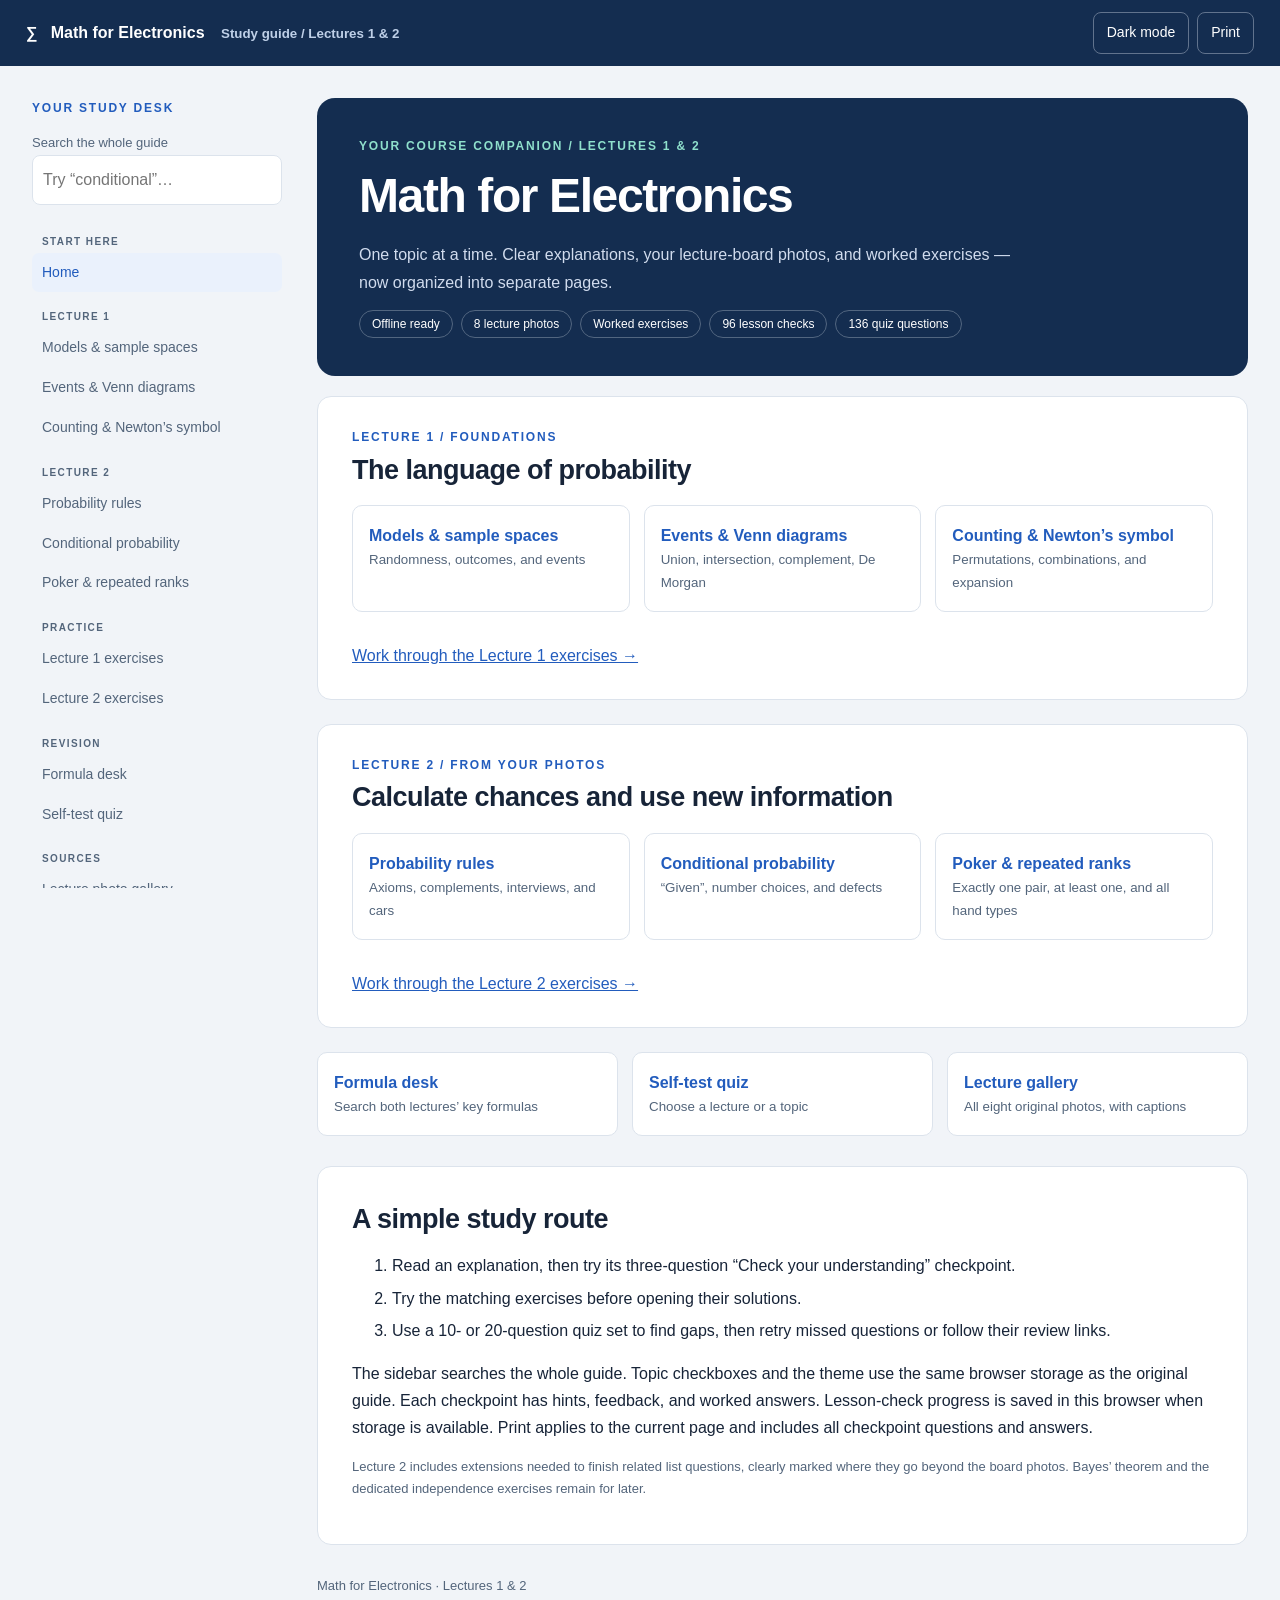
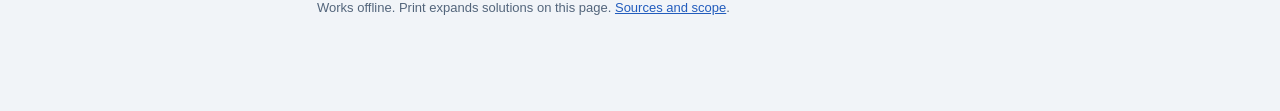
<file: index.html>
<!doctype html>
<html lang="en"><head><meta charset="utf-8"><meta name="viewport" content="width=device-width,initial-scale=1"><title>Home · Math for Electronics</title><meta name="description" content="An interactive study guide to probability models, events, Venn diagrams and combinatorics."><link rel="stylesheet" href="style.css"><link rel="stylesheet" href="practice.css"><link rel="stylesheet" href="katex/katex.min.css"><script src="theme.js"></script><script defer src="katex/katex.min.js"></script><script defer src="katex/auto-render.min.js"></script><script defer src="search-index.js"></script><script defer src="app.js"></script><script defer src="checks-data.js"></script><script defer src="exercises.js"></script></head>
<body data-page="index"><a class="skip" href="#main">Skip to guide</a><header><a href="index.html">∑ &nbsp; Math for Electronics <small>Study guide / Lectures 1 &amp; 2</small></a><div class="tools"><button id="menu" aria-expanded="false" aria-controls="sidebar">Menu</button><button id="theme">Dark mode</button><button id="print">Print</button></div></header>
<div class="layout"><aside id="sidebar"><p class="eyebrow">Your study desk</p><label class="mini" for="search">Search the whole guide</label><input id="search" class="search" type="search" placeholder="Try “conditional”…"><div id="searchResults" aria-live="polite"></div><nav aria-label="Study pages"><p class="nav-label">Start here</p><a href="index.html" data-page-link="index" class="active" aria-current="page">Home</a><p class="nav-label">Lecture 1</p><a href="models.html" data-page-link="models">Models & sample spaces</a><a href="events.html" data-page-link="events">Events & Venn diagrams</a><a href="counting.html" data-page-link="counting">Counting & Newton’s symbol</a><p class="nav-label">Lecture 2</p><a href="probability.html" data-page-link="probability">Probability rules</a><a href="conditional.html" data-page-link="conditional">Conditional probability</a><a href="poker.html" data-page-link="poker">Poker & repeated ranks</a><p class="nav-label">Practice</p><a href="practice-1.html" data-page-link="practice-1">Lecture 1 exercises</a><a href="practice-2.html" data-page-link="practice-2">Lecture 2 exercises</a><p class="nav-label">Revision</p><a href="formulas.html" data-page-link="formulas">Formula desk</a><a href="quiz.html" data-page-link="quiz">Self-test quiz</a><p class="nav-label">Sources</p><a href="photos.html" data-page-link="photos">Lecture photo gallery</a><a href="references.html" data-page-link="references">Reading & scope</a></nav><div class="progress"><span id="progressText">0 of 9 topics mastered</span><progress id="progressBar" max="9" value="0"></progress><p>Tick topics as you master them.</p><button id="resetProgress">Reset progress</button></div></aside><main id="main"><div class="hero" id="home"><div class="eyebrow">Your course companion / Lectures 1 &amp; 2</div><h1>Math for Electronics</h1><p>One topic at a time. Clear explanations, your lecture-board photos, and worked exercises — now organized into separate pages.</p><div class="chips"><span>Offline ready</span><span>8 lecture photos</span><span>Worked exercises</span><span>96 lesson checks</span><span>136 quiz questions</span></div></div>
<section class="topic" id="lecture1"><div class="eyebrow">Lecture 1 / Foundations</div><h2>The language of probability</h2><div class="route"><a href="models.html">Models &amp; sample spaces<small>Randomness, outcomes, and events</small></a><a href="events.html">Events &amp; Venn diagrams<small>Union, intersection, complement, De Morgan</small></a><a href="counting.html">Counting &amp; Newton’s symbol<small>Permutations, combinations, and expansion</small></a></div><a href="practice-1.html">Work through the Lecture 1 exercises →</a></section>
<section class="topic" id="lecture2"><div class="eyebrow">Lecture 2 / From your photos</div><h2>Calculate chances and use new information</h2><div class="route"><a href="probability.html">Probability rules<small>Axioms, complements, interviews, and cars</small></a><a href="conditional.html">Conditional probability<small>“Given”, number choices, and defects</small></a><a href="poker.html">Poker &amp; repeated ranks<small>Exactly one pair, at least one, and all hand types</small></a></div><a href="practice-2.html">Work through the Lecture 2 exercises →</a></section>
<div class="route"><a href="formulas.html">Formula desk<small>Search both lectures’ key formulas</small></a><a href="quiz.html">Self-test quiz<small>Choose a lecture or a topic</small></a><a href="photos.html">Lecture gallery<small>All eight original photos, with captions</small></a></div>
<section class="topic" id="how-to"><h2>A simple study route</h2><ol><li>Read an explanation, then try its three-question “Check your understanding” checkpoint.</li><li>Try the matching exercises before opening their solutions.</li><li>Use a 10- or 20-question quiz set to find gaps, then retry missed questions or follow their review links.</li></ol><p>The sidebar searches the whole guide. Topic checkboxes and the theme use the same browser storage as the original guide. Each checkpoint has hints, feedback, and worked answers. Lesson-check progress is saved in this browser when storage is available. Print applies to the current page and includes all checkpoint questions and answers.</p><p class="mini">Lecture 2 includes extensions needed to finish related list questions, clearly marked where they go beyond the board photos. Bayes’ theorem and the dedicated independence exercises remain for later.</p></section><footer>Math for Electronics · Lectures 1 &amp; 2<br>Works offline. Print expands solutions on this page. <a href="references.html">Sources and scope</a>.</footer></main></div></body></html>
</file>
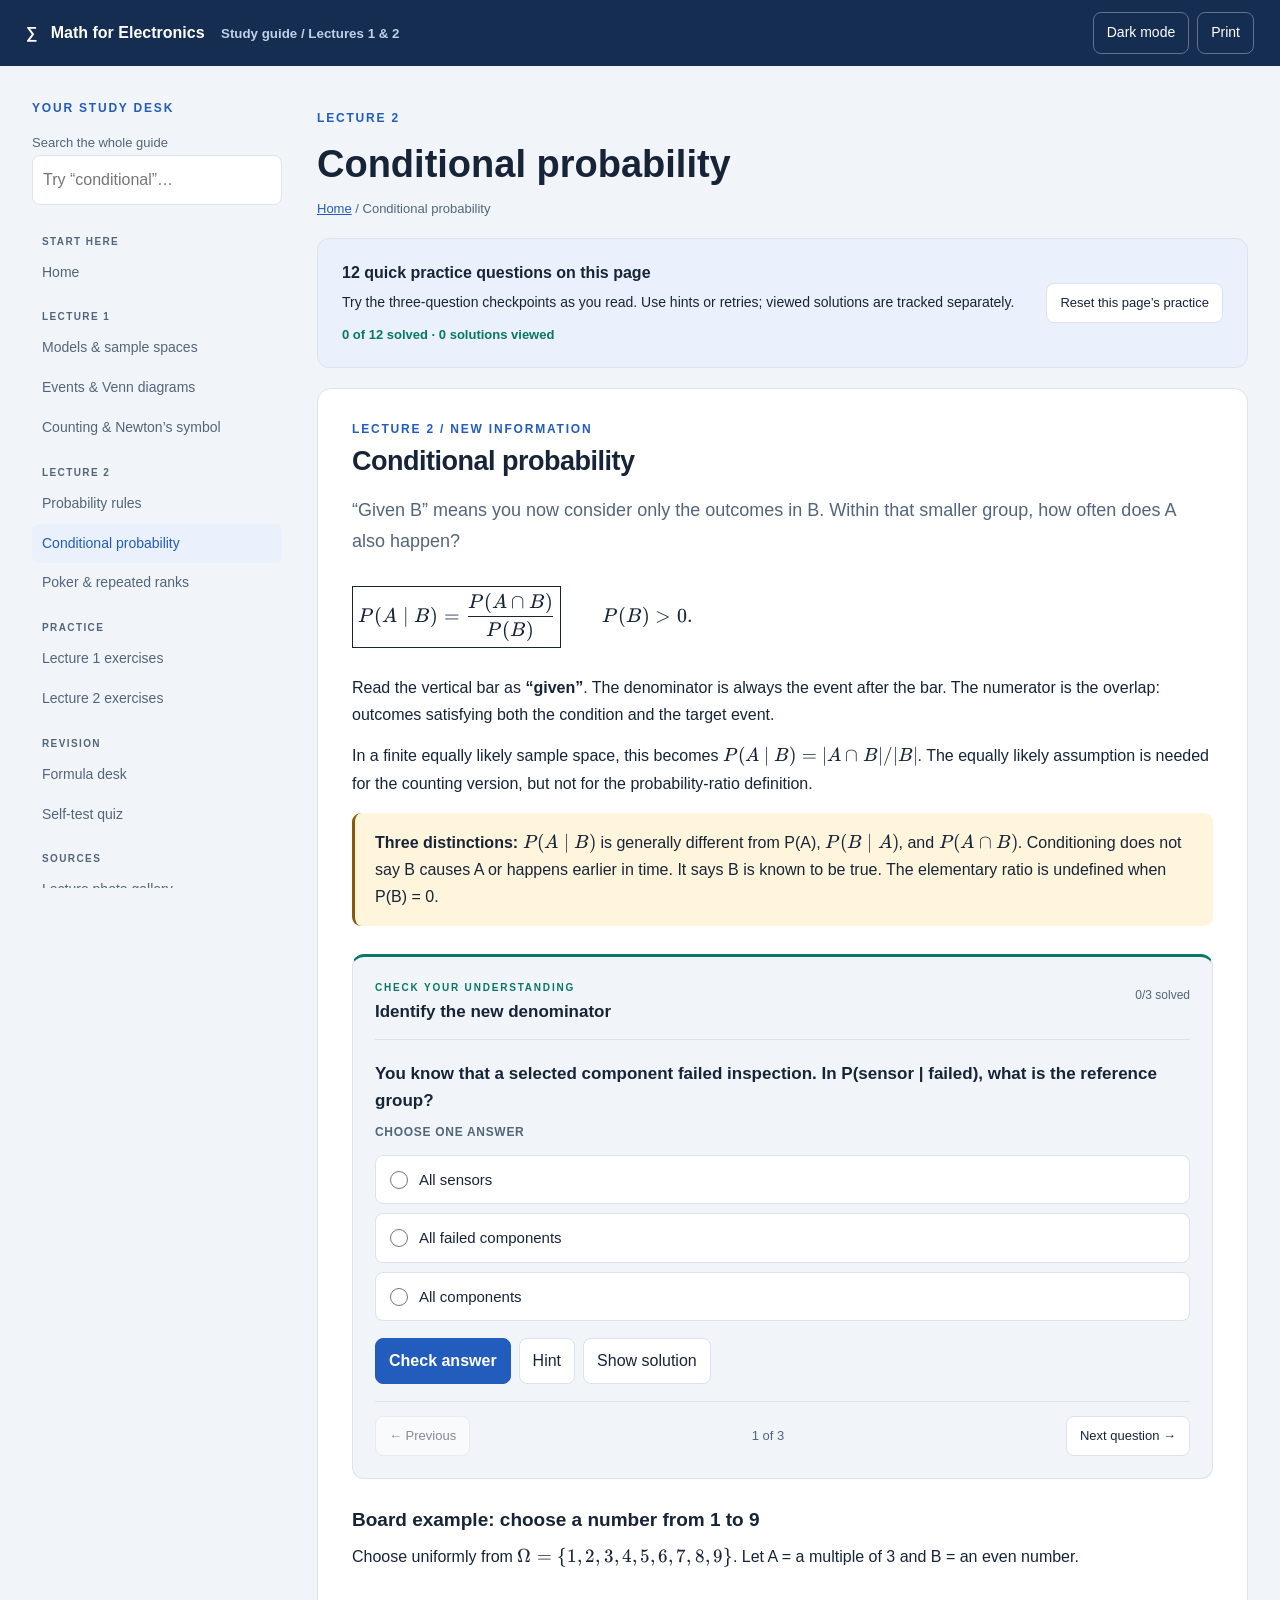
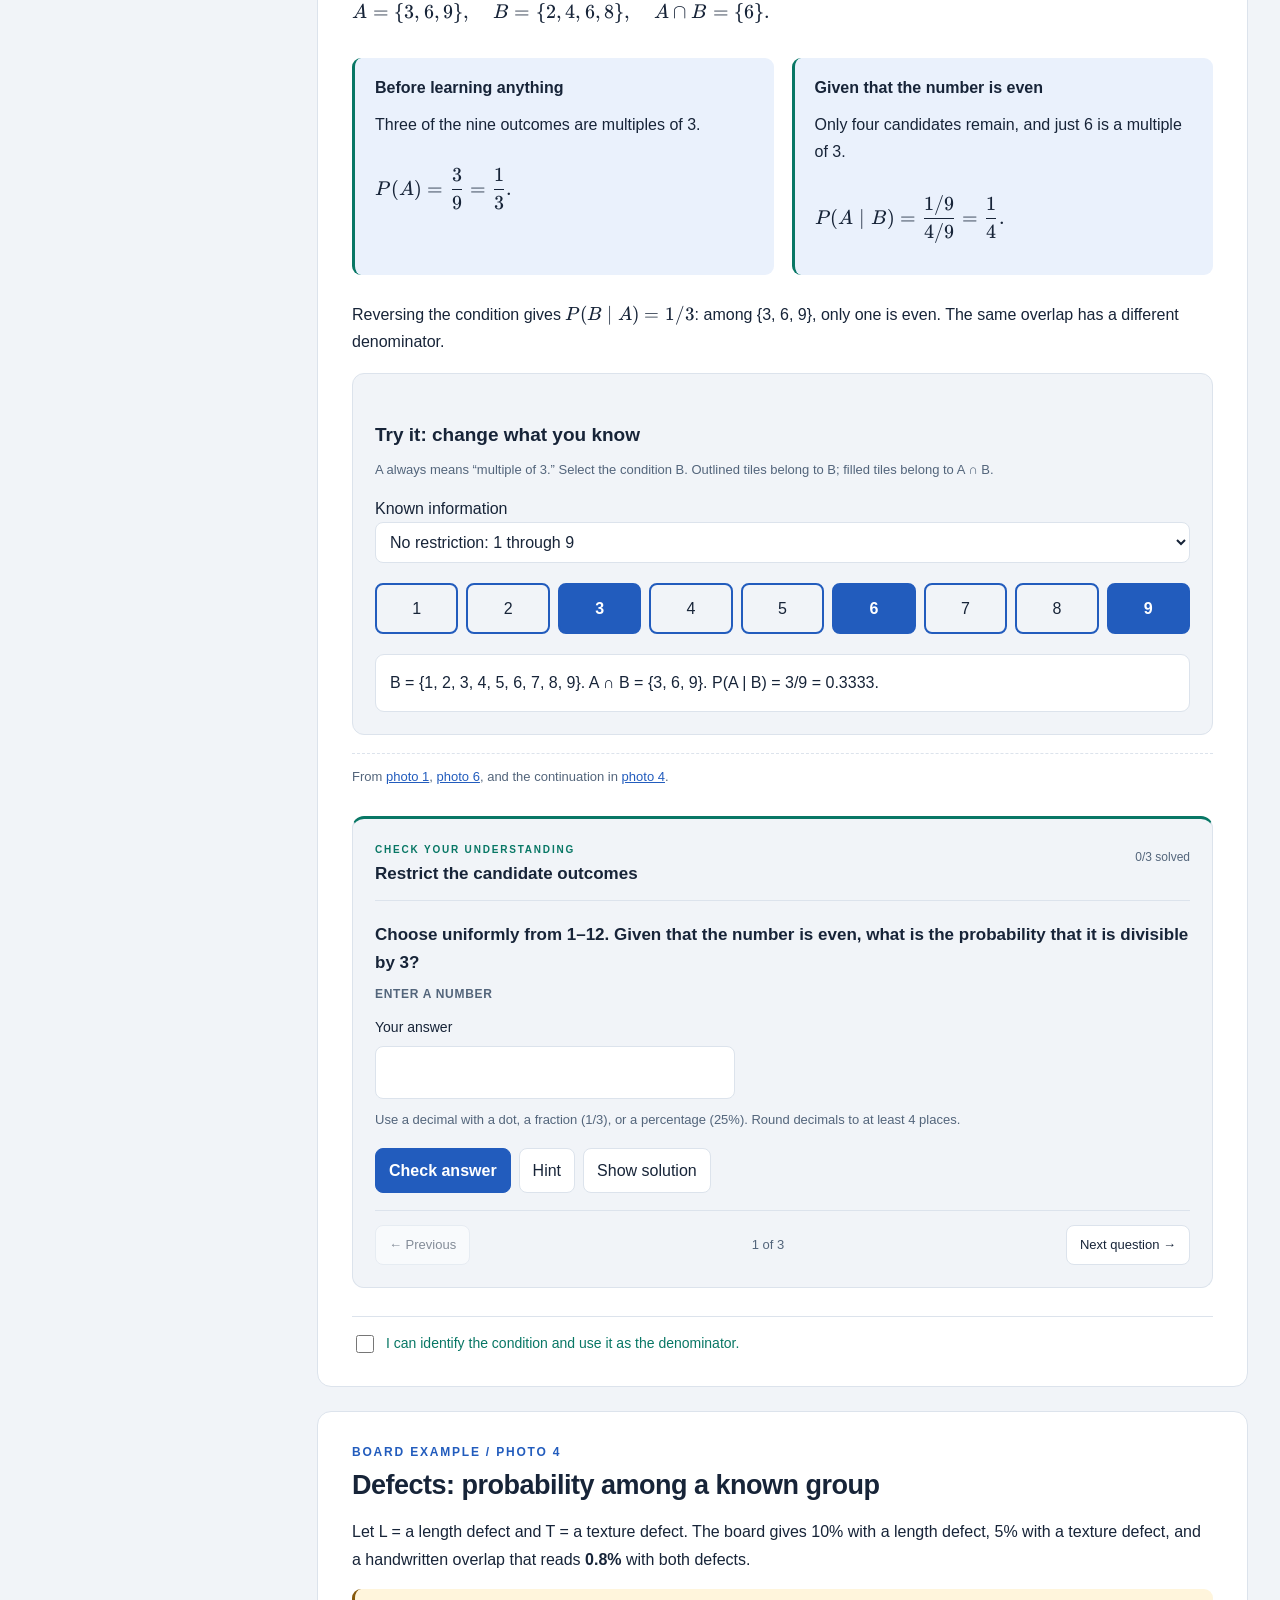
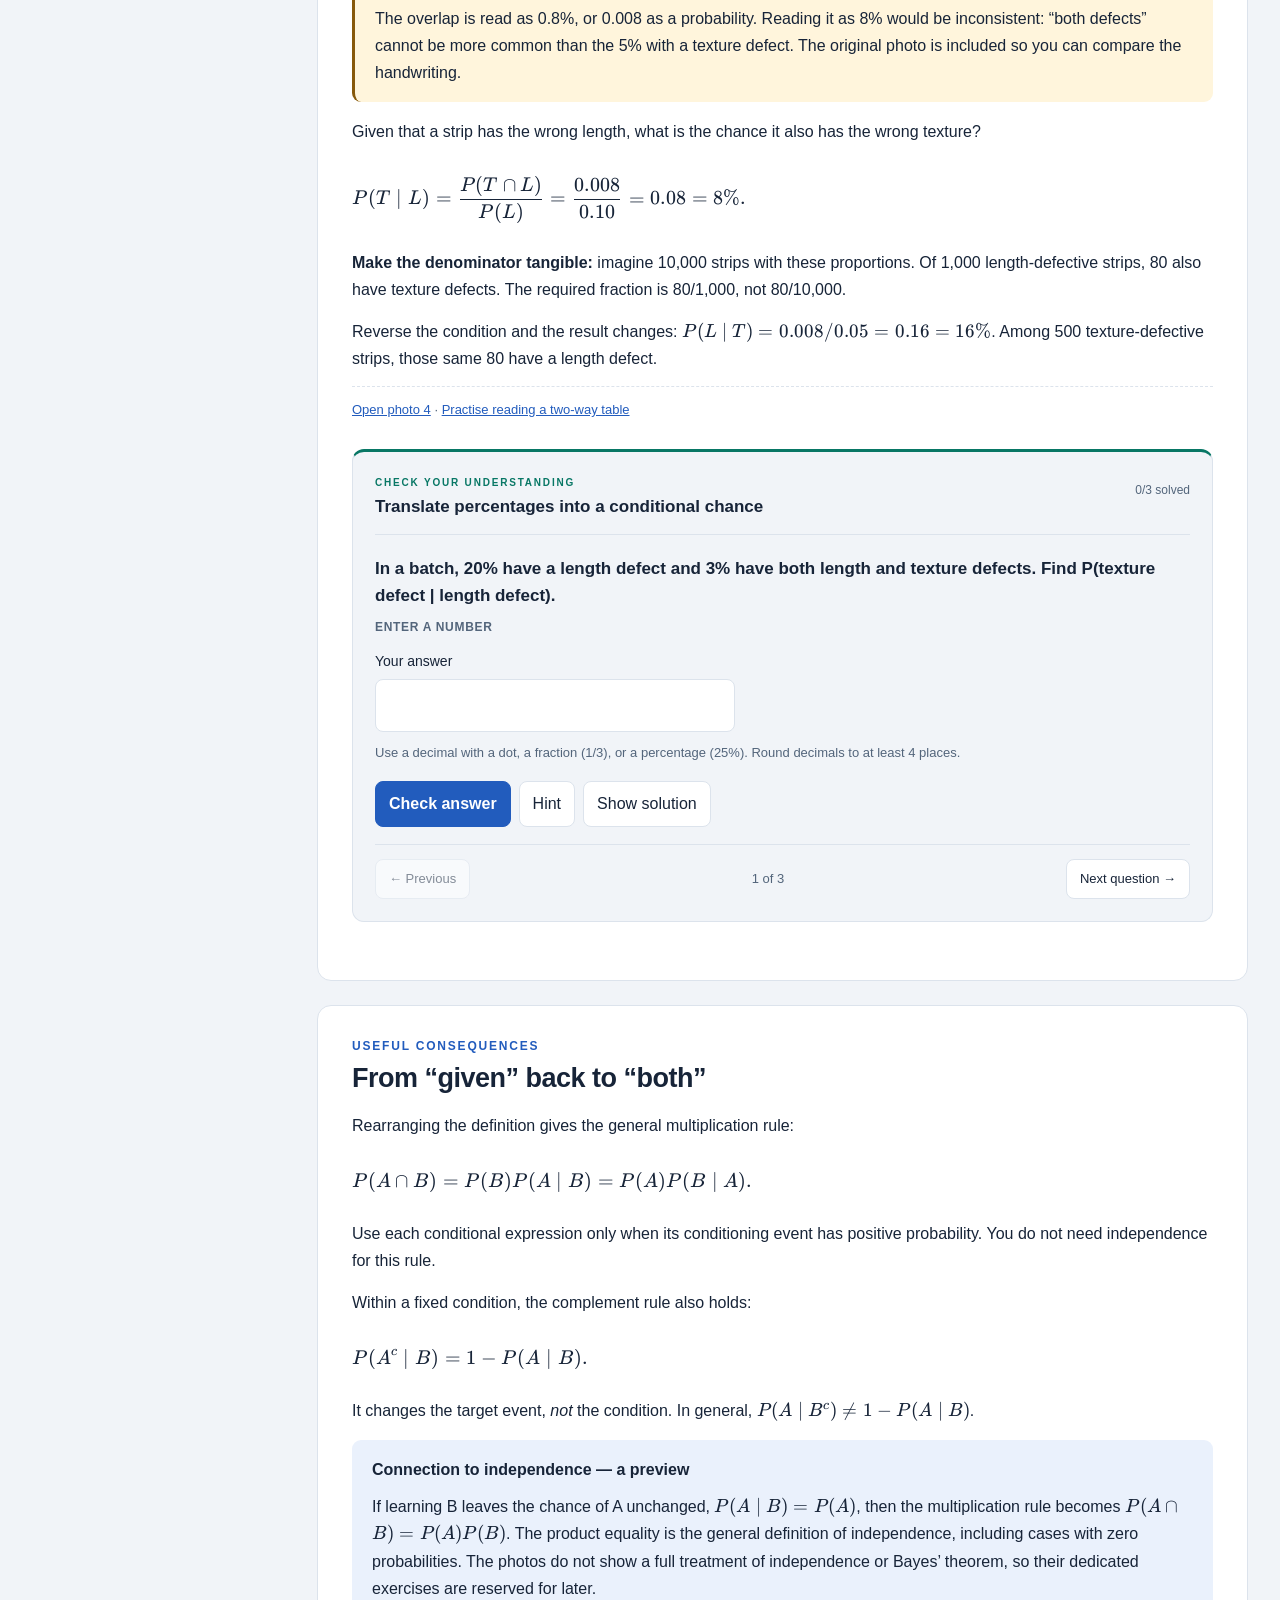
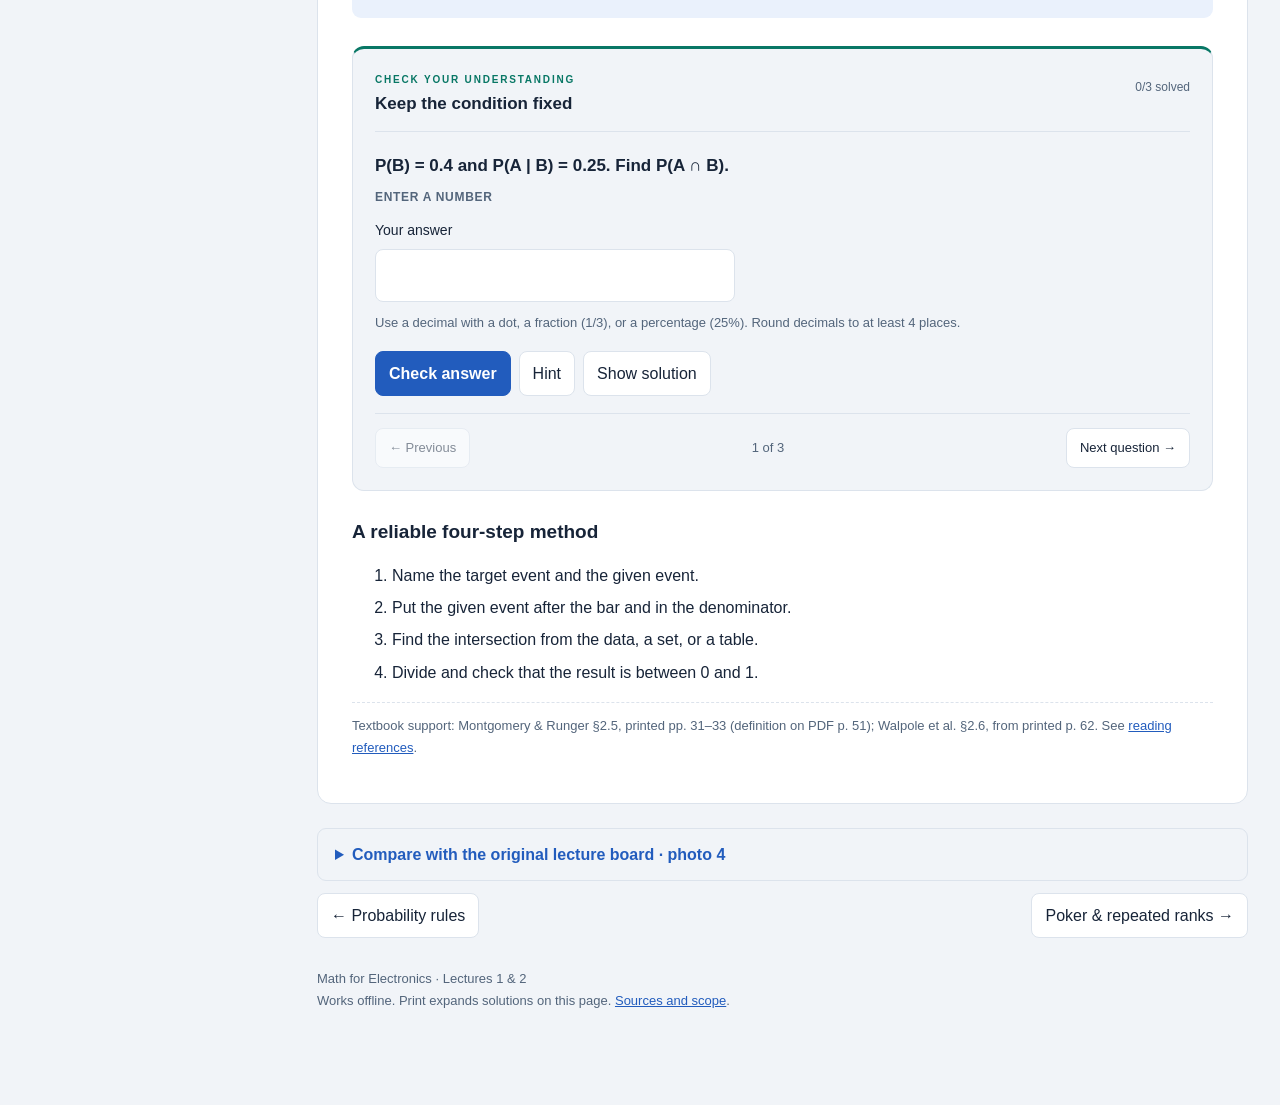
<file: conditional.html>
<!doctype html>
<html lang="en"><head><meta charset="utf-8"><meta name="viewport" content="width=device-width,initial-scale=1"><title>Conditional probability · Math for Electronics</title><meta name="description" content="An interactive study guide to probability models, events, Venn diagrams and combinatorics."><link rel="stylesheet" href="style.css"><link rel="stylesheet" href="practice.css"><link rel="stylesheet" href="katex/katex.min.css"><script src="theme.js"></script><script defer src="katex/katex.min.js"></script><script defer src="katex/auto-render.min.js"></script><script defer src="search-index.js"></script><script defer src="app.js"></script><script defer src="checks-data.js"></script><script defer src="exercises.js"></script></head>
<body data-page="conditional"><a class="skip" href="#main">Skip to guide</a><header><a href="index.html">∑ &nbsp; Math for Electronics <small>Study guide / Lectures 1 &amp; 2</small></a><div class="tools"><button id="menu" aria-expanded="false" aria-controls="sidebar">Menu</button><button id="theme">Dark mode</button><button id="print">Print</button></div></header>
<div class="layout"><aside id="sidebar"><p class="eyebrow">Your study desk</p><label class="mini" for="search">Search the whole guide</label><input id="search" class="search" type="search" placeholder="Try “conditional”…"><div id="searchResults" aria-live="polite"></div><nav aria-label="Study pages"><p class="nav-label">Start here</p><a href="index.html" data-page-link="index">Home</a><p class="nav-label">Lecture 1</p><a href="models.html" data-page-link="models">Models & sample spaces</a><a href="events.html" data-page-link="events">Events & Venn diagrams</a><a href="counting.html" data-page-link="counting">Counting & Newton’s symbol</a><p class="nav-label">Lecture 2</p><a href="probability.html" data-page-link="probability">Probability rules</a><a href="conditional.html" data-page-link="conditional" class="active" aria-current="page">Conditional probability</a><a href="poker.html" data-page-link="poker">Poker & repeated ranks</a><p class="nav-label">Practice</p><a href="practice-1.html" data-page-link="practice-1">Lecture 1 exercises</a><a href="practice-2.html" data-page-link="practice-2">Lecture 2 exercises</a><p class="nav-label">Revision</p><a href="formulas.html" data-page-link="formulas">Formula desk</a><a href="quiz.html" data-page-link="quiz">Self-test quiz</a><p class="nav-label">Sources</p><a href="photos.html" data-page-link="photos">Lecture photo gallery</a><a href="references.html" data-page-link="references">Reading & scope</a></nav><div class="progress"><span id="progressText">0 of 9 topics mastered</span><progress id="progressBar" max="9" value="0"></progress><p>Tick topics as you master them.</p><button id="resetProgress">Reset progress</button></div></aside><main id="main"><div class="page-heading"><p class="eyebrow">Lecture 2</p><h1>Conditional probability</h1><p><a href="index.html">Home</a> / Conditional probability</p></div><div class="practice-strip no-print"><div><b>12 quick practice questions on this page</b><p>Try the three-question checkpoints as you read. Use hints or retries; viewed solutions are tracked separately.</p><span id="practiceProgress" aria-live="polite">0 of 12 solved</span></div><button id="resetChecks" type="button">Reset this page’s practice</button></div><section class="topic" id="conditional"><div class="eyebrow">Lecture 2 / New information</div><h2>Conditional probability</h2><p class="lead">“Given B” means you now consider only the outcomes in B. Within that smaller group, how often does A also happen?</p><div class="math">\[\boxed{P(A\mid B)=\frac{P(A\cap B)}{P(B)}}\qquad P(B)&gt;0.\]</div><p>Read the vertical bar as <b>“given”</b>. The denominator is always the event after the bar. The numerator is the overlap: outcomes satisfying both the condition and the target event.</p><p>In a finite equally likely sample space, this becomes \(P(A\mid B)=|A\cap B|/|B|\). The equally likely assumption is needed for the counting version, but not for the probability-ratio definition.</p><div class="note"><b>Three distinctions:</b> \(P(A\mid B)\) is generally different from P(A), \(P(B\mid A)\), and \(P(A\cap B)\). Conditioning does not say B causes A or happens earlier in time. It says B is known to be true. The elementary ratio is undefined when P(B) = 0.</div><div class="checkpoint" id="check-given-definition" data-checkpoint="given-definition" role="group" aria-labelledby="check-given-definition-title"><div class="checkpoint-heading"><div><p class="eyebrow">Check your understanding</p><h3 id="check-given-definition-title">Identify the new denominator</h3></div><span class="checkpoint-status" aria-live="polite">0/3 solved</span></div><noscript><p>Enable JavaScript to answer these interactive questions.</p></noscript><ol class="print-only"><li><p>You know that a selected component failed inspection. In P(sensor | failed), what is the reference group?</p><p><b>Answer:</b> All failed components Restrict attention to failed components, then ask what fraction are sensors.</p></li><li><p>P(A ∩ B) = 0.12 and P(B) = 0.3. Find P(A | B).</p><p><b>Answer:</b> 0.4 0.12/0.3 = 0.4.</p></li><li><p>If P(B) = 0, can the elementary ratio P(A ∩ B)/P(B) define P(A | B)?</p><p><b>Answer:</b> No, the denominator is zero The elementary conditional-probability formula requires P(B) &gt; 0. More advanced conditional constructions are outside this guide.</p></li></ol></div><h3>Board example: choose a number from 1 to 9</h3><p>Choose uniformly from \(\Omega=\{1,2,3,4,5,6,7,8,9\}\). Let A = a multiple of 3 and B = an even number.</p><div class="math">\[A=\{3,6,9\},\quad B=\{2,4,6,8\},\quad A\cap B=\{6\}.\]</div><div class="grid"><div class="example"><b>Before learning anything</b><p>Three of the nine outcomes are multiples of 3.</p><div class="math">\[P(A)=\frac39=\frac13.\]</div></div><div class="example"><b>Given that the number is even</b><p>Only four candidates remain, and just 6 is a multiple of 3.</p><div class="math">\[P(A\mid B)=\frac{1/9}{4/9}=\frac14.\]</div></div></div><p>Reversing the condition gives \(P(B\mid A)=1/3\): among {3, 6, 9}, only one is even. The same overlap has a different denominator.</p><div class="lab"><h3>Try it: change what you know</h3><p class="mini">A always means “multiple of 3.” Select the condition B. Outlined tiles belong to B; filled tiles belong to A ∩ B.</p><label for="conditionSelect">Known information</label><select id="conditionSelect"><option value="all">No restriction: 1 through 9</option><option value="even">The number is even</option><option value="odd">The number is odd</option><option value="large">The number is greater than 6</option><option value="multiple">The number is a multiple of 3</option></select><div id="numberTiles" class="number-tiles" aria-label="Nine possible outcomes"></div><output id="conditionOutput" aria-live="polite"></output></div><p class="source-note">From <a href="photos.html#photo1">photo 1</a>, <a href="photos.html#photo6">photo 6</a>, and the continuation in <a href="photos.html#photo4">photo 4</a>.</p><div class="checkpoint" id="check-conditional-numbers" data-checkpoint="conditional-numbers" role="group" aria-labelledby="check-conditional-numbers-title"><div class="checkpoint-heading"><div><p class="eyebrow">Check your understanding</p><h3 id="check-conditional-numbers-title">Restrict the candidate outcomes</h3></div><span class="checkpoint-status" aria-live="polite">0/3 solved</span></div><noscript><p>Enable JavaScript to answer these interactive questions.</p></noscript><ol class="print-only"><li><p>Choose uniformly from 1–12. Given that the number is even, what is the probability that it is divisible by 3?</p><p><b>Answer:</b> 1/3 (about 0.3333) The condition leaves {2, 4, 6, 8, 10, 12}; favorable outcomes are {6, 12}. Thus 2/6 = 1/3.</p></li><li><p>Choose uniformly from 1–12. Given that the number is divisible by 3, what is the probability that it is even?</p><p><b>Answer:</b> 1/2 Among {3, 6, 9, 12}, two are even. The result is 2/4 = 1/2.</p></li><li><p>For a uniform choice from 1–12, let A = divisible by 3 and B = even. Which numbers belong to A ∩ B?</p><p><b>Answer:</b> 6; 12 Only 6 and 12 are both even and divisible by 3.</p></li></ol></div><label class="done"><input type="checkbox" data-topic="conditional"> I can identify the condition and use it as the denominator.</label></section>
<section class="topic" id="cloth"><div class="eyebrow">Board example / Photo 4</div><h2>Defects: probability among a known group</h2><p>Let L = a length defect and T = a texture defect. The board gives 10% with a length defect, 5% with a texture defect, and a handwritten overlap that reads <b>0.8%</b> with both defects.</p><div class="note">The overlap is read as 0.8%, or 0.008 as a probability. Reading it as 8% would be inconsistent: “both defects” cannot be more common than the 5% with a texture defect. The original photo is included so you can compare the handwriting.</div><p>Given that a strip has the wrong length, what is the chance it also has the wrong texture?</p><div class="math">\[P(T\mid L)=\frac{P(T\cap L)}{P(L)}=\frac{0.008}{0.10}=0.08=8\%.\]</div><p><b>Make the denominator tangible:</b> imagine 10,000 strips with these proportions. Of 1,000 length-defective strips, 80 also have texture defects. The required fraction is 80/1,000, not 80/10,000.</p><p>Reverse the condition and the result changes: \(P(L\mid T)=0.008/0.05=0.16=16\%\). Among 500 texture-defective strips, those same 80 have a length defect.</p><p class="source-note"><a href="photos.html#photo4">Open photo 4</a> · <a href="practice-2.html#exercise21-students">Practise reading a two-way table</a></p><div class="checkpoint" id="check-conditional-defects" data-checkpoint="conditional-defects" role="group" aria-labelledby="check-conditional-defects-title"><div class="checkpoint-heading"><div><p class="eyebrow">Check your understanding</p><h3 id="check-conditional-defects-title">Translate percentages into a conditional chance</h3></div><span class="checkpoint-status" aria-live="polite">0/3 solved</span></div><noscript><p>Enable JavaScript to answer these interactive questions.</p></noscript><ol class="print-only"><li><p>In a batch, 20% have a length defect and 3% have both length and texture defects. Find P(texture defect | length defect).</p><p><b>Answer:</b> 0.15 (15%) 0.03/0.20 = 0.15. Among the length-defective group, 15% also have a texture defect.</p></li><li><p>In that batch, 10% have a texture defect. Find P(length defect | texture defect).</p><p><b>Answer:</b> 0.3 (30%) 0.03/0.10 = 0.30. The reversed condition has a different reference group.</p></li><li><p>Which interpretation of “3% have both defects” is correct?</p><p><b>Answer:</b> 3% of the whole batch have both defects The 3% is a joint probability relative to the whole batch. Conditional probabilities divide it by the probability of the known group.</p></li></ol></div></section>
<section class="topic" id="conditional-rules"><div class="eyebrow">Useful consequences</div><h2>From “given” back to “both”</h2><p>Rearranging the definition gives the general multiplication rule:</p><div class="math">\[P(A\cap B)=P(B)P(A\mid B)=P(A)P(B\mid A).\]</div><p>Use each conditional expression only when its conditioning event has positive probability. You do not need independence for this rule.</p><p>Within a fixed condition, the complement rule also holds:</p><div class="math">\[P(A^c\mid B)=1-P(A\mid B).\]</div><p>It changes the target event, <em>not</em> the condition. In general, \(P(A\mid B^c)\ne1-P(A\mid B)\).</p><div class="box"><b>Connection to independence — a preview</b><p>If learning B leaves the chance of A unchanged, \(P(A\mid B)=P(A)\), then the multiplication rule becomes \(P(A\cap B)=P(A)P(B)\). The product equality is the general definition of independence, including cases with zero probabilities. The photos do not show a full treatment of independence or Bayes’ theorem, so their dedicated exercises are reserved for later.</p></div><div class="checkpoint" id="check-conditional-products" data-checkpoint="conditional-products" role="group" aria-labelledby="check-conditional-products-title"><div class="checkpoint-heading"><div><p class="eyebrow">Check your understanding</p><h3 id="check-conditional-products-title">Keep the condition fixed</h3></div><span class="checkpoint-status" aria-live="polite">0/3 solved</span></div><noscript><p>Enable JavaScript to answer these interactive questions.</p></noscript><ol class="print-only"><li><p>P(B) = 0.4 and P(A | B) = 0.25. Find P(A ∩ B).</p><p><b>Answer:</b> 0.1 P(A ∩ B) = P(B)P(A | B) = 0.4 × 0.25 = 0.1. No independence assumption is needed.</p></li><li><p>P(A | B) = 0.65. Find P(Aᶜ | B).</p><p><b>Answer:</b> 0.35 1 − 0.65 = 0.35. This does not give P(A | Bᶜ).</p></li><li><p>Assume P(A) &gt; 0 and P(B) &gt; 0. Which equalities always hold?</p><p><b>Answer:</b> P(A ∩ B) = P(B)P(A | B); P(Aᶜ | B) = 1 − P(A | B); P(A ∩ B) = P(A)P(B | A) Both product identities follow from the definition, and complementing the target works within B. The two reversed conditional probabilities need not be equal.</p></li></ol></div><h3>A reliable four-step method</h3><ol><li>Name the target event and the given event.</li><li>Put the given event after the bar and in the denominator.</li><li>Find the intersection from the data, a set, or a table.</li><li>Divide and check that the result is between 0 and 1.</li></ol><p class="source-note">Textbook support: Montgomery &amp; Runger §2.5, printed pp. 31–33 (definition on PDF p. 51); Walpole et al. §2.6, from printed p. 62. See <a href="references.html">reading references</a>.</p></section>
<details class="source-photo"><summary>Compare with the original lecture board · photo 4</summary><figure><a href="../img/lec2/4.jpg" target="_blank" rel="noopener"><img src="../img/lec2/4.jpg" alt="Conditional probability and cloth defects" width="2048" height="1536" loading="lazy"></a><figcaption>The even-number condition, the conditional formula, and the cloth-defect example. The overlap is read as 0.8%; see the typed note. <a href="photos.html">View all eight photos</a>.</figcaption></figure></details><div class="page-turn no-print"><a class="button" href="probability.html">← Probability rules</a><a class="button" href="poker.html">Poker & repeated ranks →</a></div><footer>Math for Electronics · Lectures 1 &amp; 2<br>Works offline. Print expands solutions on this page. <a href="references.html">Sources and scope</a>.</footer></main></div></body></html>
</file>
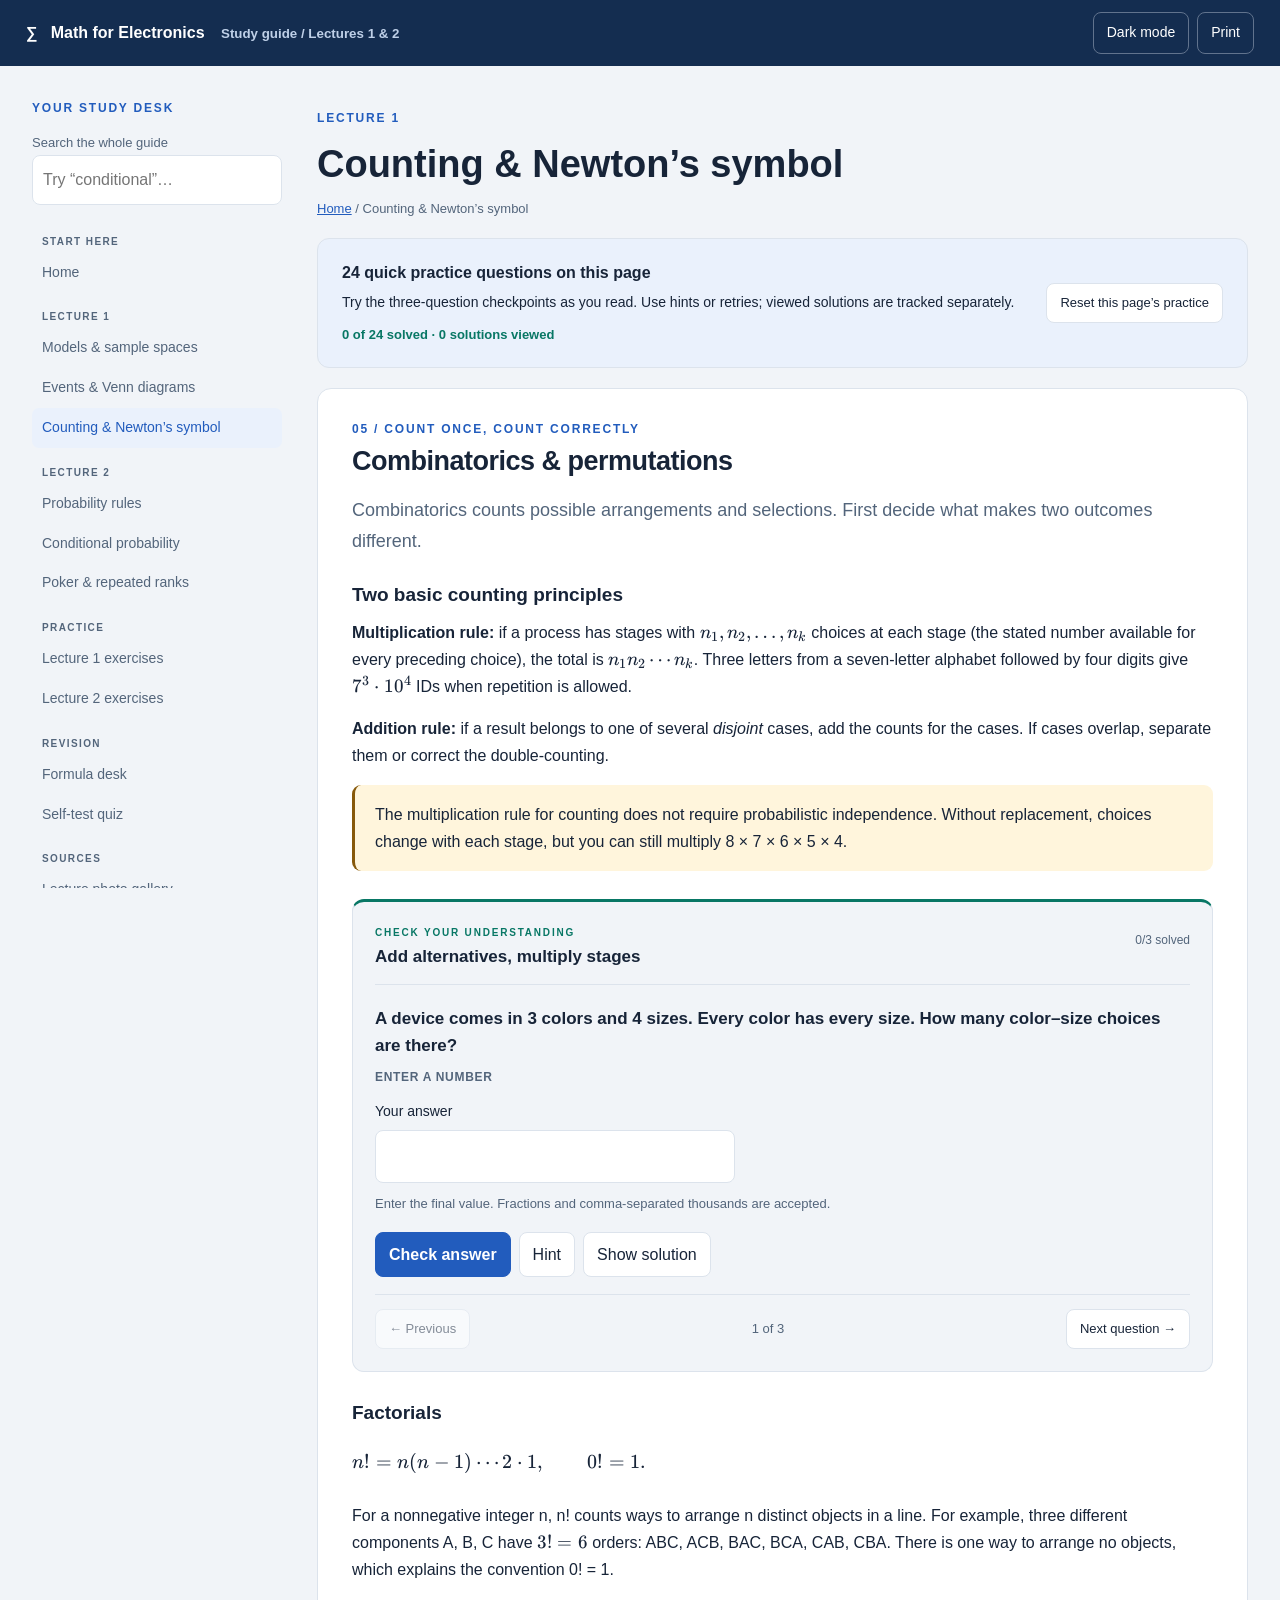
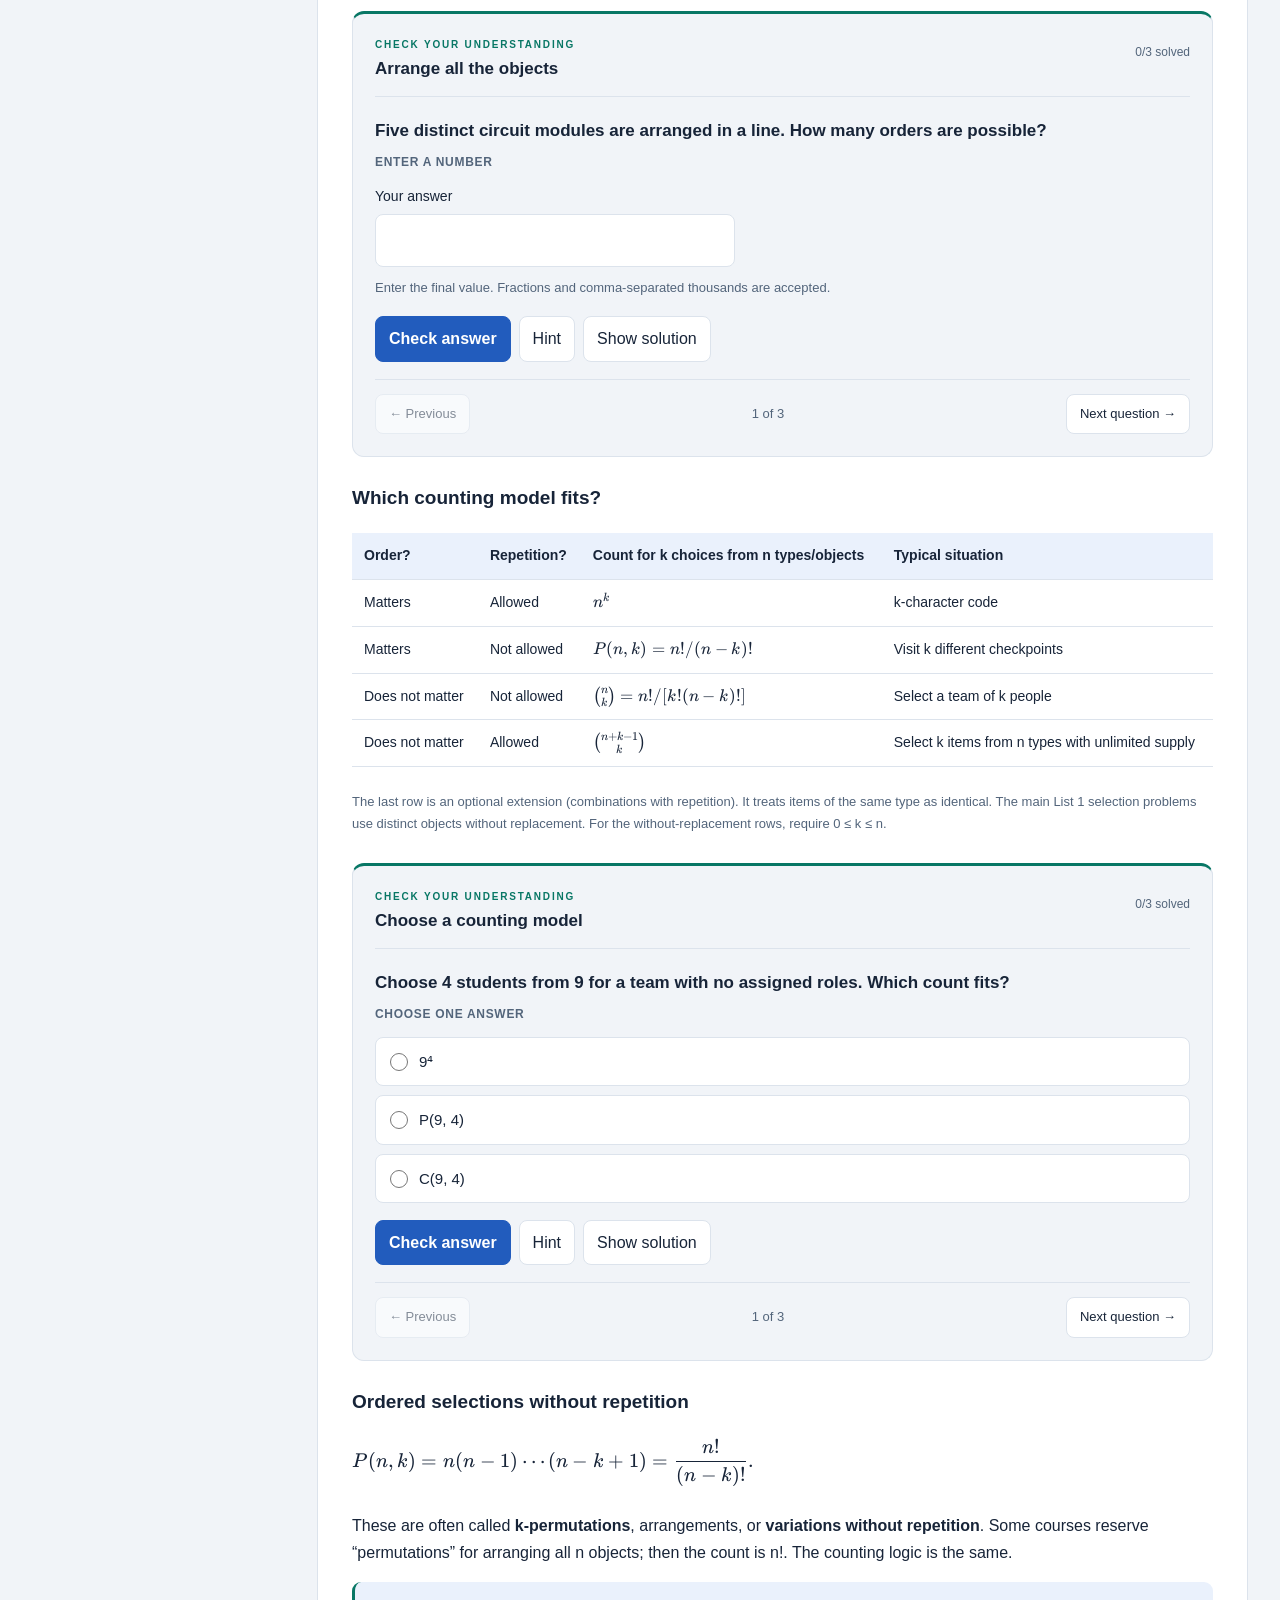
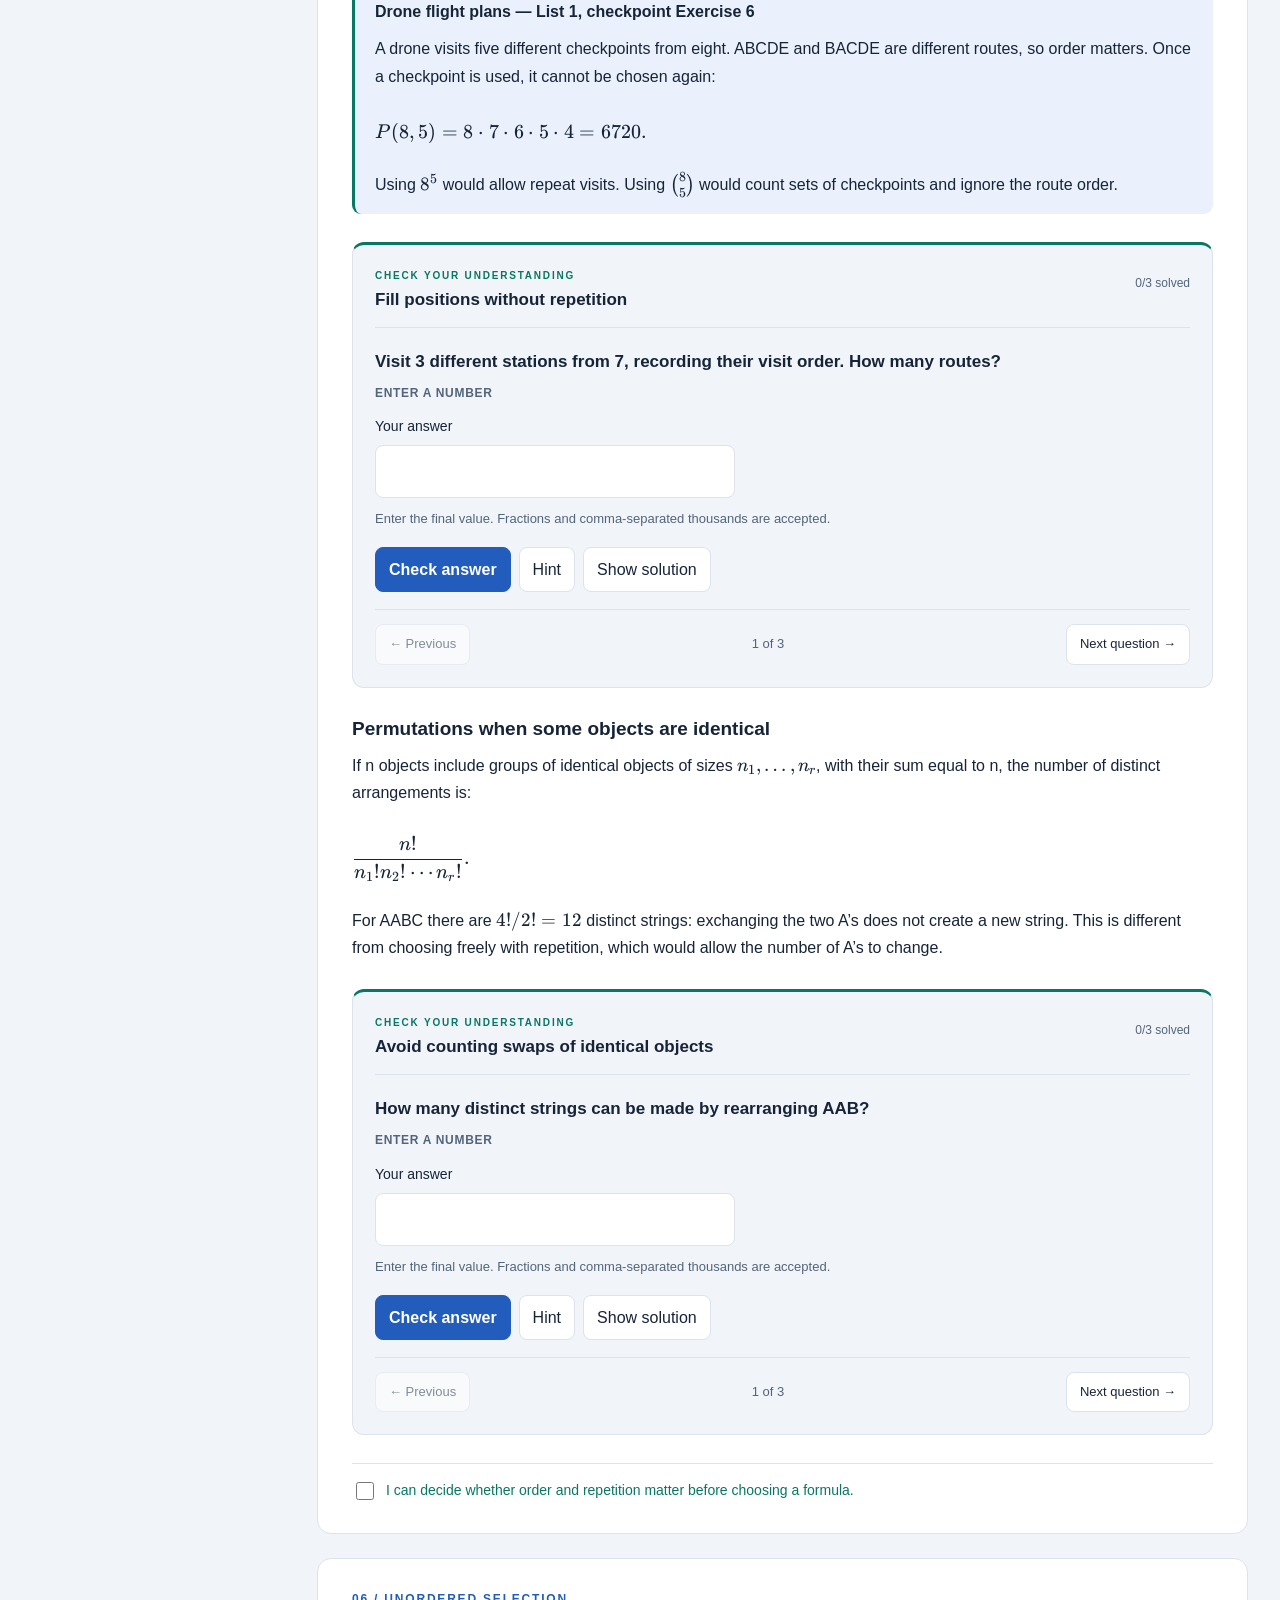
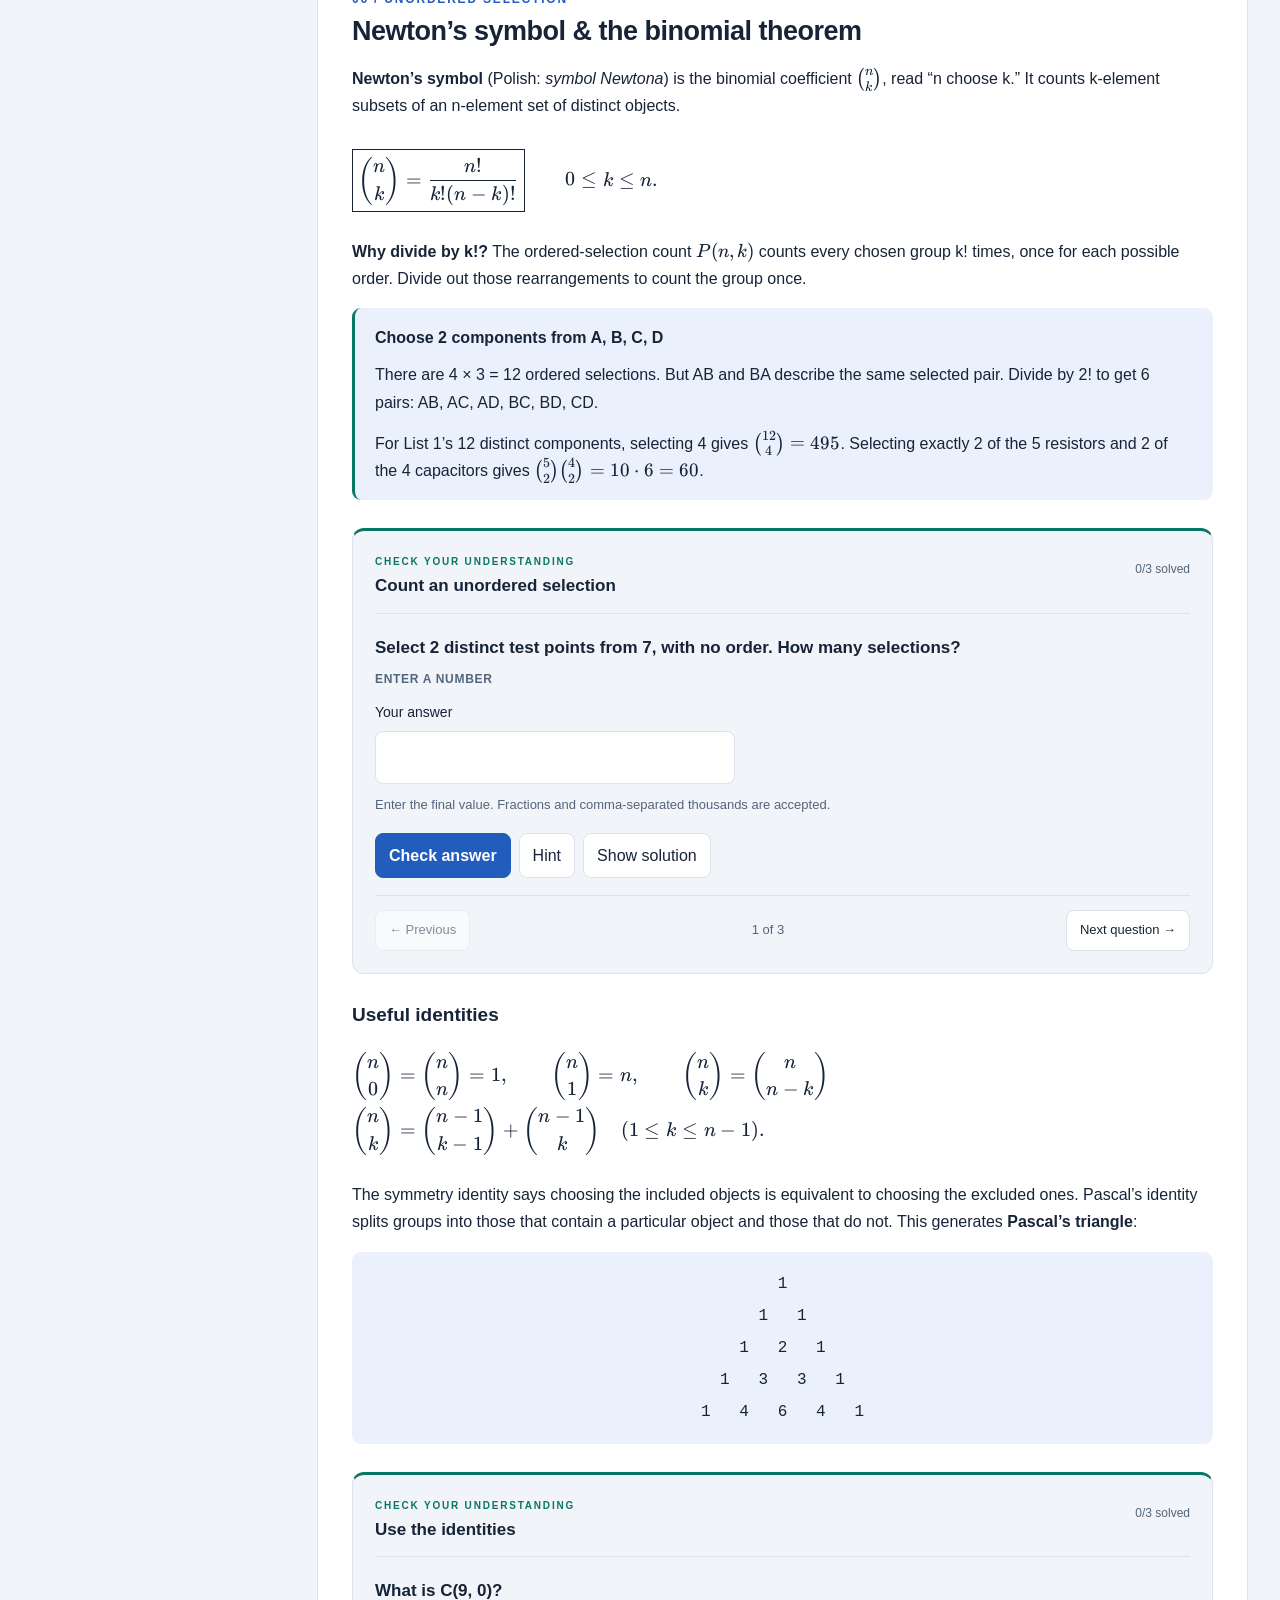
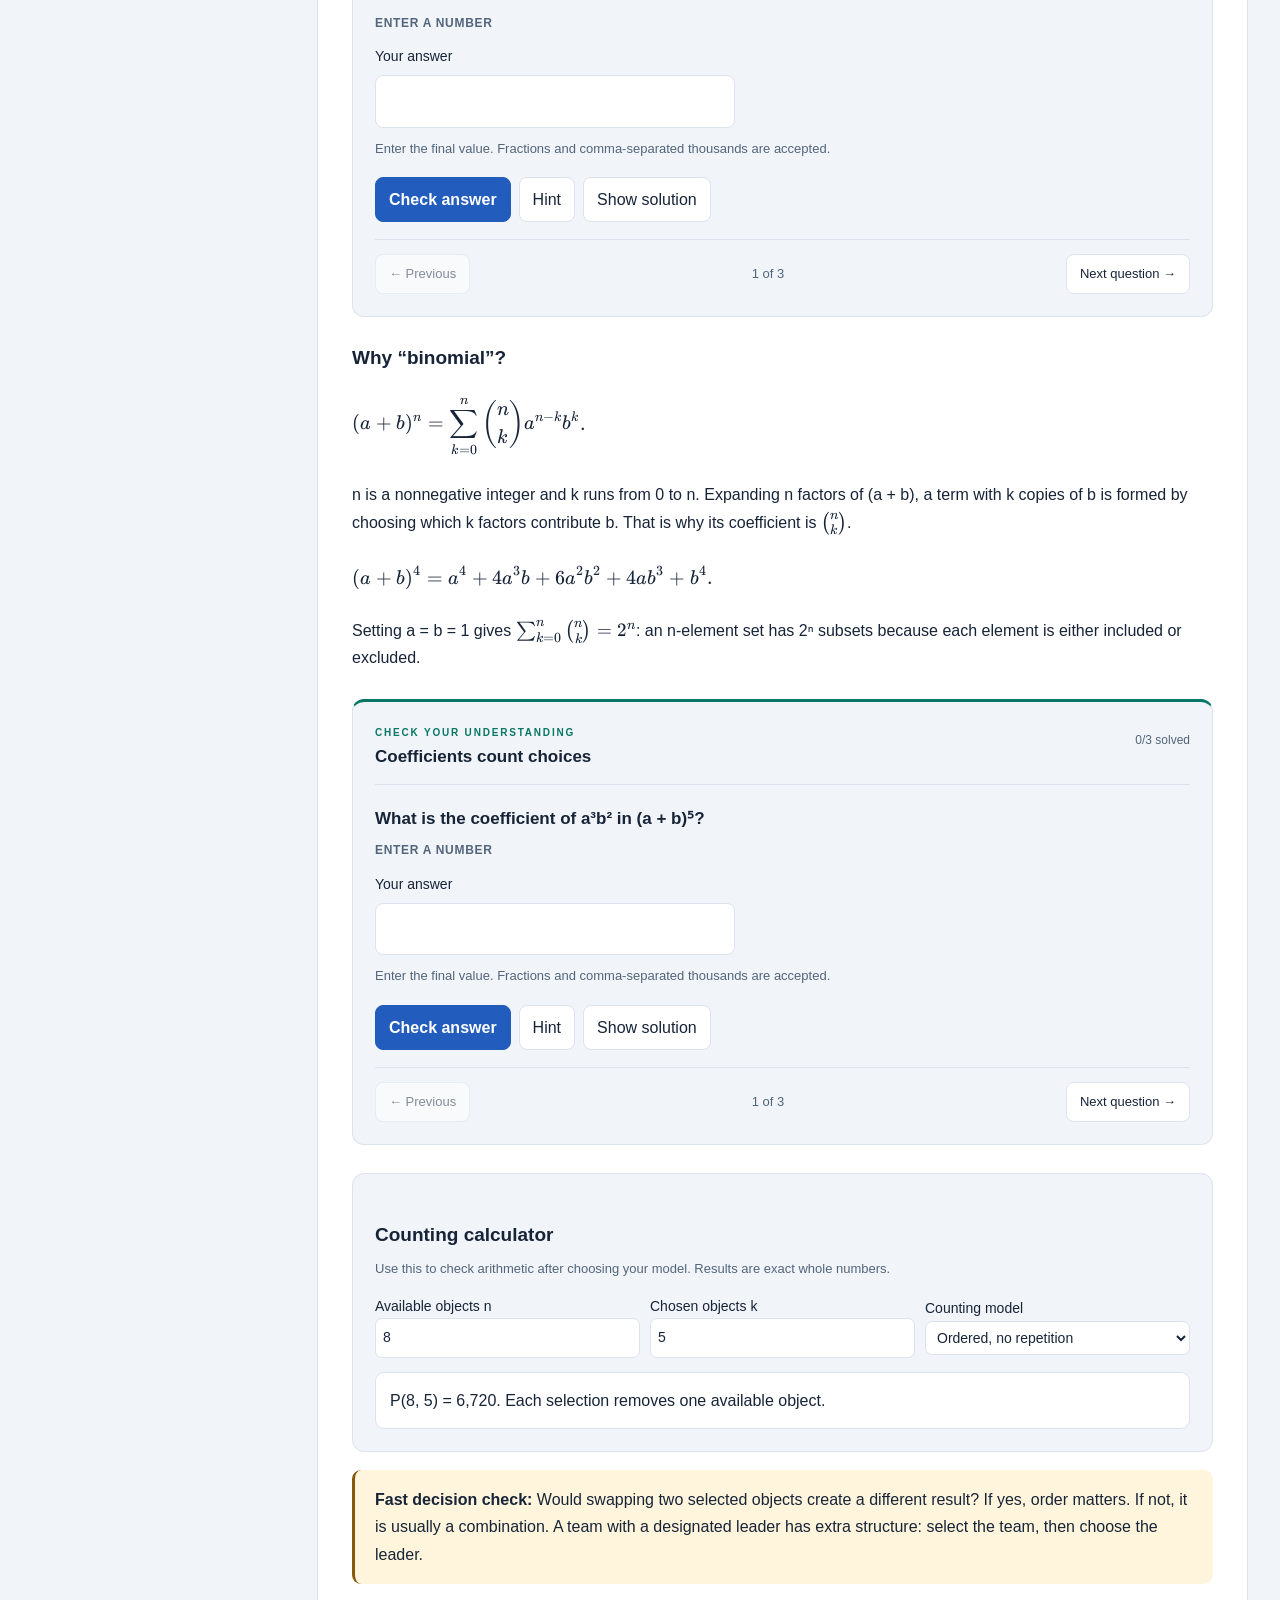
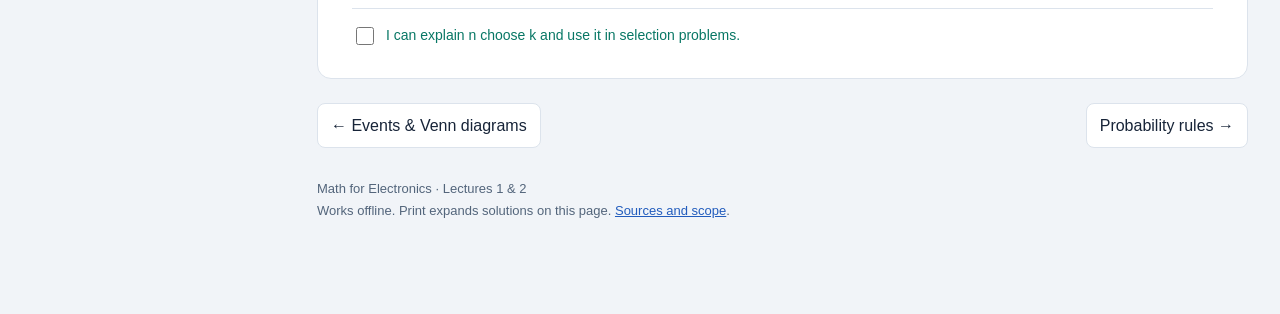
<file: counting.html>
<!doctype html>
<html lang="en"><head><meta charset="utf-8"><meta name="viewport" content="width=device-width,initial-scale=1"><title>Counting &amp; Newton’s symbol · Math for Electronics</title><meta name="description" content="An interactive study guide to probability models, events, Venn diagrams and combinatorics."><link rel="stylesheet" href="style.css"><link rel="stylesheet" href="practice.css"><link rel="stylesheet" href="katex/katex.min.css"><script src="theme.js"></script><script defer src="katex/katex.min.js"></script><script defer src="katex/auto-render.min.js"></script><script defer src="search-index.js"></script><script defer src="app.js"></script><script defer src="checks-data.js"></script><script defer src="exercises.js"></script></head>
<body data-page="counting"><a class="skip" href="#main">Skip to guide</a><header><a href="index.html">∑ &nbsp; Math for Electronics <small>Study guide / Lectures 1 &amp; 2</small></a><div class="tools"><button id="menu" aria-expanded="false" aria-controls="sidebar">Menu</button><button id="theme">Dark mode</button><button id="print">Print</button></div></header>
<div class="layout"><aside id="sidebar"><p class="eyebrow">Your study desk</p><label class="mini" for="search">Search the whole guide</label><input id="search" class="search" type="search" placeholder="Try “conditional”…"><div id="searchResults" aria-live="polite"></div><nav aria-label="Study pages"><p class="nav-label">Start here</p><a href="index.html" data-page-link="index">Home</a><p class="nav-label">Lecture 1</p><a href="models.html" data-page-link="models">Models & sample spaces</a><a href="events.html" data-page-link="events">Events & Venn diagrams</a><a href="counting.html" data-page-link="counting" class="active" aria-current="page">Counting & Newton’s symbol</a><p class="nav-label">Lecture 2</p><a href="probability.html" data-page-link="probability">Probability rules</a><a href="conditional.html" data-page-link="conditional">Conditional probability</a><a href="poker.html" data-page-link="poker">Poker & repeated ranks</a><p class="nav-label">Practice</p><a href="practice-1.html" data-page-link="practice-1">Lecture 1 exercises</a><a href="practice-2.html" data-page-link="practice-2">Lecture 2 exercises</a><p class="nav-label">Revision</p><a href="formulas.html" data-page-link="formulas">Formula desk</a><a href="quiz.html" data-page-link="quiz">Self-test quiz</a><p class="nav-label">Sources</p><a href="photos.html" data-page-link="photos">Lecture photo gallery</a><a href="references.html" data-page-link="references">Reading & scope</a></nav><div class="progress"><span id="progressText">0 of 9 topics mastered</span><progress id="progressBar" max="9" value="0"></progress><p>Tick topics as you master them.</p><button id="resetProgress">Reset progress</button></div></aside><main id="main"><div class="page-heading"><p class="eyebrow">Lecture 1</p><h1>Counting & Newton’s symbol</h1><p><a href="index.html">Home</a> / Counting & Newton’s symbol</p></div><div class="practice-strip no-print"><div><b>24 quick practice questions on this page</b><p>Try the three-question checkpoints as you read. Use hints or retries; viewed solutions are tracked separately.</p><span id="practiceProgress" aria-live="polite">0 of 24 solved</span></div><button id="resetChecks" type="button">Reset this page’s practice</button></div><section class="topic" id="counting"><div class="eyebrow">05 / Count once, count correctly</div><h2>Combinatorics &amp; permutations</h2><p class="lead">Combinatorics counts possible arrangements and selections. First decide what makes two outcomes different.</p><h3>Two basic counting principles</h3><p><b>Multiplication rule:</b> if a process has stages with \(n_1,n_2,\ldots,n_k\) choices at each stage (the stated number available for every preceding choice), the total is \(n_1n_2\cdots n_k\). Three letters from a seven-letter alphabet followed by four digits give \(7^3\cdot10^4\) IDs when repetition is allowed.</p><p><b>Addition rule:</b> if a result belongs to one of several <em>disjoint</em> cases, add the counts for the cases. If cases overlap, separate them or correct the double-counting.</p><div class="note">The multiplication rule for counting does not require probabilistic independence. Without replacement, choices change with each stage, but you can still multiply 8 × 7 × 6 × 5 × 4.</div><div class="checkpoint" id="check-counting-rules" data-checkpoint="counting-rules" role="group" aria-labelledby="check-counting-rules-title"><div class="checkpoint-heading"><div><p class="eyebrow">Check your understanding</p><h3 id="check-counting-rules-title">Add alternatives, multiply stages</h3></div><span class="checkpoint-status" aria-live="polite">0/3 solved</span></div><noscript><p>Enable JavaScript to answer these interactive questions.</p></noscript><ol class="print-only"><li><p>A device comes in 3 colors and 4 sizes. Every color has every size. How many color–size choices are there?</p><p><b>Answer:</b> 12 3 × 4 = 12 combinations of these two design choices.</p></li><li><p>Choose exactly one connector: either one of 5 distinct USB connectors or one of 3 distinct coaxial connectors. How many choices?</p><p><b>Answer:</b> 8 5 + 3 = 8. Multiplication would describe choosing one of each type, which is a different task.</p></li><li><p>Does the multiplication rule for counting require probabilistic independence?</p><p><b>Answer:</b> No The counting rule multiplies the number of available choices at successive stages. It does not assume anything about probabilities.</p></li></ol></div><h3>Factorials</h3><div class="math">\[n!=n(n-1)\cdots2\cdot1,\qquad 0!=1.\]</div><p>For a nonnegative integer n, n! counts ways to arrange n distinct objects in a line. For example, three different components A, B, C have \(3!=6\) orders: ABC, ACB, BAC, BCA, CAB, CBA. There is one way to arrange no objects, which explains the convention 0! = 1.</p><div class="checkpoint" id="check-factorial" data-checkpoint="factorial" role="group" aria-labelledby="check-factorial-title"><div class="checkpoint-heading"><div><p class="eyebrow">Check your understanding</p><h3 id="check-factorial-title">Arrange all the objects</h3></div><span class="checkpoint-status" aria-live="polite">0/3 solved</span></div><noscript><p>Enable JavaScript to answer these interactive questions.</p></noscript><ol class="print-only"><li><p>Five distinct circuit modules are arranged in a line. How many orders are possible?</p><p><b>Answer:</b> 120 5! = 5 × 4 × 3 × 2 × 1 = 120.</p></li><li><p>Simplify 7! / 5!.</p><p><b>Answer:</b> 42 7!/5! = (7 × 6 × 5!)/5! = 42.</p></li><li><p>Why does 0! equal 1 in counting?</p><p><b>Answer:</b> There is one empty arrangement There is one empty arrangement. The convention 0! = 1 keeps the counting formulas consistent.</p></li></ol></div><h3>Which counting model fits?</h3><div class="table-wrap"><table><thead><tr><th>Order?</th><th>Repetition?</th><th>Count for k choices from n types/objects</th><th>Typical situation</th></tr></thead><tbody><tr><td>Matters</td><td>Allowed</td><td>\(n^k\)</td><td>k-character code</td></tr><tr><td>Matters</td><td>Not allowed</td><td>\(P(n,k)=n!/(n-k)!\)</td><td>Visit k different checkpoints</td></tr><tr><td>Does not matter</td><td>Not allowed</td><td>\(\binom nk=n!/[k!(n-k)!]\)</td><td>Select a team of k people</td></tr><tr><td>Does not matter</td><td>Allowed</td><td>\(\binom{n+k-1}{k}\)</td><td>Select k items from n types with unlimited supply</td></tr></tbody></table></div><p class="mini">The last row is an optional extension (combinations with repetition). It treats items of the same type as identical. The main List 1 selection problems use distinct objects without replacement. For the without-replacement rows, require 0 ≤ k ≤ n.</p><div class="checkpoint" id="check-count-model" data-checkpoint="count-model" role="group" aria-labelledby="check-count-model-title"><div class="checkpoint-heading"><div><p class="eyebrow">Check your understanding</p><h3 id="check-count-model-title">Choose a counting model</h3></div><span class="checkpoint-status" aria-live="polite">0/3 solved</span></div><noscript><p>Enable JavaScript to answer these interactive questions.</p></noscript><ol class="print-only"><li><p>Choose 4 students from 9 for a team with no assigned roles. Which count fits?</p><p><b>Answer:</b> C(9, 4) Order does not matter and students cannot be repeated, so use C(9, 4).</p></li><li><p>Make a three-symbol code from five symbols, with repeats allowed. Which count fits?</p><p><b>Answer:</b> 5³ There are 5³ = 125 ordered codes. Repetition is allowed, so the choices do not decrease.</p></li><li><p>From 9 people choose a chair, a secretary, and a treasurer, all different people. Which count fits?</p><p><b>Answer:</b> P(9, 3) Role assignments are ordered selections without repetition: 9 × 8 × 7 = P(9, 3).</p></li></ol></div><h3>Ordered selections without repetition</h3><div class="math">\[P(n,k)=n(n-1)\cdots(n-k+1)=\frac{n!}{(n-k)!}.\]</div><p>These are often called <b>k-permutations</b>, arrangements, or <b>variations without repetition</b>. Some courses reserve “permutations” for arranging all n objects; then the count is n!. The counting logic is the same.</p><div class="example"><b>Drone flight plans — List 1, checkpoint Exercise 6</b><p>A drone visits five different checkpoints from eight. ABCDE and BACDE are different routes, so order matters. Once a checkpoint is used, it cannot be chosen again:</p><div class="math">\[P(8,5)=8\cdot7\cdot6\cdot5\cdot4=6720.\]</div><p>Using \(8^5\) would allow repeat visits. Using \(\binom85\) would count sets of checkpoints and ignore the route order.</p></div><div class="checkpoint" id="check-ordered-selection" data-checkpoint="ordered-selection" role="group" aria-labelledby="check-ordered-selection-title"><div class="checkpoint-heading"><div><p class="eyebrow">Check your understanding</p><h3 id="check-ordered-selection-title">Fill positions without repetition</h3></div><span class="checkpoint-status" aria-live="polite">0/3 solved</span></div><noscript><p>Enable JavaScript to answer these interactive questions.</p></noscript><ol class="print-only"><li><p>Visit 3 different stations from 7, recording their visit order. How many routes?</p><p><b>Answer:</b> 210 7 × 6 × 5 = 210 routes.</p></li><li><p>Assign 4 distinct modules to 4 of 6 labeled slots, at most one per slot. How many assignments?</p><p><b>Answer:</b> 360 6 × 5 × 4 × 3 = 360. The module identities distinguish the assignments.</p></li><li><p>Why is C(7, 3) too small for ordered three-station routes?</p><p><b>Answer:</b> It ignores the 3! orders of each chosen group Each three-station subset has 3! = 6 orders. P(7, 3) = C(7, 3) × 3!.</p></li></ol></div><h3>Permutations when some objects are identical</h3><p>If n objects include groups of identical objects of sizes \(n_1,\ldots,n_r\), with their sum equal to n, the number of distinct arrangements is:</p><div class="math">\[\frac{n!}{n_1!n_2!\cdots n_r!}.\]</div><p>For AABC there are \(4!/2!=12\) distinct strings: exchanging the two A’s does not create a new string. This is different from choosing freely with repetition, which would allow the number of A’s to change.</p><div class="checkpoint" id="check-identical-objects" data-checkpoint="identical-objects" role="group" aria-labelledby="check-identical-objects-title"><div class="checkpoint-heading"><div><p class="eyebrow">Check your understanding</p><h3 id="check-identical-objects-title">Avoid counting swaps of identical objects</h3></div><span class="checkpoint-status" aria-live="polite">0/3 solved</span></div><noscript><p>Enable JavaScript to answer these interactive questions.</p></noscript><ol class="print-only"><li><p>How many distinct strings can be made by rearranging AAB?</p><p><b>Answer:</b> 3 3!/2! = 3: AAB, ABA, BAA.</p></li><li><p>How many distinct strings can be made by rearranging AABBCC?</p><p><b>Answer:</b> 90 6!/(2! × 2! × 2!) = 720/8 = 90.</p></li><li><p>Which problem uses 6!/(3!2!1!)?</p><p><b>Answer:</b> Arrange a fixed collection of 3 red, 2 blue, and 1 green identical-within-color tokens The formula arranges six tokens with fixed color counts. Free repetition permits the counts to vary and needs a different model.</p></li></ol></div><label class="done"><input type="checkbox" data-topic="counting"> I can decide whether order and repetition matter before choosing a formula.</label></section><section class="topic" id="newton"><div class="eyebrow">06 / Unordered selection</div><h2>Newton’s symbol &amp; the binomial theorem</h2><p><b>Newton’s symbol</b> (Polish: <i>symbol Newtona</i>) is the binomial coefficient \(\binom nk\), read “n choose k.” It counts k-element subsets of an n-element set of distinct objects.</p><div class="math">\[\boxed{\binom nk=\frac{n!}{k!(n-k)!}}\qquad 0\le k\le n.\]</div><p><b>Why divide by k!?</b> The ordered-selection count \(P(n,k)\) counts every chosen group k! times, once for each possible order. Divide out those rearrangements to count the group once.</p><div class="example"><b>Choose 2 components from A, B, C, D</b><p>There are 4 × 3 = 12 ordered selections. But AB and BA describe the same selected pair. Divide by 2! to get 6 pairs: AB, AC, AD, BC, BD, CD.</p><p>For List 1’s 12 distinct components, selecting 4 gives \(\binom{12}{4}=495\). Selecting exactly 2 of the 5 resistors and 2 of the 4 capacitors gives \(\binom52\binom42=10\cdot6=60\).</p></div><div class="checkpoint" id="check-choose-k" data-checkpoint="choose-k" role="group" aria-labelledby="check-choose-k-title"><div class="checkpoint-heading"><div><p class="eyebrow">Check your understanding</p><h3 id="check-choose-k-title">Count an unordered selection</h3></div><span class="checkpoint-status" aria-live="polite">0/3 solved</span></div><noscript><p>Enable JavaScript to answer these interactive questions.</p></noscript><ol class="print-only"><li><p>Select 2 distinct test points from 7, with no order. How many selections?</p><p><b>Answer:</b> 21 C(7, 2) = 7 × 6 / 2 = 21.</p></li><li><p>Choose 3 distinct components from 8 for a test batch. How many batches?</p><p><b>Answer:</b> 56 C(8, 3) = (8 × 7 × 6)/(3 × 2 × 1) = 56.</p></li><li><p>Why is P(n, k) divided by k! to obtain C(n, k)?</p><p><b>Answer:</b> Each chosen set appears in k! orders All k! rearrangements represent the same unordered selection, so division removes the repeated counting.</p></li></ol></div><h3>Useful identities</h3><div class="math">\[\binom n0=\binom nn=1,\qquad \binom n1=n,\qquad \binom nk=\binom n{n-k}\]
\[\binom nk=\binom{n-1}{k-1}+\binom{n-1}{k}\quad(1\le k\le n-1).\]</div><p>The symmetry identity says choosing the included objects is equivalent to choosing the excluded ones. Pascal’s identity splits groups into those that contain a particular object and those that do not. This generates <b>Pascal’s triangle</b>:</p><div class="box" style="text-align:center;font-family:ui-monospace,monospace;line-height:2">1<br>1 &nbsp; 1<br>1 &nbsp; 2 &nbsp; 1<br>1 &nbsp; 3 &nbsp; 3 &nbsp; 1<br>1 &nbsp; 4 &nbsp; 6 &nbsp; 4 &nbsp; 1</div><div class="checkpoint" id="check-binomial-identities" data-checkpoint="binomial-identities" role="group" aria-labelledby="check-binomial-identities-title"><div class="checkpoint-heading"><div><p class="eyebrow">Check your understanding</p><h3 id="check-binomial-identities-title">Use the identities</h3></div><span class="checkpoint-status" aria-live="polite">0/3 solved</span></div><noscript><p>Enable JavaScript to answer these interactive questions.</p></noscript><ol class="print-only"><li><p>What is C(9, 0)?</p><p><b>Answer:</b> 1 The empty subset is a valid, unique selection, so C(9, 0) = 1.</p></li><li><p>Use symmetry to find C(10, 8).</p><p><b>Answer:</b> 45 C(10, 8) = C(10, 2) = 45.</p></li><li><p>Pascal’s identity gives C(7, 3) = C(6, 2) + C(6, 3). What is the result?</p><p><b>Answer:</b> 35 15 + 20 = 35. The cases split selections according to whether a specified object is included.</p></li></ol></div><h3>Why “binomial”?</h3><div class="math">\[(a+b)^n=\sum_{k=0}^{n}\binom nk a^{n-k}b^k.\]</div><p>n is a nonnegative integer and k runs from 0 to n. Expanding n factors of (a + b), a term with k copies of b is formed by choosing which k factors contribute b. That is why its coefficient is \(\binom nk\).</p><div class="math">\[(a+b)^4=a^4+4a^3b+6a^2b^2+4ab^3+b^4.\]</div><p>Setting a = b = 1 gives \(\sum_{k=0}^n\binom nk=2^n\): an n-element set has 2ⁿ subsets because each element is either included or excluded.</p><div class="checkpoint" id="check-binomial-expansion" data-checkpoint="binomial-expansion" role="group" aria-labelledby="check-binomial-expansion-title"><div class="checkpoint-heading"><div><p class="eyebrow">Check your understanding</p><h3 id="check-binomial-expansion-title">Coefficients count choices</h3></div><span class="checkpoint-status" aria-live="polite">0/3 solved</span></div><noscript><p>Enable JavaScript to answer these interactive questions.</p></noscript><ol class="print-only"><li><p>What is the coefficient of a³b² in (a + b)⁵?</p><p><b>Answer:</b> 10 C(5, 2) = 10. The other three factors contribute a.</p></li><li><p>How many subsets does a six-element set have, including the empty set?</p><p><b>Answer:</b> 64 2⁶ = 64 subsets. Equivalently, sum C(6, k) from k = 0 through 6.</p></li><li><p>Which term in (a + b)⁵ corresponds to choosing b from four factors?</p><p><b>Answer:</b> 5ab⁴ The term is C(5, 4)ab⁴ = 5ab⁴.</p></li></ol></div><div class="lab"><h3>Counting calculator</h3><p class="mini">Use this to check arithmetic after choosing your model. Results are exact whole numbers.</p><div class="controls"><label>Available objects n<input id="countN" type="number" min="0" max="100" value="8"></label><label>Chosen objects k<input id="countK" type="number" min="0" max="100" value="5"></label><label>Counting model<select id="countMode"><option value="ordered">Ordered, no repetition</option><option value="choose">Unordered, no repetition</option><option value="repeat">Ordered, repetition allowed</option></select></label></div><output id="countOutput" aria-live="polite">P(8, 5) = 6,720</output></div><div class="note"><b>Fast decision check:</b> Would swapping two selected objects create a different result? If yes, order matters. If not, it is usually a combination. A team with a designated leader has extra structure: select the team, then choose the leader.</div><label class="done"><input type="checkbox" data-topic="newton"> I can explain n choose k and use it in selection problems.</label></section><div class="page-turn no-print"><a class="button" href="events.html">← Events & Venn diagrams</a><a class="button" href="probability.html">Probability rules →</a></div><footer>Math for Electronics · Lectures 1 &amp; 2<br>Works offline. Print expands solutions on this page. <a href="references.html">Sources and scope</a>.</footer></main></div></body></html>
</file>
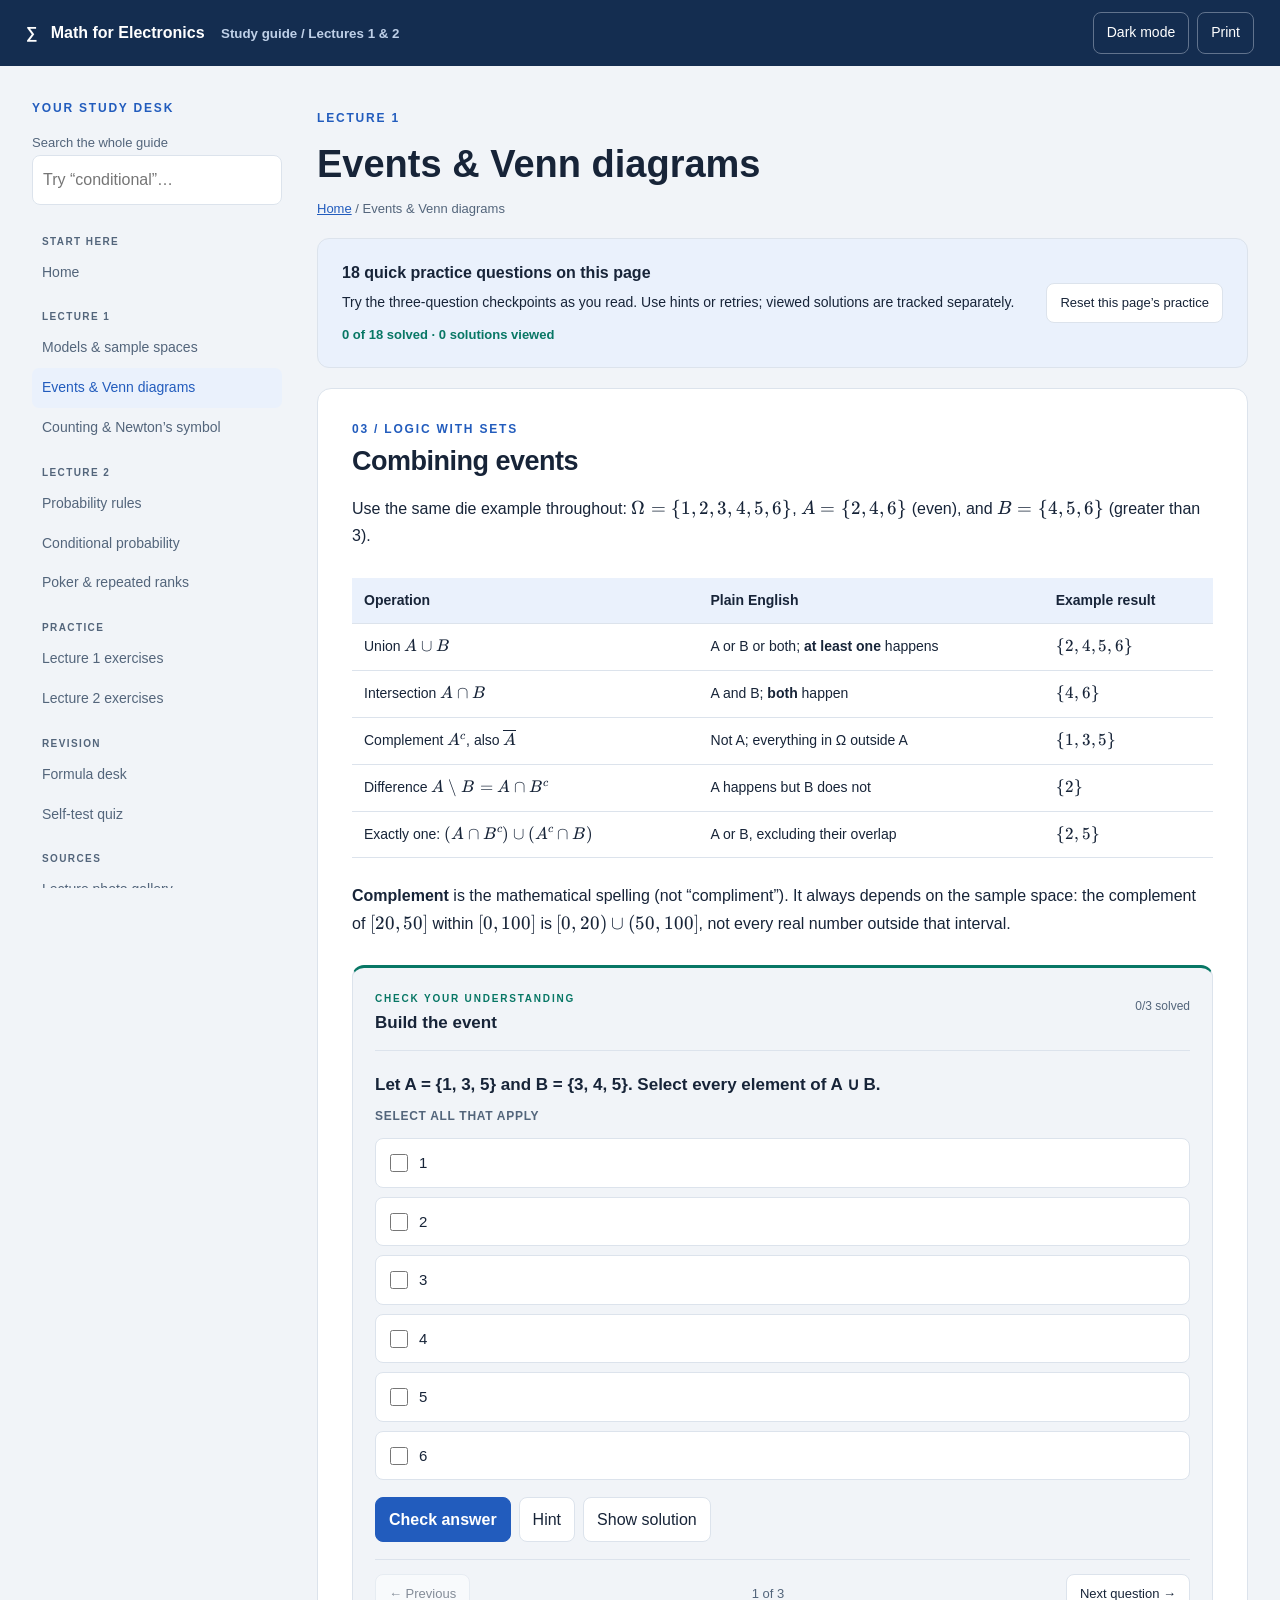
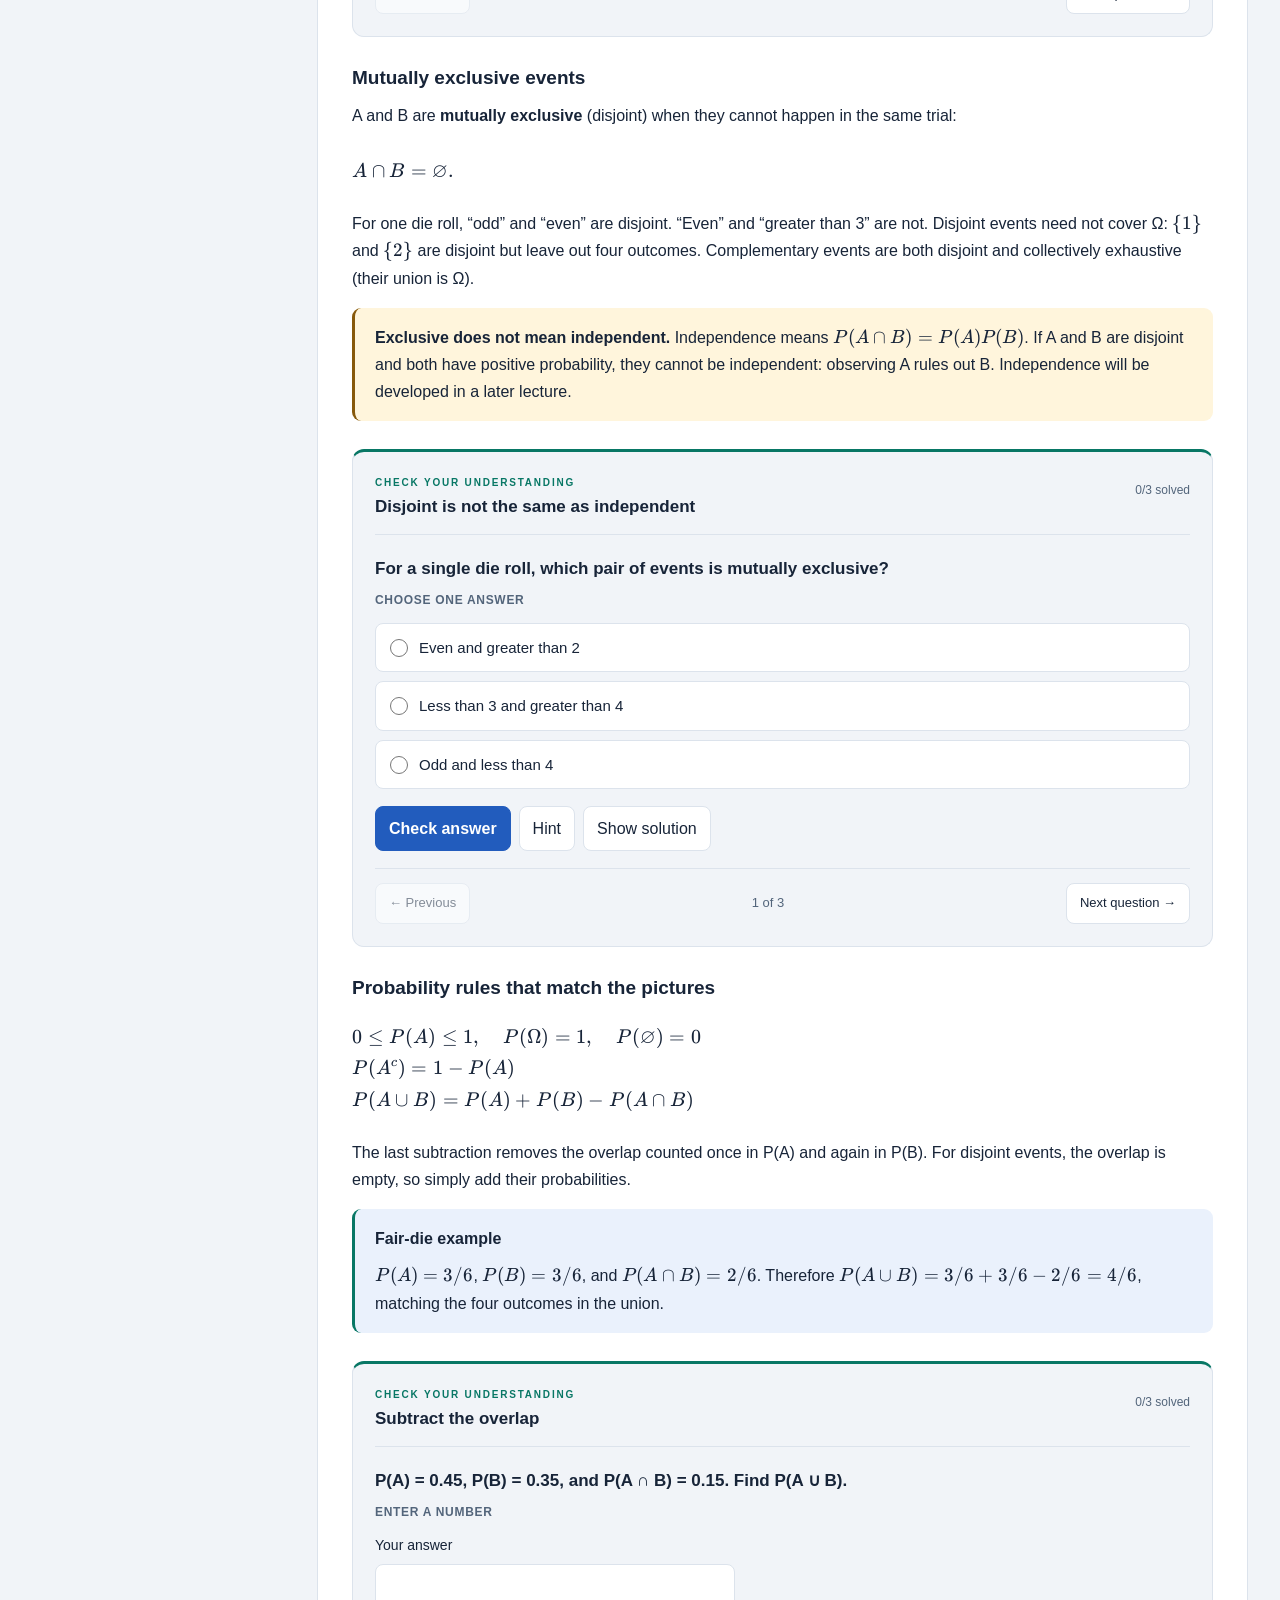
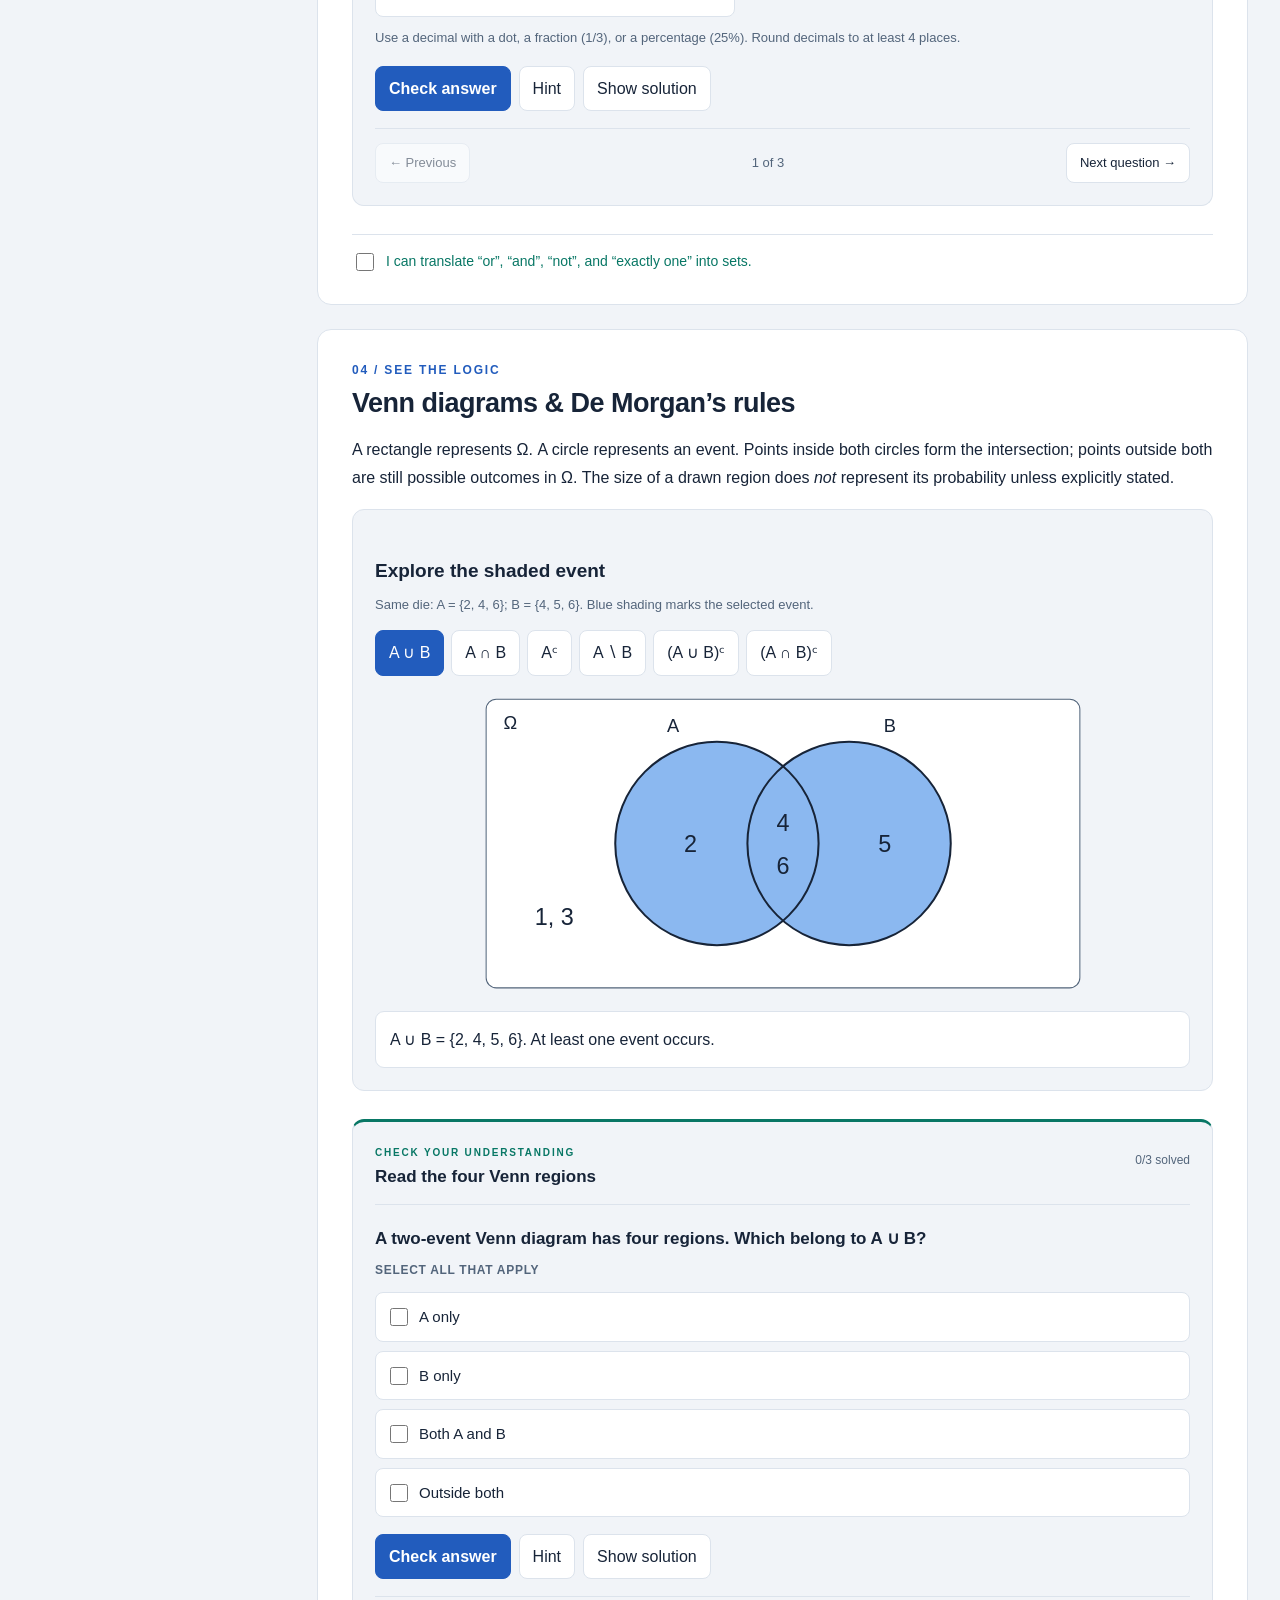
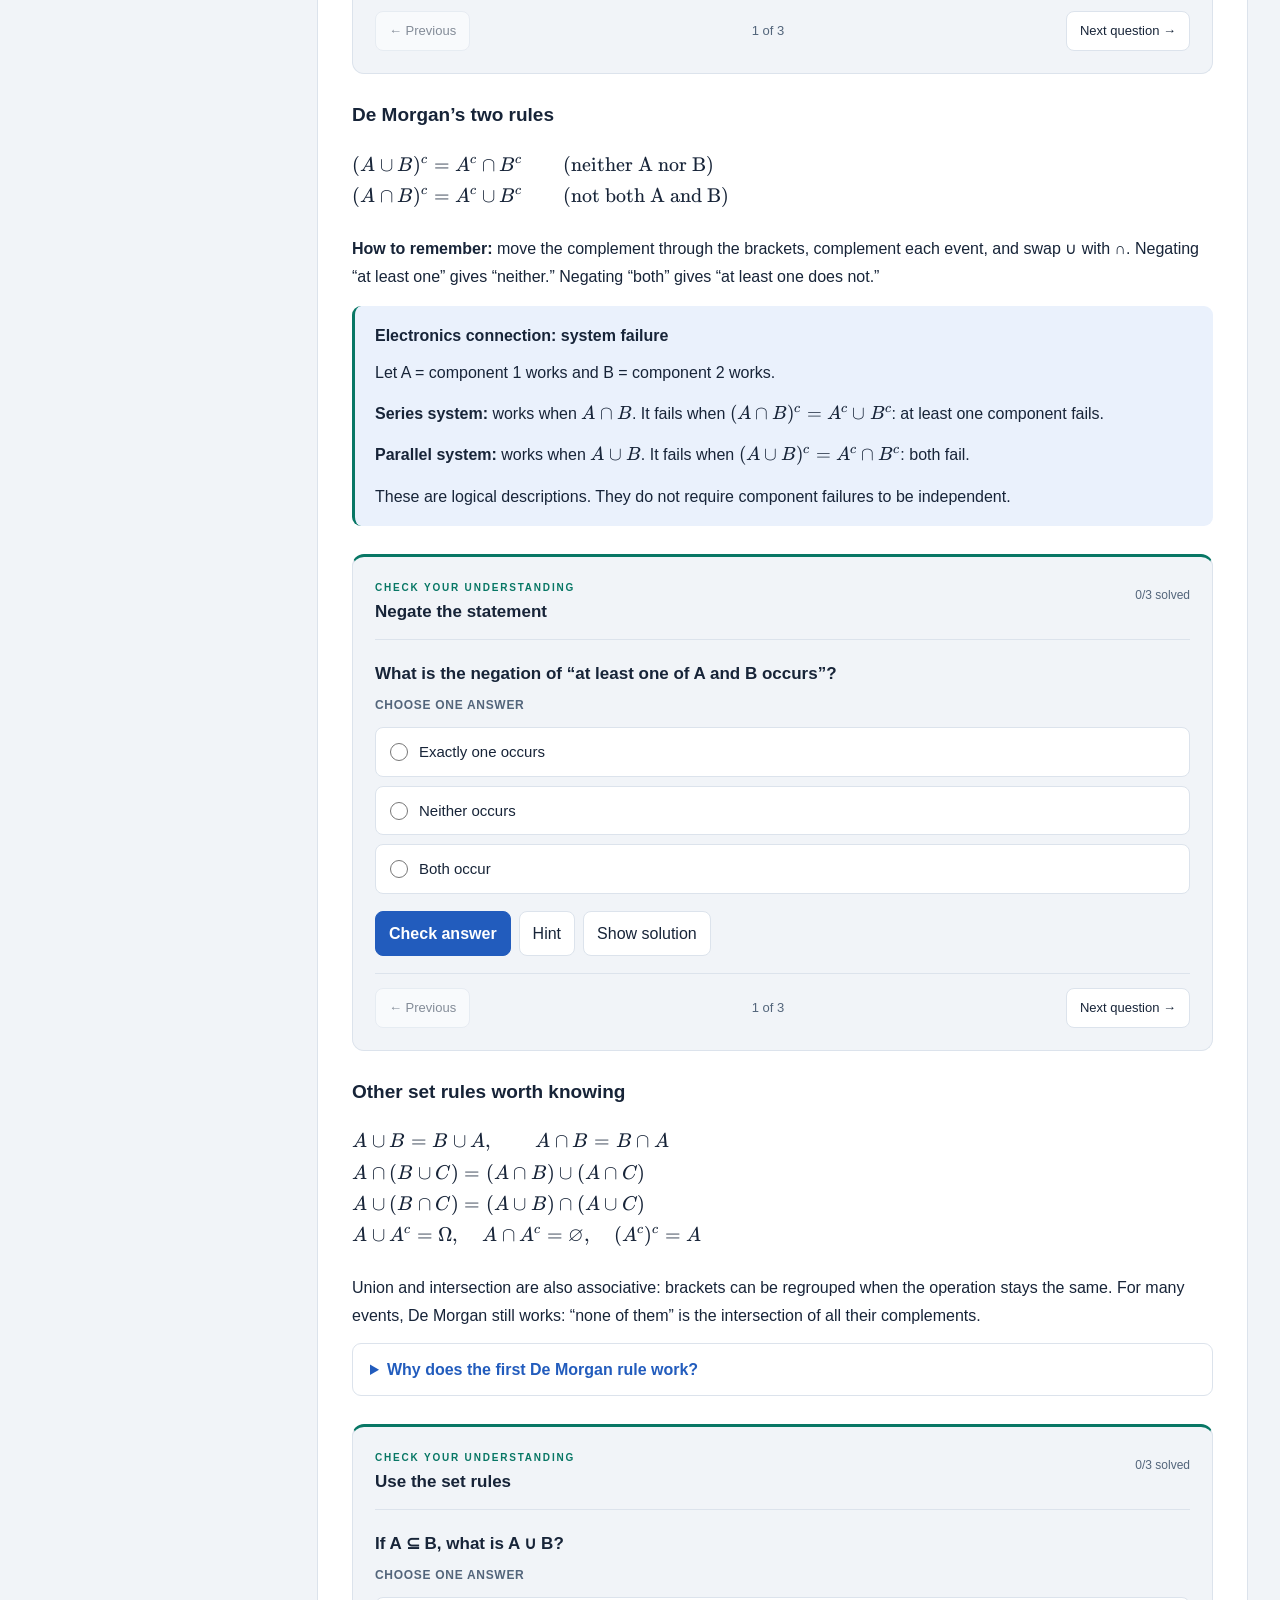
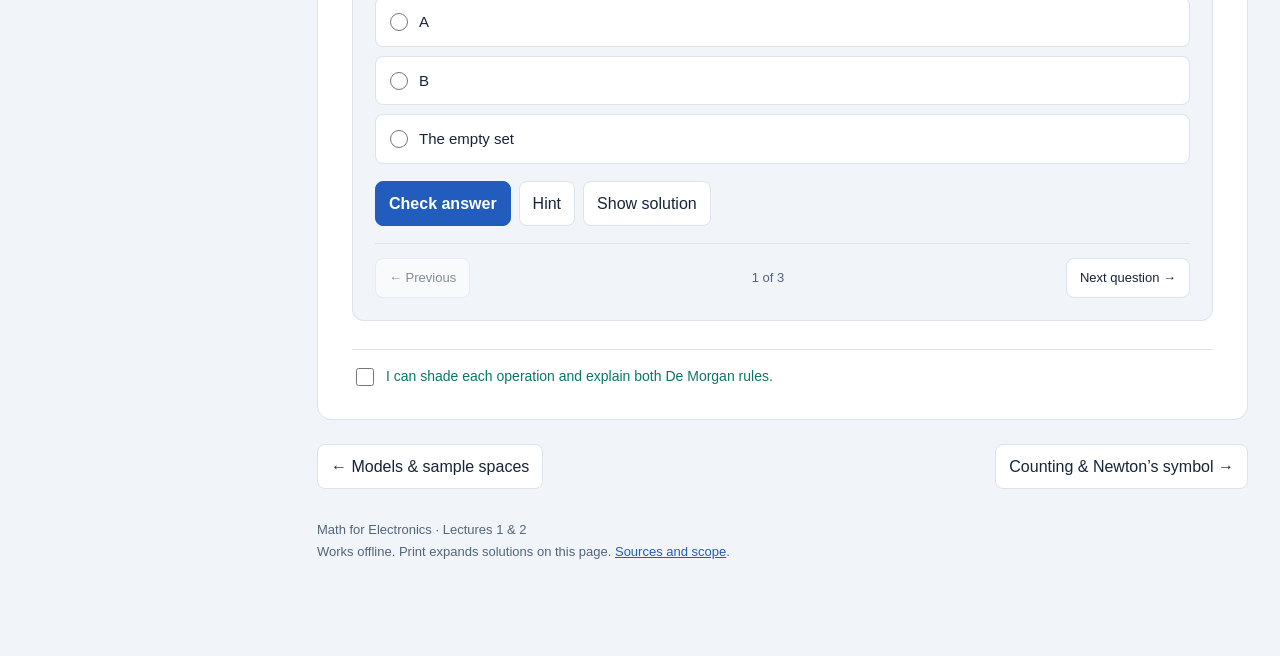
<file: events.html>
<!doctype html>
<html lang="en"><head><meta charset="utf-8"><meta name="viewport" content="width=device-width,initial-scale=1"><title>Events &amp; Venn diagrams · Math for Electronics</title><meta name="description" content="An interactive study guide to probability models, events, Venn diagrams and combinatorics."><link rel="stylesheet" href="style.css"><link rel="stylesheet" href="practice.css"><link rel="stylesheet" href="katex/katex.min.css"><script src="theme.js"></script><script defer src="katex/katex.min.js"></script><script defer src="katex/auto-render.min.js"></script><script defer src="search-index.js"></script><script defer src="app.js"></script><script defer src="checks-data.js"></script><script defer src="exercises.js"></script></head>
<body data-page="events"><a class="skip" href="#main">Skip to guide</a><header><a href="index.html">∑ &nbsp; Math for Electronics <small>Study guide / Lectures 1 &amp; 2</small></a><div class="tools"><button id="menu" aria-expanded="false" aria-controls="sidebar">Menu</button><button id="theme">Dark mode</button><button id="print">Print</button></div></header>
<div class="layout"><aside id="sidebar"><p class="eyebrow">Your study desk</p><label class="mini" for="search">Search the whole guide</label><input id="search" class="search" type="search" placeholder="Try “conditional”…"><div id="searchResults" aria-live="polite"></div><nav aria-label="Study pages"><p class="nav-label">Start here</p><a href="index.html" data-page-link="index">Home</a><p class="nav-label">Lecture 1</p><a href="models.html" data-page-link="models">Models & sample spaces</a><a href="events.html" data-page-link="events" class="active" aria-current="page">Events & Venn diagrams</a><a href="counting.html" data-page-link="counting">Counting & Newton’s symbol</a><p class="nav-label">Lecture 2</p><a href="probability.html" data-page-link="probability">Probability rules</a><a href="conditional.html" data-page-link="conditional">Conditional probability</a><a href="poker.html" data-page-link="poker">Poker & repeated ranks</a><p class="nav-label">Practice</p><a href="practice-1.html" data-page-link="practice-1">Lecture 1 exercises</a><a href="practice-2.html" data-page-link="practice-2">Lecture 2 exercises</a><p class="nav-label">Revision</p><a href="formulas.html" data-page-link="formulas">Formula desk</a><a href="quiz.html" data-page-link="quiz">Self-test quiz</a><p class="nav-label">Sources</p><a href="photos.html" data-page-link="photos">Lecture photo gallery</a><a href="references.html" data-page-link="references">Reading & scope</a></nav><div class="progress"><span id="progressText">0 of 9 topics mastered</span><progress id="progressBar" max="9" value="0"></progress><p>Tick topics as you master them.</p><button id="resetProgress">Reset progress</button></div></aside><main id="main"><div class="page-heading"><p class="eyebrow">Lecture 1</p><h1>Events & Venn diagrams</h1><p><a href="index.html">Home</a> / Events & Venn diagrams</p></div><div class="practice-strip no-print"><div><b>18 quick practice questions on this page</b><p>Try the three-question checkpoints as you read. Use hints or retries; viewed solutions are tracked separately.</p><span id="practiceProgress" aria-live="polite">0 of 18 solved</span></div><button id="resetChecks" type="button">Reset this page’s practice</button></div><section class="topic" id="operations"><div class="eyebrow">03 / Logic with sets</div><h2>Combining events</h2><p>Use the same die example throughout: \(\Omega=\{1,2,3,4,5,6\}\), \(A=\{2,4,6\}\) (even), and \(B=\{4,5,6\}\) (greater than 3).</p><div class="table-wrap"><table><thead><tr><th>Operation</th><th>Plain English</th><th>Example result</th></tr></thead><tbody><tr><td>Union \(A\cup B\)</td><td>A or B or both; <b>at least one</b> happens</td><td>\(\{2,4,5,6\}\)</td></tr><tr><td>Intersection \(A\cap B\)</td><td>A and B; <b>both</b> happen</td><td>\(\{4,6\}\)</td></tr><tr><td>Complement \(A^c\), also \(\overline A\)</td><td>Not A; everything in Ω outside A</td><td>\(\{1,3,5\}\)</td></tr><tr><td>Difference \(A\setminus B=A\cap B^c\)</td><td>A happens but B does not</td><td>\(\{2\}\)</td></tr><tr><td>Exactly one: \((A\cap B^c)\cup(A^c\cap B)\)</td><td>A or B, excluding their overlap</td><td>\(\{2,5\}\)</td></tr></tbody></table></div><p><b>Complement</b> is the mathematical spelling (not “compliment”). It always depends on the sample space: the complement of \([20,50]\) within \([0,100]\) is \([0,20)\cup(50,100]\), not every real number outside that interval.</p><div class="checkpoint" id="check-set-operations" data-checkpoint="set-operations" role="group" aria-labelledby="check-set-operations-title"><div class="checkpoint-heading"><div><p class="eyebrow">Check your understanding</p><h3 id="check-set-operations-title">Build the event</h3></div><span class="checkpoint-status" aria-live="polite">0/3 solved</span></div><noscript><p>Enable JavaScript to answer these interactive questions.</p></noscript><ol class="print-only"><li><p>Let A = {1, 3, 5} and B = {3, 4, 5}. Select every element of A ∪ B.</p><p><b>Answer:</b> 1; 3; 4; 5 A ∪ B = {1, 3, 4, 5}. Shared elements appear only once in a set.</p></li><li><p>With A = {1, 3, 5} and B = {3, 4, 5}, select every element of A ∩ B.</p><p><b>Answer:</b> 3; 5 A ∩ B = {3, 5}. The element 1 is only in A, and 4 only in B.</p></li><li><p>In Ω = {1, 2, 3, 4, 5, 6}, let A = {1, 3, 5}. Select every element of Aᶜ.</p><p><b>Answer:</b> 2; 4; 6 Aᶜ = {2, 4, 6}. A complement is relative to the chosen sample space.</p></li></ol></div><h3>Mutually exclusive events</h3><p>A and B are <b>mutually exclusive</b> (disjoint) when they cannot happen in the same trial:</p><div class="math">\[A\cap B=\varnothing.\]</div><p>For one die roll, “odd” and “even” are disjoint. “Even” and “greater than 3” are not. Disjoint events need not cover Ω: \(\{1\}\) and \(\{2\}\) are disjoint but leave out four outcomes. Complementary events are both disjoint and collectively exhaustive (their union is Ω).</p><div class="note"><b>Exclusive does not mean independent.</b> Independence means \(P(A\cap B)=P(A)P(B)\). If A and B are disjoint and both have positive probability, they cannot be independent: observing A rules out B. Independence will be developed in a later lecture.</div><div class="checkpoint" id="check-disjoint" data-checkpoint="disjoint" role="group" aria-labelledby="check-disjoint-title"><div class="checkpoint-heading"><div><p class="eyebrow">Check your understanding</p><h3 id="check-disjoint-title">Disjoint is not the same as independent</h3></div><span class="checkpoint-status" aria-live="polite">0/3 solved</span></div><noscript><p>Enable JavaScript to answer these interactive questions.</p></noscript><ol class="print-only"><li><p>For a single die roll, which pair of events is mutually exclusive?</p><p><b>Answer:</b> Less than 3 and greater than 4 {1, 2} and {5, 6} are disjoint. The other pairs overlap.</p></li><li><p>Events A and B are disjoint and both have positive probability. Are they independent?</p><p><b>Answer:</b> No Disjoint events have zero intersection probability, but the product of two positive probabilities is positive. They cannot be independent.</p></li><li><p>Which claims are true?</p><p><b>Answer:</b> Complementary events are disjoint.; Disjoint events have an empty intersection. A and Aᶜ are disjoint, and all disjoint events have empty intersection. They may leave some outcomes uncovered and have different probabilities.</p></li></ol></div><h3>Probability rules that match the pictures</h3><div class="math">\[0\le P(A)\le1,\quad P(\Omega)=1,\quad P(\varnothing)=0\]
\[P(A^c)=1-P(A)\]
\[P(A\cup B)=P(A)+P(B)-P(A\cap B)\]</div><p>The last subtraction removes the overlap counted once in P(A) and again in P(B). For disjoint events, the overlap is empty, so simply add their probabilities.</p><div class="example"><b>Fair-die example</b><p>\(P(A)=3/6\), \(P(B)=3/6\), and \(P(A\cap B)=2/6\). Therefore \(P(A\cup B)=3/6+3/6-2/6=4/6\), matching the four outcomes in the union.</p></div><div class="checkpoint" id="check-union-probability" data-checkpoint="union-probability" role="group" aria-labelledby="check-union-probability-title"><div class="checkpoint-heading"><div><p class="eyebrow">Check your understanding</p><h3 id="check-union-probability-title">Subtract the overlap</h3></div><span class="checkpoint-status" aria-live="polite">0/3 solved</span></div><noscript><p>Enable JavaScript to answer these interactive questions.</p></noscript><ol class="print-only"><li><p>P(A) = 0.45, P(B) = 0.35, and P(A ∩ B) = 0.15. Find P(A ∪ B).</p><p><b>Answer:</b> 0.65 0.45 + 0.35 − 0.15 = 0.65. The overlap had been included in both individual probabilities.</p></li><li><p>A and B are disjoint, with probabilities 0.2 and 0.3. What is the probability of neither event?</p><p><b>Answer:</b> 0.5 The union is 0.2 + 0.3 = 0.5. Neither has probability 1 − 0.5 = 0.5.</p></li><li><p>Why is P(A) + P(B) sometimes too large for P(A ∪ B)?</p><p><b>Answer:</b> The overlap has been counted twice The overlap is counted twice in the sum but should appear once in the union. Subtract P(A ∩ B).</p></li></ol></div><label class="done"><input type="checkbox" data-topic="operations"> I can translate “or”, “and”, “not”, and “exactly one” into sets.</label></section><section class="topic" id="venn"><div class="eyebrow">04 / See the logic</div><h2>Venn diagrams &amp; De Morgan’s rules</h2><p>A rectangle represents Ω. A circle represents an event. Points inside both circles form the intersection; points outside both are still possible outcomes in Ω. The size of a drawn region does <em>not</em> represent its probability unless explicitly stated.</p><div class="lab"><h3>Explore the shaded event</h3><p class="mini">Same die: A = {2, 4, 6}; B = {4, 5, 6}. Blue shading marks the selected event.</p><div class="venn-buttons" id="vennButtons"><button data-op="union" aria-pressed="true">A ∪ B</button><button data-op="intersection" aria-pressed="false">A ∩ B</button><button data-op="complement" aria-pressed="false">Aᶜ</button><button data-op="difference" aria-pressed="false">A ∖ B</button><button data-op="neither" aria-pressed="false">(A ∪ B)ᶜ</button><button data-op="notboth" aria-pressed="false">(A ∩ B)ᶜ</button></div><svg id="vennSvg" viewBox="0 0 600 300" role="img" aria-labelledby="vennTitle vennDescription"><title id="vennTitle">Union of two events</title><desc id="vennDescription">Shaded regions contain outcomes 2, 4, 5 and 6.</desc><defs><clipPath id="clipA"><circle cx="235" cy="150" r="100"/></clipPath><mask id="outsideCircles"><rect width="600" height="300" fill="white"/><circle cx="235" cy="150" r="100" fill="black"/><circle cx="365" cy="150" r="100" fill="black"/></mask><mask id="notB"><rect width="600" height="300" fill="white"/><circle cx="365" cy="150" r="100" fill="black"/></mask><mask id="notA"><rect width="600" height="300" fill="white"/><circle cx="235" cy="150" r="100" fill="black"/></mask></defs><rect x="8" y="8" width="584" height="284" rx="10" fill="var(--paper)" stroke="var(--muted)"/><g fill="#8bb8f0"><rect id="regionOutside" x="9" y="9" width="582" height="282" rx="10" mask="url(#outsideCircles)" visibility="hidden"/><circle id="regionA" cx="235" cy="150" r="100" mask="url(#notB)"/><circle id="regionB" cx="365" cy="150" r="100" mask="url(#notA)"/><circle id="regionBoth" cx="365" cy="150" r="100" clip-path="url(#clipA)"/></g><g fill="none" stroke="var(--ink)" stroke-width="2"><circle cx="235" cy="150" r="100"/><circle cx="365" cy="150" r="100"/></g><g fill="var(--ink)" font-family="Segoe UI,Arial" font-size="18"><text x="25" y="37">Ω</text><text x="186" y="40">A</text><text x="399" y="40">B</text></g><g fill="#172438" font-family="Segoe UI,Arial" font-size="23" text-anchor="middle"><text x="209" y="158" style="fill:var(--ink)">2</text><text x="300" y="138" style="fill:var(--ink)">4</text><text x="300" y="180" style="fill:var(--ink)">6</text><text x="400" y="158" style="fill:var(--ink)">5</text><text x="75" y="230" style="fill:var(--ink)">1, 3</text></g></svg><output id="vennOutput" aria-live="polite">A ∪ B = {2, 4, 5, 6}. At least one event occurs.</output></div><div class="checkpoint" id="check-venn-regions" data-checkpoint="venn-regions" role="group" aria-labelledby="check-venn-regions-title"><div class="checkpoint-heading"><div><p class="eyebrow">Check your understanding</p><h3 id="check-venn-regions-title">Read the four Venn regions</h3></div><span class="checkpoint-status" aria-live="polite">0/3 solved</span></div><noscript><p>Enable JavaScript to answer these interactive questions.</p></noscript><ol class="print-only"><li><p>A two-event Venn diagram has four regions. Which belong to A ∪ B?</p><p><b>Answer:</b> A only; B only; Both A and B The union includes A only, B only, and the overlap. Only the outside region is excluded.</p></li><li><p>Which regions belong to Aᶜ?</p><p><b>Answer:</b> B only; Outside both The complement of A contains B only and the region outside both circles.</p></li><li><p>In an ordinary Venn sketch, a larger circle necessarily means a more likely event.</p><p><b>Answer:</b> False Ordinary Venn diagrams show set membership. Their areas have no probability meaning unless explicitly scaled that way.</p></li></ol></div><h3>De Morgan’s two rules</h3><div class="math">\[(A\cup B)^c=A^c\cap B^c\qquad\text{(neither A nor B)}\]
\[(A\cap B)^c=A^c\cup B^c\qquad\text{(not both A and B)}\]</div><p><b>How to remember:</b> move the complement through the brackets, complement each event, and swap ∪ with ∩. Negating “at least one” gives “neither.” Negating “both” gives “at least one does not.”</p><div class="example"><b>Electronics connection: system failure</b><p>Let A = component 1 works and B = component 2 works.</p><p><b>Series system:</b> works when \(A\cap B\). It fails when \((A\cap B)^c=A^c\cup B^c\): at least one component fails.</p><p><b>Parallel system:</b> works when \(A\cup B\). It fails when \((A\cup B)^c=A^c\cap B^c\): both fail.</p><p>These are logical descriptions. They do not require component failures to be independent.</p></div><div class="checkpoint" id="check-demorgan" data-checkpoint="demorgan" role="group" aria-labelledby="check-demorgan-title"><div class="checkpoint-heading"><div><p class="eyebrow">Check your understanding</p><h3 id="check-demorgan-title">Negate the statement</h3></div><span class="checkpoint-status" aria-live="polite">0/3 solved</span></div><noscript><p>Enable JavaScript to answer these interactive questions.</p></noscript><ol class="print-only"><li><p>What is the negation of “at least one of A and B occurs”?</p><p><b>Answer:</b> Neither occurs Zero can occur. Thus (A ∪ B)ᶜ = Aᶜ ∩ Bᶜ.</p></li><li><p>Which regions satisfy “not both A and B”?</p><p><b>Answer:</b> A only; B only; Outside both Exclude the overlap and keep all three remaining regions. Not both includes the case where neither occurs.</p></li><li><p>A series system works only if both components work. What describes its failure?</p><p><b>Answer:</b> At least one component fails De Morgan gives “component 1 fails OR component 2 fails”, including the possibility that both fail.</p></li></ol></div><h3>Other set rules worth knowing</h3><div class="math">\[A\cup B=B\cup A,\qquad A\cap B=B\cap A\]
\[A\cap(B\cup C)=(A\cap B)\cup(A\cap C)\]
\[A\cup(B\cap C)=(A\cup B)\cap(A\cup C)\]
\[A\cup A^c=\Omega,\quad A\cap A^c=\varnothing,\quad (A^c)^c=A\]</div><p>Union and intersection are also associative: brackets can be regrouped when the operation stays the same. For many events, De Morgan still works: “none of them” is the intersection of all their complements.</p><details><summary>Why does the first De Morgan rule work?</summary><p>Take any outcome ω. If ω is outside A ∪ B, it is not in A and not in B. It therefore belongs to both Aᶜ and Bᶜ. The reasoning reverses too, so the two sets contain exactly the same outcomes.</p></details><div class="checkpoint" id="check-set-laws" data-checkpoint="set-laws" role="group" aria-labelledby="check-set-laws-title"><div class="checkpoint-heading"><div><p class="eyebrow">Check your understanding</p><h3 id="check-set-laws-title">Use the set rules</h3></div><span class="checkpoint-status" aria-live="polite">0/3 solved</span></div><noscript><p>Enable JavaScript to answer these interactive questions.</p></noscript><ol class="print-only"><li><p>If A ⊆ B, what is A ∪ B?</p><p><b>Answer:</b> B Adding A to B contributes no new outcomes, so the union is B.</p></li><li><p>Which expression equals A ∩ (B ∪ C)?</p><p><b>Answer:</b> (A ∩ B) ∪ (A ∩ C) An outcome must be in A and in at least one of B or C. That is (A ∩ B) ∪ (A ∩ C).</p></li><li><p>Which identities always hold?</p><p><b>Answer:</b> (Aᶜ)ᶜ = A; A ∪ Aᶜ = Ω; A ∪ A = A Double complement returns A; an event and its complement cover Ω; adding an event to itself changes nothing. A ∩ Aᶜ is empty.</p></li></ol></div><label class="done"><input type="checkbox" data-topic="venn"> I can shade each operation and explain both De Morgan rules.</label></section><div class="page-turn no-print"><a class="button" href="models.html">← Models & sample spaces</a><a class="button" href="counting.html">Counting & Newton’s symbol →</a></div><footer>Math for Electronics · Lectures 1 &amp; 2<br>Works offline. Print expands solutions on this page. <a href="references.html">Sources and scope</a>.</footer></main></div></body></html>
</file>
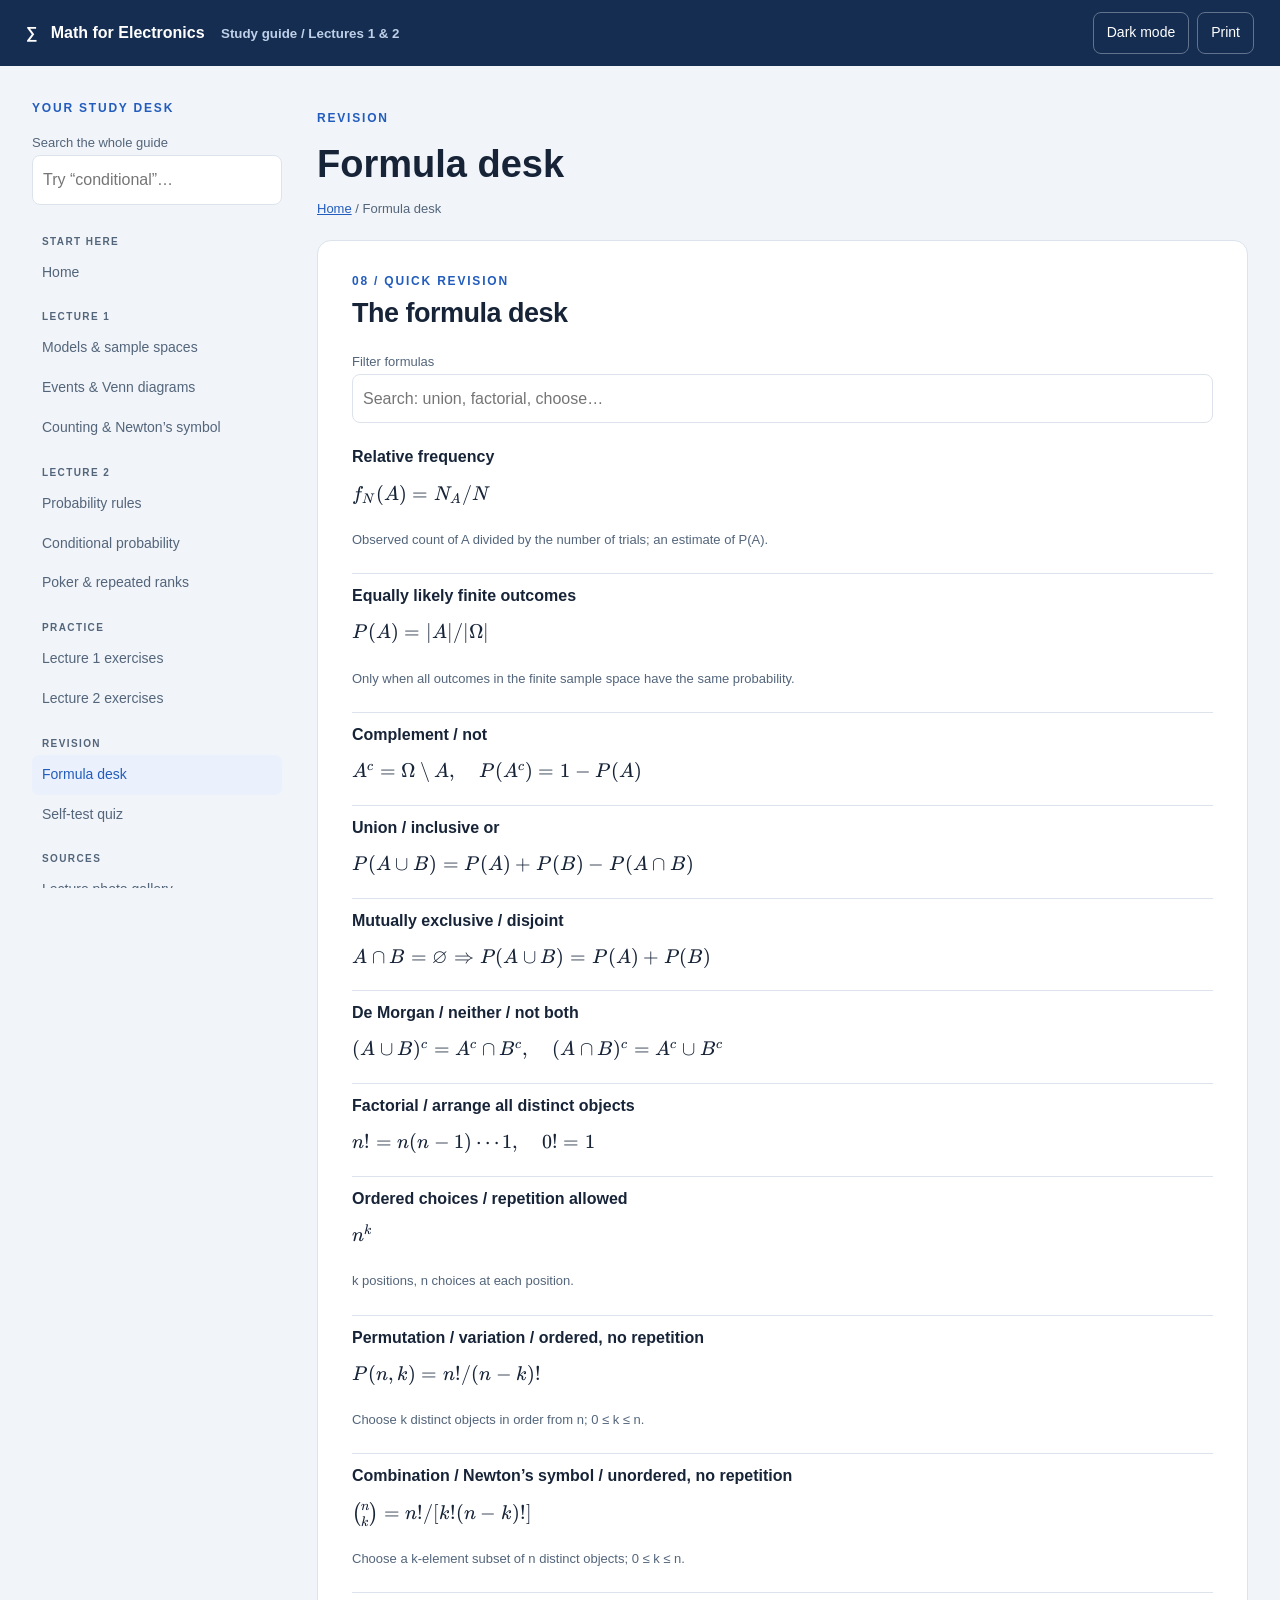
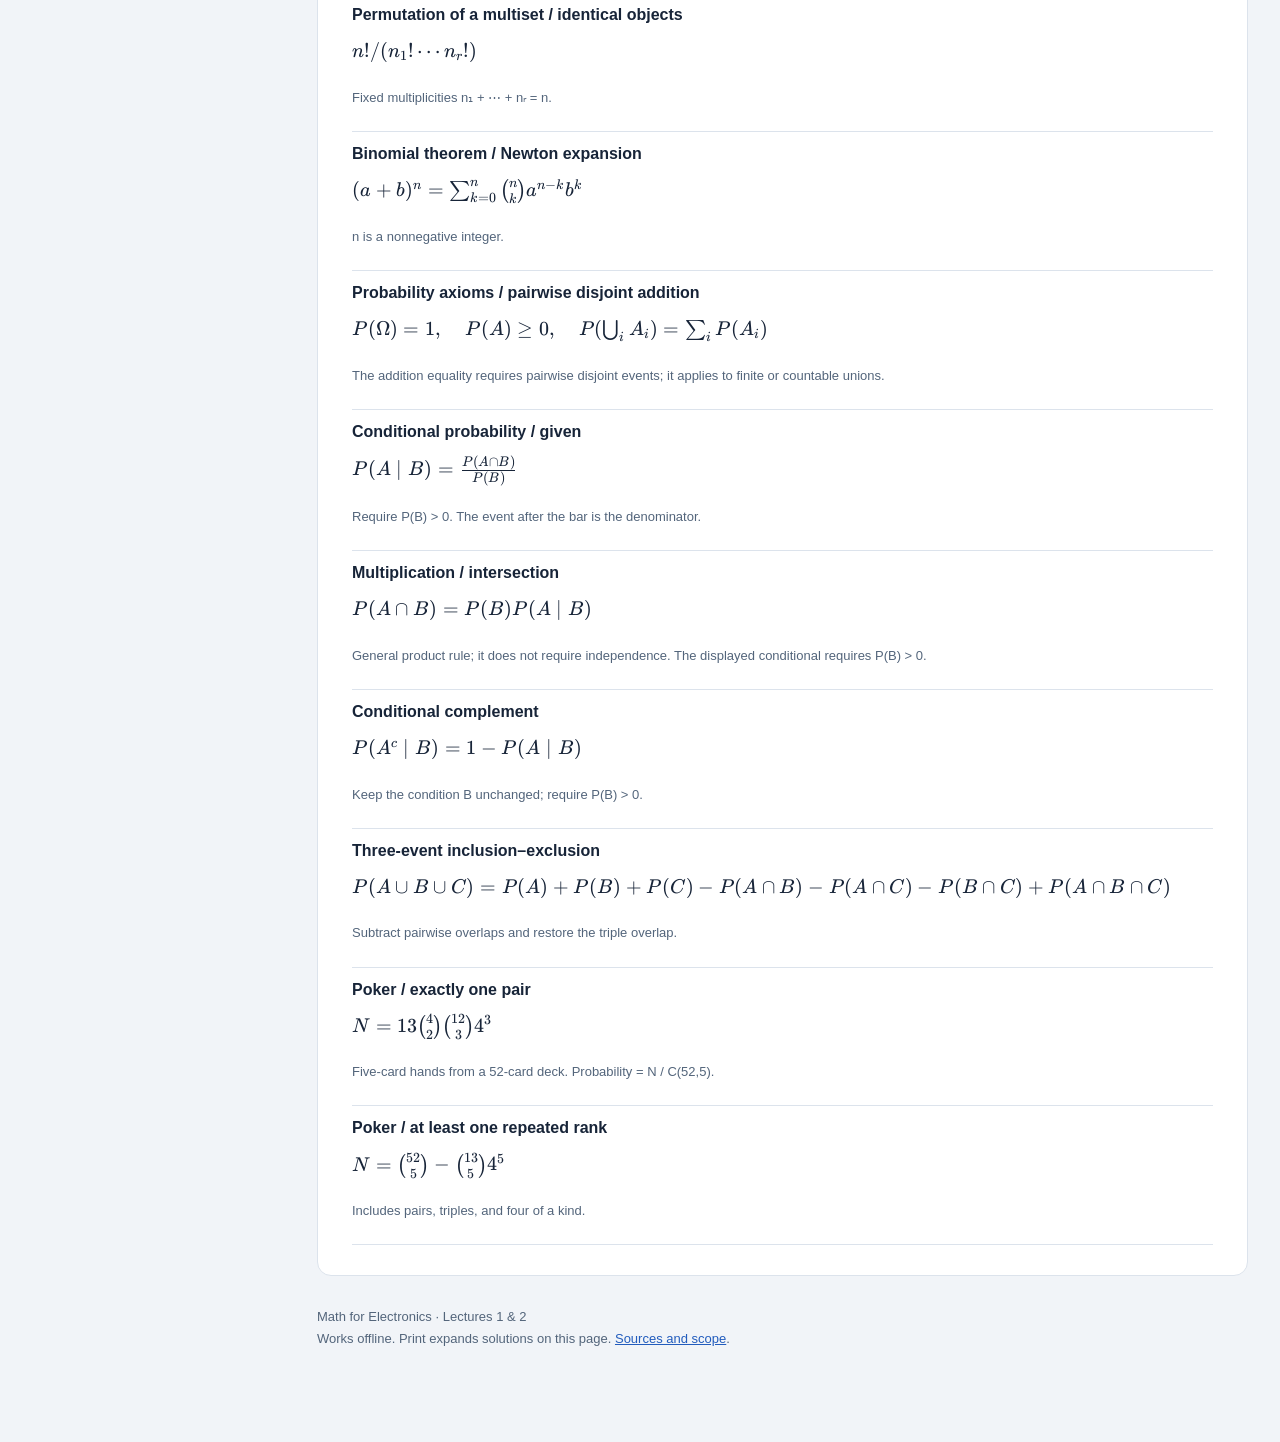
<file: formulas.html>
<!doctype html>
<html lang="en"><head><meta charset="utf-8"><meta name="viewport" content="width=device-width,initial-scale=1"><title>Formula desk · Math for Electronics</title><meta name="description" content="An interactive study guide to probability models, events, Venn diagrams and combinatorics."><link rel="stylesheet" href="style.css"><link rel="stylesheet" href="practice.css"><link rel="stylesheet" href="katex/katex.min.css"><script src="theme.js"></script><script defer src="katex/katex.min.js"></script><script defer src="katex/auto-render.min.js"></script><script defer src="search-index.js"></script><script defer src="app.js"></script><script defer src="checks-data.js"></script><script defer src="exercises.js"></script></head>
<body data-page="formulas"><a class="skip" href="#main">Skip to guide</a><header><a href="index.html">∑ &nbsp; Math for Electronics <small>Study guide / Lectures 1 &amp; 2</small></a><div class="tools"><button id="menu" aria-expanded="false" aria-controls="sidebar">Menu</button><button id="theme">Dark mode</button><button id="print">Print</button></div></header>
<div class="layout"><aside id="sidebar"><p class="eyebrow">Your study desk</p><label class="mini" for="search">Search the whole guide</label><input id="search" class="search" type="search" placeholder="Try “conditional”…"><div id="searchResults" aria-live="polite"></div><nav aria-label="Study pages"><p class="nav-label">Start here</p><a href="index.html" data-page-link="index">Home</a><p class="nav-label">Lecture 1</p><a href="models.html" data-page-link="models">Models & sample spaces</a><a href="events.html" data-page-link="events">Events & Venn diagrams</a><a href="counting.html" data-page-link="counting">Counting & Newton’s symbol</a><p class="nav-label">Lecture 2</p><a href="probability.html" data-page-link="probability">Probability rules</a><a href="conditional.html" data-page-link="conditional">Conditional probability</a><a href="poker.html" data-page-link="poker">Poker & repeated ranks</a><p class="nav-label">Practice</p><a href="practice-1.html" data-page-link="practice-1">Lecture 1 exercises</a><a href="practice-2.html" data-page-link="practice-2">Lecture 2 exercises</a><p class="nav-label">Revision</p><a href="formulas.html" data-page-link="formulas" class="active" aria-current="page">Formula desk</a><a href="quiz.html" data-page-link="quiz">Self-test quiz</a><p class="nav-label">Sources</p><a href="photos.html" data-page-link="photos">Lecture photo gallery</a><a href="references.html" data-page-link="references">Reading & scope</a></nav><div class="progress"><span id="progressText">0 of 9 topics mastered</span><progress id="progressBar" max="9" value="0"></progress><p>Tick topics as you master them.</p><button id="resetProgress">Reset progress</button></div></aside><main id="main"><div class="page-heading"><p class="eyebrow">Revision</p><h1>Formula desk</h1><p><a href="index.html">Home</a> / Formula desk</p></div><section class="topic" id="formulas"><div class="eyebrow">08 / Quick revision</div><h2>The formula desk</h2><label for="formulaSearch" class="mini">Filter formulas</label><input class="search" id="formulaSearch" type="search" placeholder="Search: union, factorial, choose…"><div id="formulaList">
<div class="formula-item"><b>Relative frequency</b><div class="math">\(f_N(A)=N_A/N\)</div><p class="mini">Observed count of A divided by the number of trials; an estimate of P(A).</p></div>
<div class="formula-item"><b>Equally likely finite outcomes</b><div class="math">\(P(A)=|A|/|\Omega|\)</div><p class="mini">Only when all outcomes in the finite sample space have the same probability.</p></div>
<div class="formula-item"><b>Complement / not</b><div class="math">\(A^c=\Omega\setminus A,\quad P(A^c)=1-P(A)\)</div></div>
<div class="formula-item"><b>Union / inclusive or</b><div class="math">\(P(A\cup B)=P(A)+P(B)-P(A\cap B)\)</div></div>
<div class="formula-item"><b>Mutually exclusive / disjoint</b><div class="math">\(A\cap B=\varnothing\Rightarrow P(A\cup B)=P(A)+P(B)\)</div></div>
<div class="formula-item"><b>De Morgan / neither / not both</b><div class="math">\((A\cup B)^c=A^c\cap B^c,\quad(A\cap B)^c=A^c\cup B^c\)</div></div>
<div class="formula-item"><b>Factorial / arrange all distinct objects</b><div class="math">\(n!=n(n-1)\cdots1,\quad0!=1\)</div></div>
<div class="formula-item"><b>Ordered choices / repetition allowed</b><div class="math">\(n^k\)</div><p class="mini">k positions, n choices at each position.</p></div>
<div class="formula-item"><b>Permutation / variation / ordered, no repetition</b><div class="math">\(P(n,k)=n!/(n-k)!\)</div><p class="mini">Choose k distinct objects in order from n; 0 ≤ k ≤ n.</p></div>
<div class="formula-item"><b>Combination / Newton’s symbol / unordered, no repetition</b><div class="math">\(\binom nk=n!/[k!(n-k)!]\)</div><p class="mini">Choose a k-element subset of n distinct objects; 0 ≤ k ≤ n.</p></div>
<div class="formula-item"><b>Permutation of a multiset / identical objects</b><div class="math">\(n!/(n_1!\cdots n_r!)\)</div><p class="mini">Fixed multiplicities n₁ + ⋯ + nᵣ = n.</p></div>
<div class="formula-item"><b>Binomial theorem / Newton expansion</b><div class="math">\((a+b)^n=\sum_{k=0}^n\binom nk a^{n-k}b^k\)</div><p class="mini">n is a nonnegative integer.</p></div>
<div class="formula-item"><b>Probability axioms / pairwise disjoint addition</b><div class="math">\(P(\Omega)=1,\quad P(A)\ge0,\quad P(\bigcup_i A_i)=\sum_i P(A_i)\)</div><p class="mini">The addition equality requires pairwise disjoint events; it applies to finite or countable unions.</p></div><div class="formula-item"><b>Conditional probability / given</b><div class="math">\(P(A\mid B)=\frac{P(A\cap B)}{P(B)}\)</div><p class="mini">Require P(B) > 0. The event after the bar is the denominator.</p></div><div class="formula-item"><b>Multiplication / intersection</b><div class="math">\(P(A\cap B)=P(B)P(A\mid B)\)</div><p class="mini">General product rule; it does not require independence. The displayed conditional requires P(B) > 0.</p></div><div class="formula-item"><b>Conditional complement</b><div class="math">\(P(A^c\mid B)=1-P(A\mid B)\)</div><p class="mini">Keep the condition B unchanged; require P(B) > 0.</p></div><div class="formula-item"><b>Three-event inclusion–exclusion</b><div class="math">\(P(A\cup B\cup C)=P(A)+P(B)+P(C)-P(A\cap B)-P(A\cap C)-P(B\cap C)+P(A\cap B\cap C)\)</div><p class="mini">Subtract pairwise overlaps and restore the triple overlap.</p></div><div class="formula-item"><b>Poker / exactly one pair</b><div class="math">\(N=13\binom42\binom{12}{3}4^3\)</div><p class="mini">Five-card hands from a 52-card deck. Probability = N / C(52,5).</p></div><div class="formula-item"><b>Poker / at least one repeated rank</b><div class="math">\(N=\binom{52}{5}-\binom{13}{5}4^5\)</div><p class="mini">Includes pairs, triples, and four of a kind.</p></div></div><p id="formulaEmpty" hidden>No formulas match this search.</p></section><footer>Math for Electronics · Lectures 1 &amp; 2<br>Works offline. Print expands solutions on this page. <a href="references.html">Sources and scope</a>.</footer></main></div></body></html>
</file>
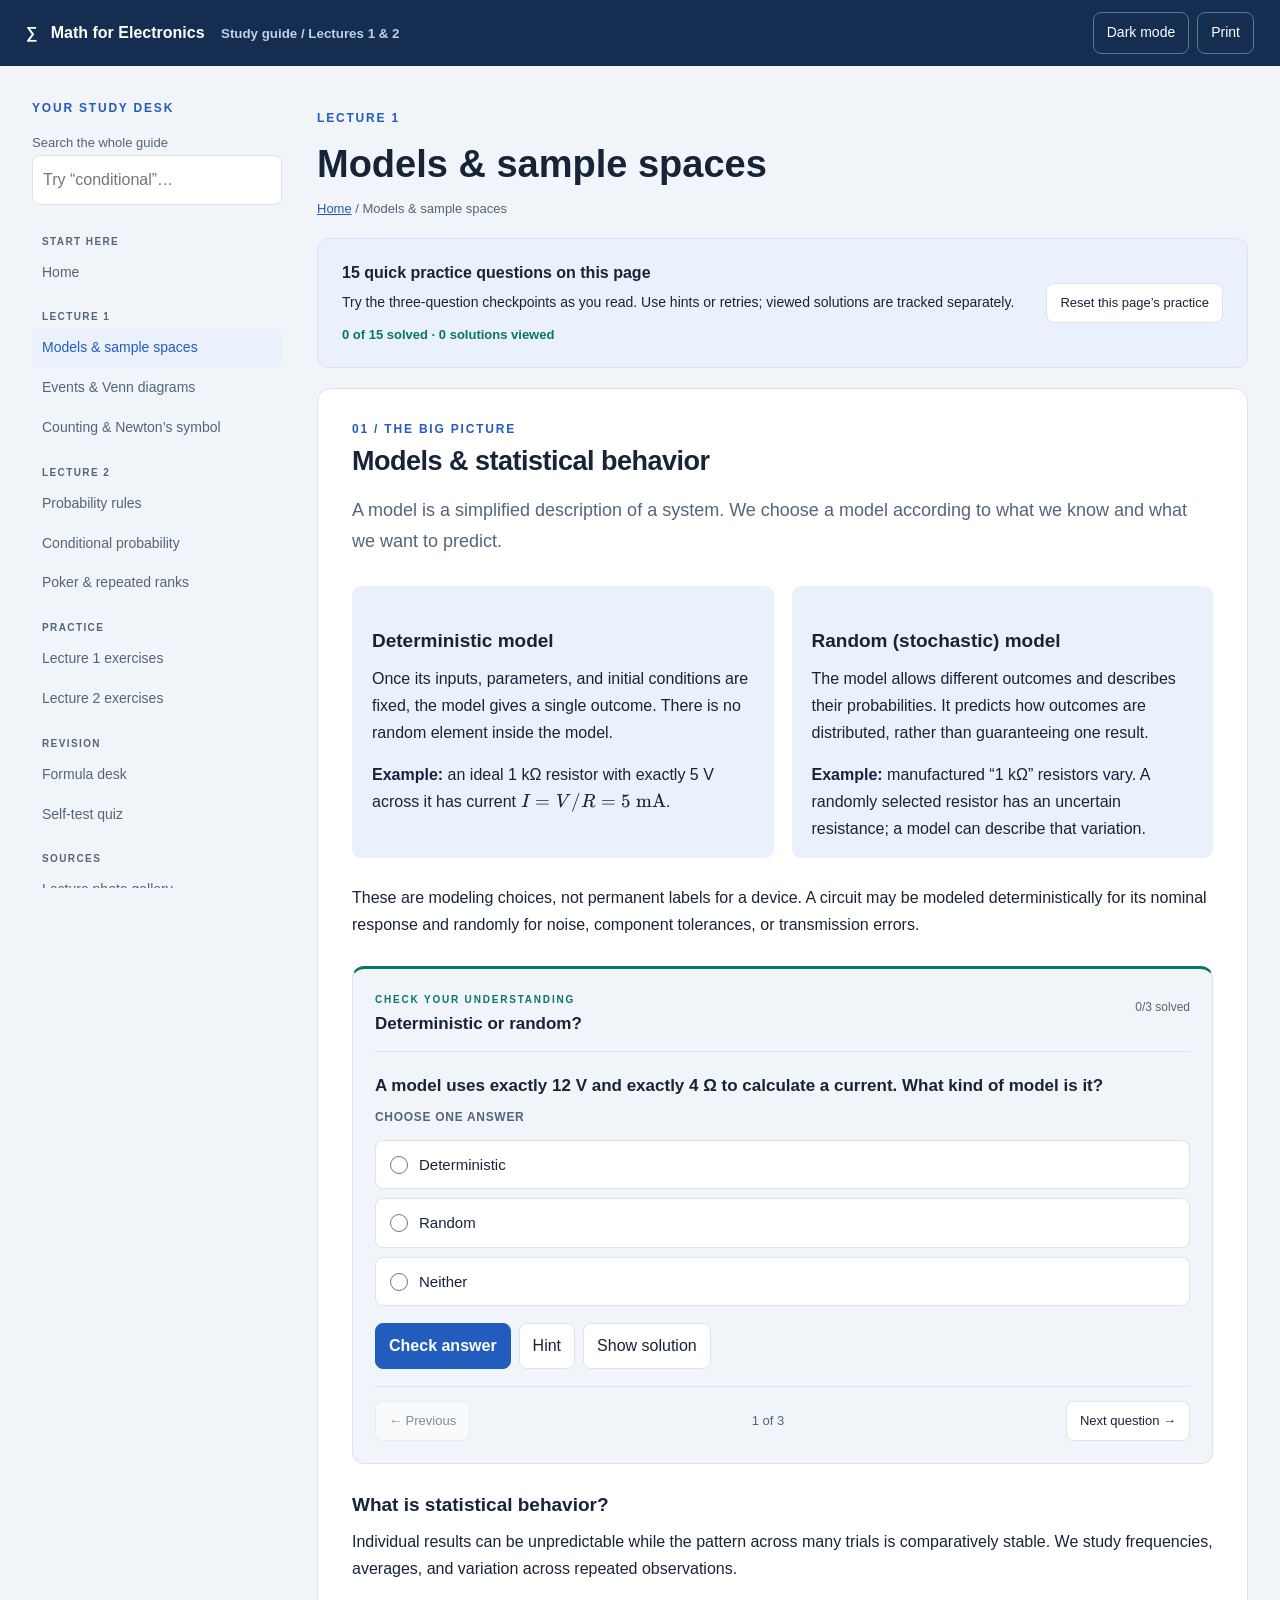
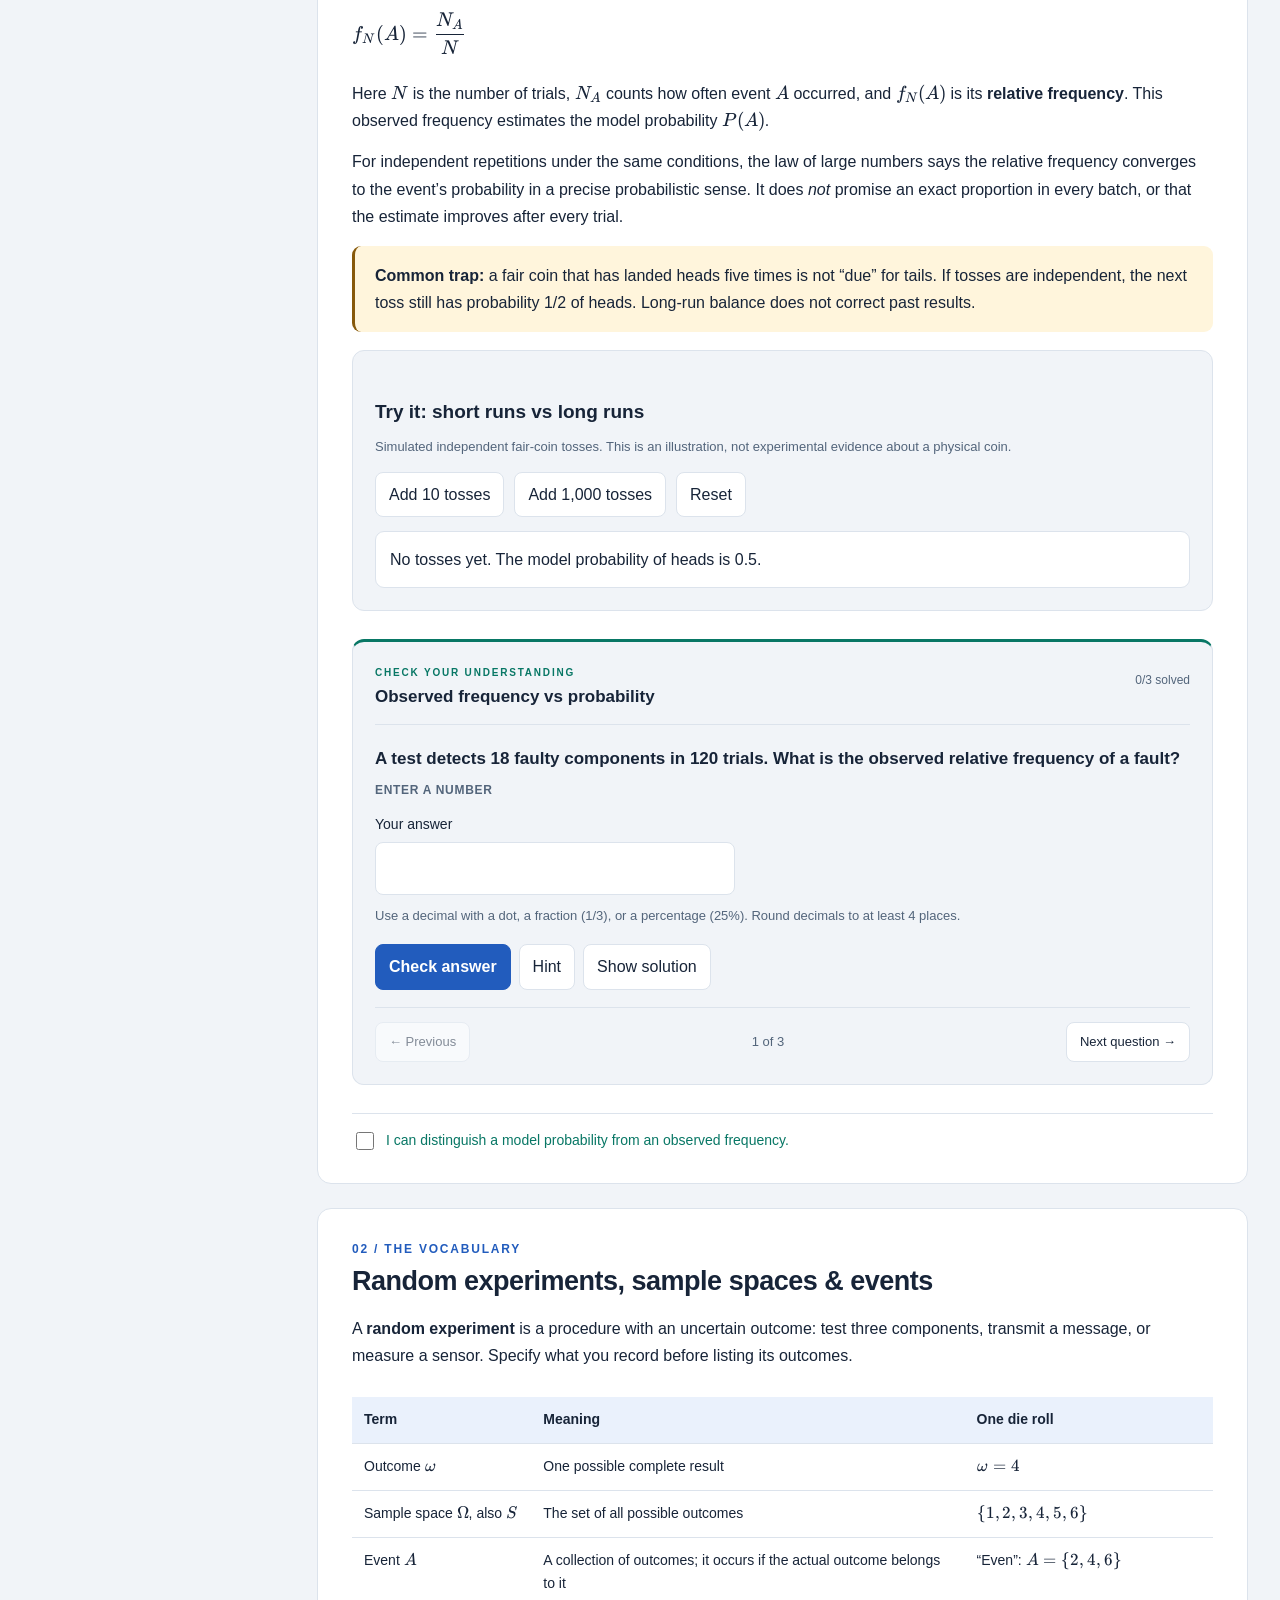
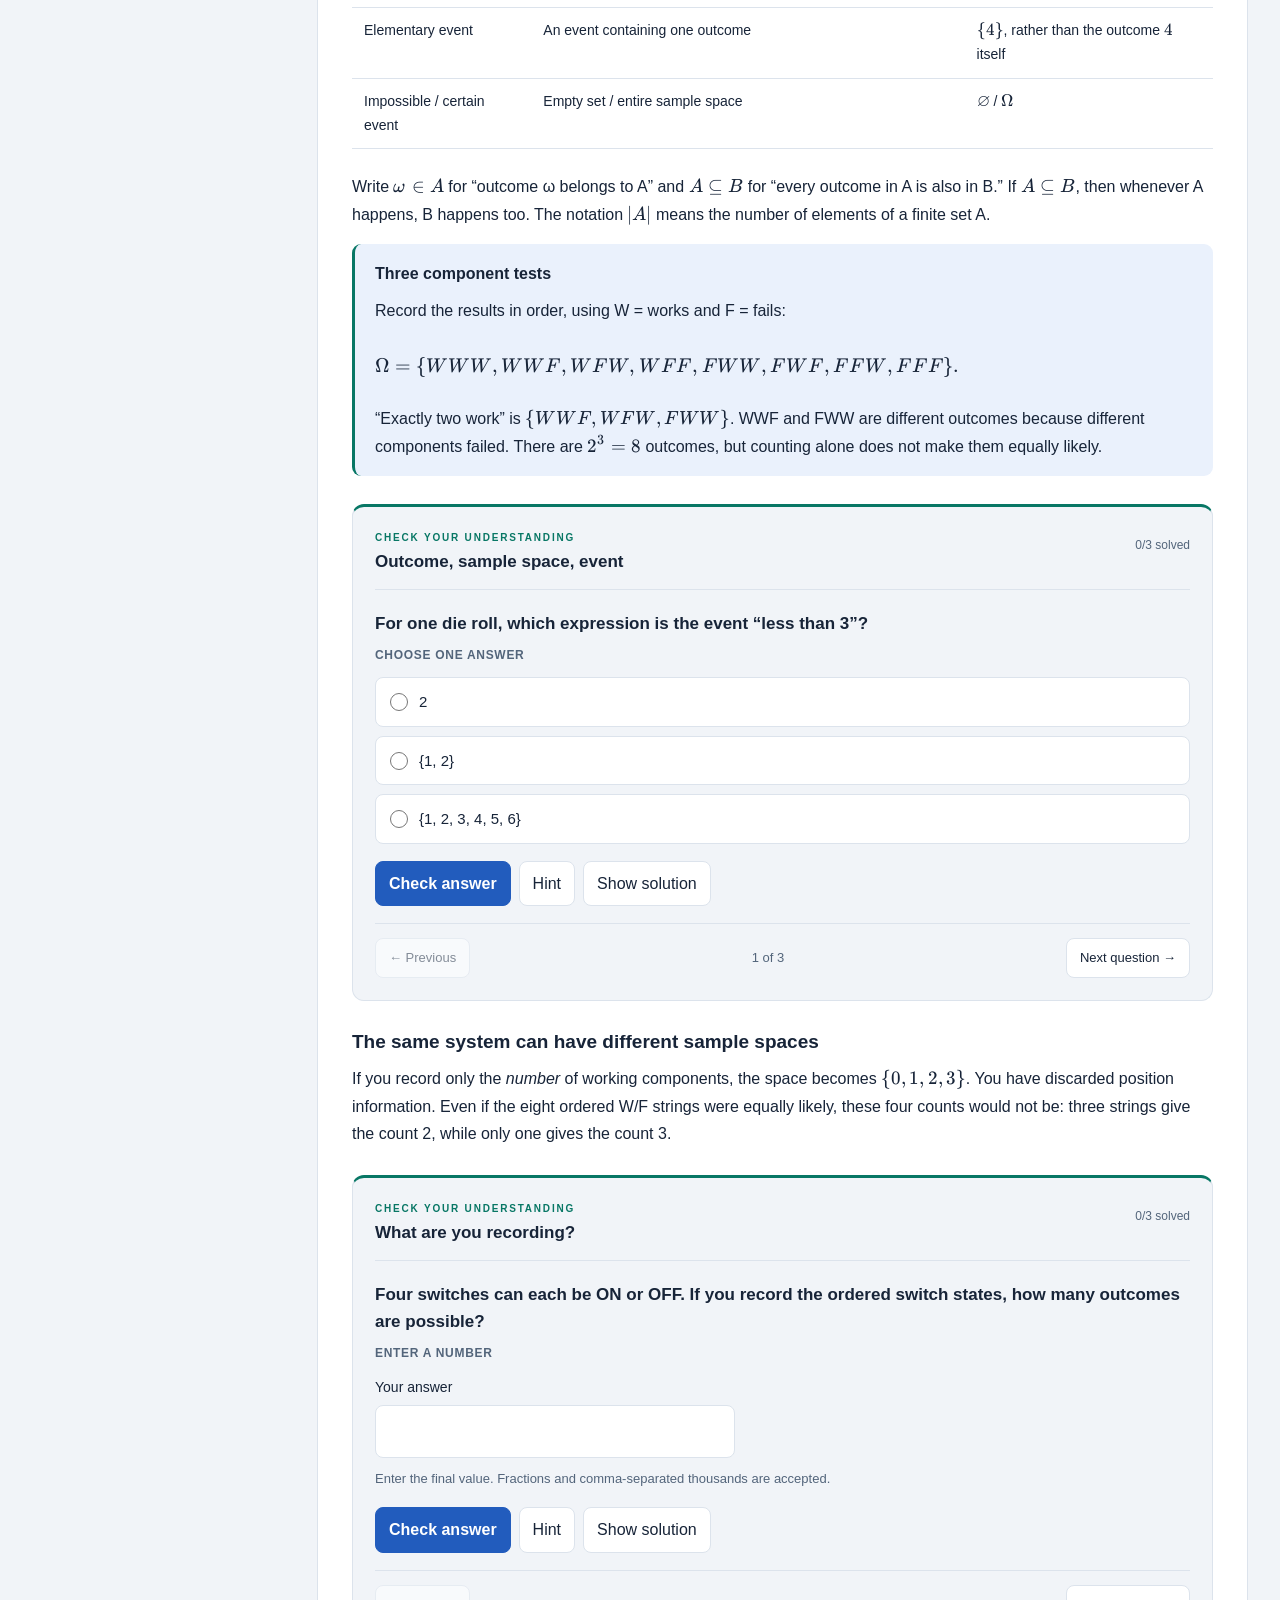
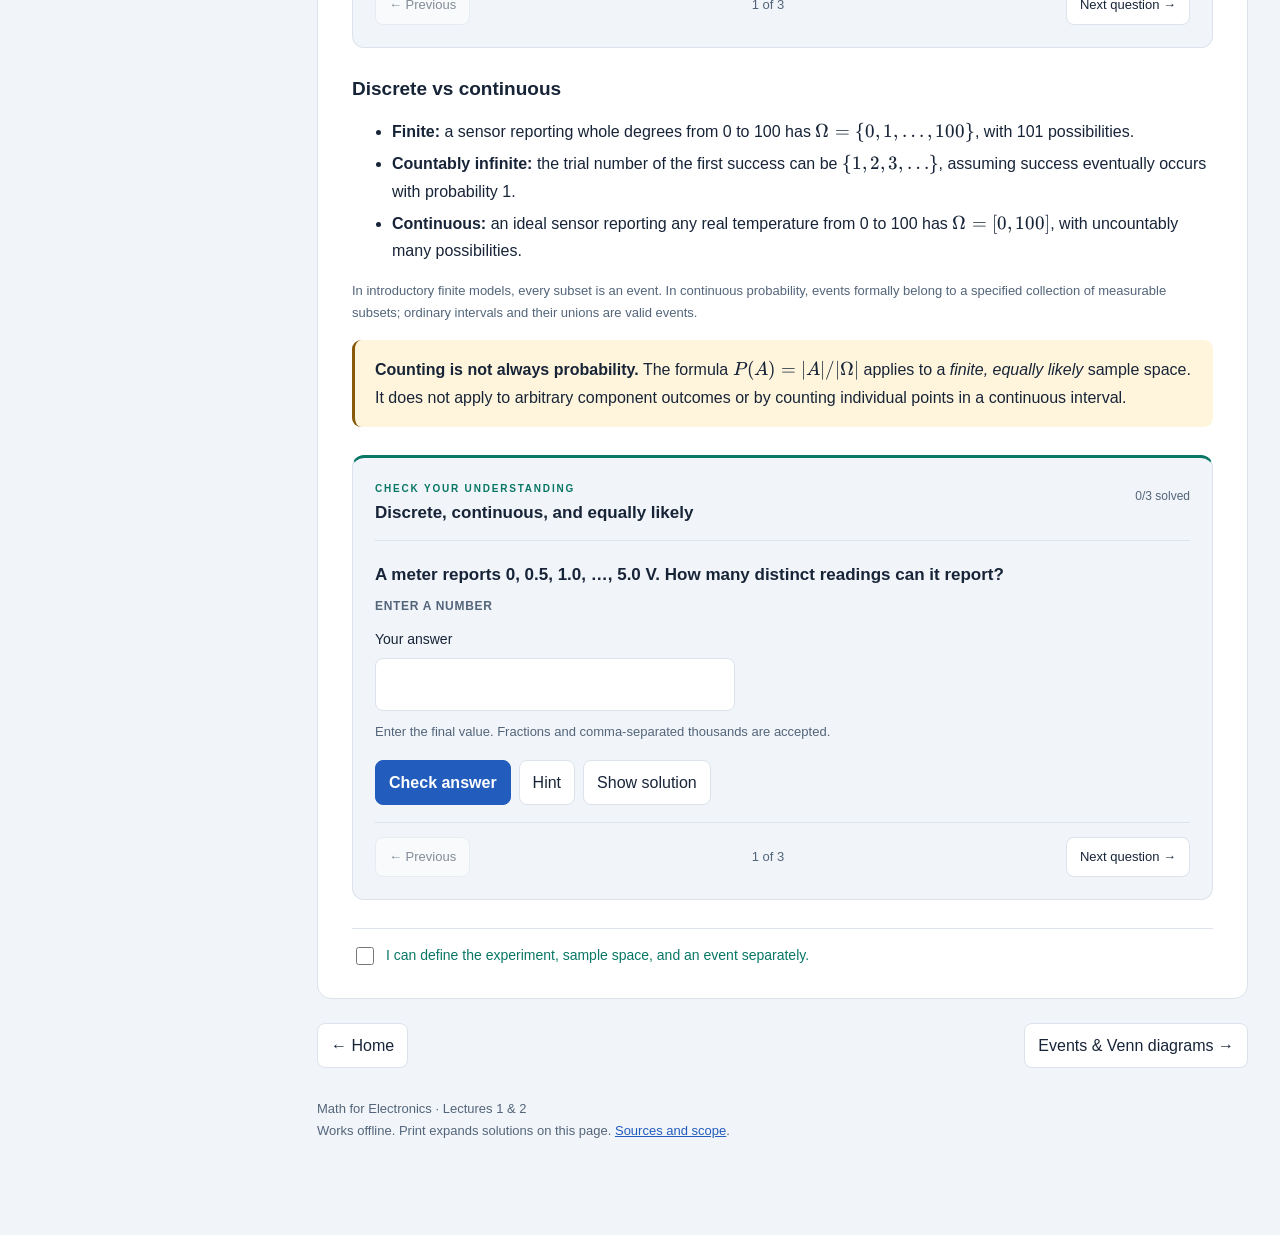
<file: models.html>
<!doctype html>
<html lang="en"><head><meta charset="utf-8"><meta name="viewport" content="width=device-width,initial-scale=1"><title>Models &amp; sample spaces · Math for Electronics</title><meta name="description" content="An interactive study guide to probability models, events, Venn diagrams and combinatorics."><link rel="stylesheet" href="style.css"><link rel="stylesheet" href="practice.css"><link rel="stylesheet" href="katex/katex.min.css"><script src="theme.js"></script><script defer src="katex/katex.min.js"></script><script defer src="katex/auto-render.min.js"></script><script defer src="search-index.js"></script><script defer src="app.js"></script><script defer src="checks-data.js"></script><script defer src="exercises.js"></script></head>
<body data-page="models"><a class="skip" href="#main">Skip to guide</a><header><a href="index.html">∑ &nbsp; Math for Electronics <small>Study guide / Lectures 1 &amp; 2</small></a><div class="tools"><button id="menu" aria-expanded="false" aria-controls="sidebar">Menu</button><button id="theme">Dark mode</button><button id="print">Print</button></div></header>
<div class="layout"><aside id="sidebar"><p class="eyebrow">Your study desk</p><label class="mini" for="search">Search the whole guide</label><input id="search" class="search" type="search" placeholder="Try “conditional”…"><div id="searchResults" aria-live="polite"></div><nav aria-label="Study pages"><p class="nav-label">Start here</p><a href="index.html" data-page-link="index">Home</a><p class="nav-label">Lecture 1</p><a href="models.html" data-page-link="models" class="active" aria-current="page">Models & sample spaces</a><a href="events.html" data-page-link="events">Events & Venn diagrams</a><a href="counting.html" data-page-link="counting">Counting & Newton’s symbol</a><p class="nav-label">Lecture 2</p><a href="probability.html" data-page-link="probability">Probability rules</a><a href="conditional.html" data-page-link="conditional">Conditional probability</a><a href="poker.html" data-page-link="poker">Poker & repeated ranks</a><p class="nav-label">Practice</p><a href="practice-1.html" data-page-link="practice-1">Lecture 1 exercises</a><a href="practice-2.html" data-page-link="practice-2">Lecture 2 exercises</a><p class="nav-label">Revision</p><a href="formulas.html" data-page-link="formulas">Formula desk</a><a href="quiz.html" data-page-link="quiz">Self-test quiz</a><p class="nav-label">Sources</p><a href="photos.html" data-page-link="photos">Lecture photo gallery</a><a href="references.html" data-page-link="references">Reading & scope</a></nav><div class="progress"><span id="progressText">0 of 9 topics mastered</span><progress id="progressBar" max="9" value="0"></progress><p>Tick topics as you master them.</p><button id="resetProgress">Reset progress</button></div></aside><main id="main"><div class="page-heading"><p class="eyebrow">Lecture 1</p><h1>Models & sample spaces</h1><p><a href="index.html">Home</a> / Models & sample spaces</p></div><div class="practice-strip no-print"><div><b>15 quick practice questions on this page</b><p>Try the three-question checkpoints as you read. Use hints or retries; viewed solutions are tracked separately.</p><span id="practiceProgress" aria-live="polite">0 of 15 solved</span></div><button id="resetChecks" type="button">Reset this page’s practice</button></div><section class="topic" id="models"><div class="eyebrow">01 / The big picture</div><h2>Models &amp; statistical behavior</h2><p class="lead">A model is a simplified description of a system. We choose a model according to what we know and what we want to predict.</p><div class="grid"><div class="box"><h3>Deterministic model</h3><p>Once its inputs, parameters, and initial conditions are fixed, the model gives a single outcome. There is no random element inside the model.</p><p><b>Example:</b> an ideal 1 kΩ resistor with exactly 5 V across it has current \(I=V/R=5\text{ mA}\).</p></div><div class="box"><h3>Random (stochastic) model</h3><p>The model allows different outcomes and describes their probabilities. It predicts how outcomes are distributed, rather than guaranteeing one result.</p><p><b>Example:</b> manufactured “1 kΩ” resistors vary. A randomly selected resistor has an uncertain resistance; a model can describe that variation.</p></div></div><p>These are modeling choices, not permanent labels for a device. A circuit may be modeled deterministically for its nominal response and randomly for noise, component tolerances, or transmission errors.</p><div class="checkpoint" id="check-model-choice" data-checkpoint="model-choice" role="group" aria-labelledby="check-model-choice-title"><div class="checkpoint-heading"><div><p class="eyebrow">Check your understanding</p><h3 id="check-model-choice-title">Deterministic or random?</h3></div><span class="checkpoint-status" aria-live="polite">0/3 solved</span></div><noscript><p>Enable JavaScript to answer these interactive questions.</p></noscript><ol class="print-only"><li><p>A model uses exactly 12 V and exactly 4 Ω to calculate a current. What kind of model is it?</p><p><b>Answer:</b> Deterministic The model gives I = 12/4 = 3 A every time. Measurement variation could be added in a separate random model.</p></li><li><p>A sensor model adds a randomly varying noise value to its ideal output. What does it predict?</p><p><b>Answer:</b> A range of possible readings with probabilities The reading is uncertain, but the model can describe its distribution and the likelihood of different readings.</p></li><li><p>Which statements about models are valid? Select all that apply.</p><p><b>Answer:</b> A deterministic model can approximate a real noisy system.; The same device can have deterministic and random models.; A random model can describe long-run patterns. Models are chosen for a purpose. Ideal circuit behavior can be deterministic while noise is random; random outcomes need not be equally likely.</p></li></ol></div><h3>What is statistical behavior?</h3><p>Individual results can be unpredictable while the pattern across many trials is comparatively stable. We study frequencies, averages, and variation across repeated observations.</p><div class="math">\[f_N(A)=\frac{N_A}{N}\]</div><p>Here \(N\) is the number of trials, \(N_A\) counts how often event \(A\) occurred, and \(f_N(A)\) is its <b>relative frequency</b>. This observed frequency estimates the model probability \(P(A)\).</p><p>For independent repetitions under the same conditions, the law of large numbers says the relative frequency converges to the event’s probability in a precise probabilistic sense. It does <em>not</em> promise an exact proportion in every batch, or that the estimate improves after every trial.</p><div class="note"><b>Common trap:</b> a fair coin that has landed heads five times is not “due” for tails. If tosses are independent, the next toss still has probability 1/2 of heads. Long-run balance does not correct past results.</div>
<div class="lab"><h3>Try it: short runs vs long runs</h3><p class="mini">Simulated independent fair-coin tosses. This is an illustration, not experimental evidence about a physical coin.</p><div class="controls"><button id="toss10">Add 10 tosses</button><button id="toss1000">Add 1,000 tosses</button><button id="resetToss">Reset</button></div><output id="tossOutput" aria-live="polite">No tosses yet. The model probability of heads is 0.5.</output></div><div class="checkpoint" id="check-frequency" data-checkpoint="frequency" role="group" aria-labelledby="check-frequency-title"><div class="checkpoint-heading"><div><p class="eyebrow">Check your understanding</p><h3 id="check-frequency-title">Observed frequency vs probability</h3></div><span class="checkpoint-status" aria-live="polite">0/3 solved</span></div><noscript><p>Enable JavaScript to answer these interactive questions.</p></noscript><ol class="print-only"><li><p>A test detects 18 faulty components in 120 trials. What is the observed relative frequency of a fault?</p><p><b>Answer:</b> 0.15 (15%) The relative frequency is 18/120 = 0.15. This estimates a probability; it does not prove the true fault rate is exactly 0.15.</p></li><li><p>An independent fair coin has just given four tails. What is the probability of heads next?</p><p><b>Answer:</b> 1/2 The next probability remains 1/2. A short streak does not change the fair-coin model.</p></li><li><p>What can a long sequence of independent, identically distributed trials tell you? Select all valid statements.</p><p><b>Answer:</b> Relative frequencies tend to stabilize near their probabilities.; Finite samples can still differ from the model probability. The law of large numbers describes convergence. It does not guarantee exact batch proportions or steady improvement after every observation.</p></li></ol></div><label class="done"><input type="checkbox" data-topic="models"> I can distinguish a model probability from an observed frequency.</label></section><section class="topic" id="spaces"><div class="eyebrow">02 / The vocabulary</div><h2>Random experiments, sample spaces &amp; events</h2><p>A <b>random experiment</b> is a procedure with an uncertain outcome: test three components, transmit a message, or measure a sensor. Specify what you record before listing its outcomes.</p><div class="table-wrap"><table><thead><tr><th>Term</th><th>Meaning</th><th>One die roll</th></tr></thead><tbody><tr><td>Outcome \(\omega\)</td><td>One possible complete result</td><td>\(\omega=4\)</td></tr><tr><td>Sample space \(\Omega\), also \(S\)</td><td>The set of all possible outcomes</td><td>\(\{1,2,3,4,5,6\}\)</td></tr><tr><td>Event \(A\)</td><td>A collection of outcomes; it occurs if the actual outcome belongs to it</td><td>“Even”: \(A=\{2,4,6\}\)</td></tr><tr><td>Elementary event</td><td>An event containing one outcome</td><td>\(\{4\}\), rather than the outcome \(4\) itself</td></tr><tr><td>Impossible / certain event</td><td>Empty set / entire sample space</td><td>\(\varnothing\) / \(\Omega\)</td></tr></tbody></table></div><p>Write \(\omega\in A\) for “outcome ω belongs to A” and \(A\subseteq B\) for “every outcome in A is also in B.” If \(A\subseteq B\), then whenever A happens, B happens too. The notation \(|A|\) means the number of elements of a finite set A.</p><div class="example"><b>Three component tests</b><p>Record the results in order, using W = works and F = fails:</p><div class="math">\[\Omega=\{WWW,WWF,WFW,WFF,FWW,FWF,FFW,FFF\}.\]</div><p>“Exactly two work” is \(\{WWF,WFW,FWW\}\). WWF and FWW are different outcomes because different components failed. There are \(2^3=8\) outcomes, but counting alone does not make them equally likely.</p></div><div class="checkpoint" id="check-event-language" data-checkpoint="event-language" role="group" aria-labelledby="check-event-language-title"><div class="checkpoint-heading"><div><p class="eyebrow">Check your understanding</p><h3 id="check-event-language-title">Outcome, sample space, event</h3></div><span class="checkpoint-status" aria-live="polite">0/3 solved</span></div><noscript><p>Enable JavaScript to answer these interactive questions.</p></noscript><ol class="print-only"><li><p>For one die roll, which expression is the event “less than 3”?</p><p><b>Answer:</b> {1, 2} Both 1 and 2 satisfy “less than 3”, so the event is {1, 2}.</p></li><li><p>Two lamps are tested in order. Select every outcome where exactly one lamp works (W = works, F = fails).</p><p><b>Answer:</b> WF; FW WF and FW each contain one working lamp. They are different outcomes because the lamp positions are different.</p></li><li><p>How many outcomes are in the impossible event?</p><p><b>Answer:</b> 0 The empty set contains no outcomes. Its size and its probability are both zero, though size and probability are different concepts.</p></li></ol></div><h3>The same system can have different sample spaces</h3><p>If you record only the <em>number</em> of working components, the space becomes \(\{0,1,2,3\}\). You have discarded position information. Even if the eight ordered W/F strings were equally likely, these four counts would not be: three strings give the count 2, while only one gives the count 3.</p><div class="checkpoint" id="check-recording" data-checkpoint="recording" role="group" aria-labelledby="check-recording-title"><div class="checkpoint-heading"><div><p class="eyebrow">Check your understanding</p><h3 id="check-recording-title">What are you recording?</h3></div><span class="checkpoint-status" aria-live="polite">0/3 solved</span></div><noscript><p>Enable JavaScript to answer these interactive questions.</p></noscript><ol class="print-only"><li><p>Four switches can each be ON or OFF. If you record the ordered switch states, how many outcomes are possible?</p><p><b>Answer:</b> 16 2 × 2 × 2 × 2 = 16 ordered state strings.</p></li><li><p>For those four switches, how many different outcomes are possible if you record only the number of ON switches?</p><p><b>Answer:</b> 5 The count can be 0, 1, 2, 3, or 4, so the reduced sample space has five outcomes.</p></li><li><p>Suppose all sixteen switch-state strings are equally likely. Are the five ON-counts equally likely?</p><p><b>Answer:</b> No: different counts correspond to different numbers of strings There is one all-OFF string, but four strings with exactly one ON switch. Collapsing outcomes does not preserve equal probabilities.</p></li></ol></div><h3>Discrete vs continuous</h3><ul><li><b>Finite:</b> a sensor reporting whole degrees from 0 to 100 has \(\Omega=\{0,1,\ldots,100\}\), with 101 possibilities.</li><li><b>Countably infinite:</b> the trial number of the first success can be \(\{1,2,3,\ldots\}\), assuming success eventually occurs with probability 1.</li><li><b>Continuous:</b> an ideal sensor reporting any real temperature from 0 to 100 has \(\Omega=[0,100]\), with uncountably many possibilities.</li></ul><p class="mini">In introductory finite models, every subset is an event. In continuous probability, events formally belong to a specified collection of measurable subsets; ordinary intervals and their unions are valid events.</p><div class="note"><b>Counting is not always probability.</b> The formula \(P(A)=|A|/|\Omega|\) applies to a <em>finite, equally likely</em> sample space. It does not apply to arbitrary component outcomes or by counting individual points in a continuous interval.</div><div class="checkpoint" id="check-space-types" data-checkpoint="space-types" role="group" aria-labelledby="check-space-types-title"><div class="checkpoint-heading"><div><p class="eyebrow">Check your understanding</p><h3 id="check-space-types-title">Discrete, continuous, and equally likely</h3></div><span class="checkpoint-status" aria-live="polite">0/3 solved</span></div><noscript><p>Enable JavaScript to answer these interactive questions.</p></noscript><ol class="print-only"><li><p>A meter reports 0, 0.5, 1.0, …, 5.0 V. How many distinct readings can it report?</p><p><b>Answer:</b> 11 There are 5/0.5 = 10 increments and 11 readings including both 0 and 5.</p></li><li><p>An ideal meter can report any real voltage between 0 and 5. Its sample space is…</p><p><b>Answer:</b> Continuous The space [0, 5] is continuous and uncountable, unlike a meter restricted to fixed decimal steps.</p></li><li><p>When is favorable outcomes / total outcomes a valid probability calculation? Select all valid cases.</p><p><b>Answer:</b> Selecting one component uniformly from 20 distinct components; Choosing one binary string uniformly from all length-3 strings Uniform selection from a finite set supports the count ratio. Unequal face probabilities need weights; continuous geometric regions need areas rather than point counts.</p></li></ol></div><label class="done"><input type="checkbox" data-topic="spaces"> I can define the experiment, sample space, and an event separately.</label></section><div class="page-turn no-print"><a class="button" href="index.html">← Home</a><a class="button" href="events.html">Events & Venn diagrams →</a></div><footer>Math for Electronics · Lectures 1 &amp; 2<br>Works offline. Print expands solutions on this page. <a href="references.html">Sources and scope</a>.</footer></main></div></body></html>
</file>
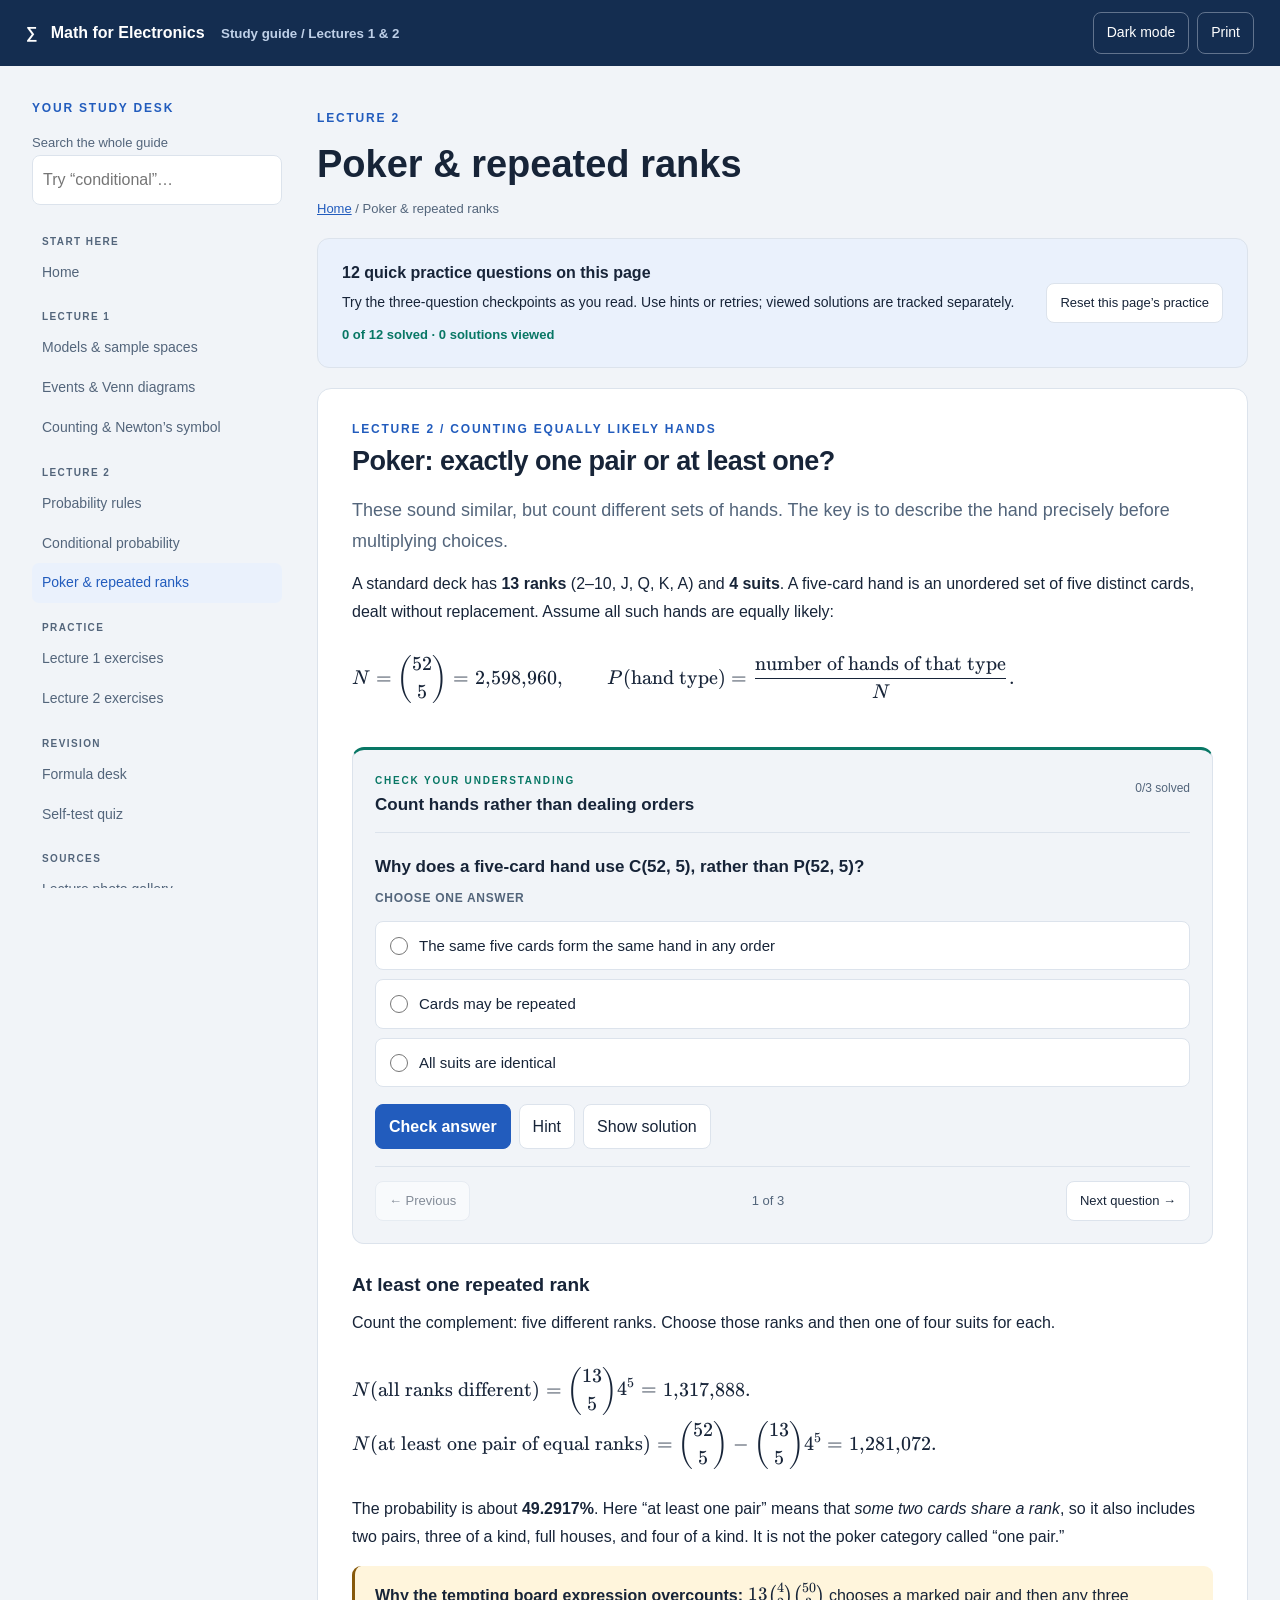
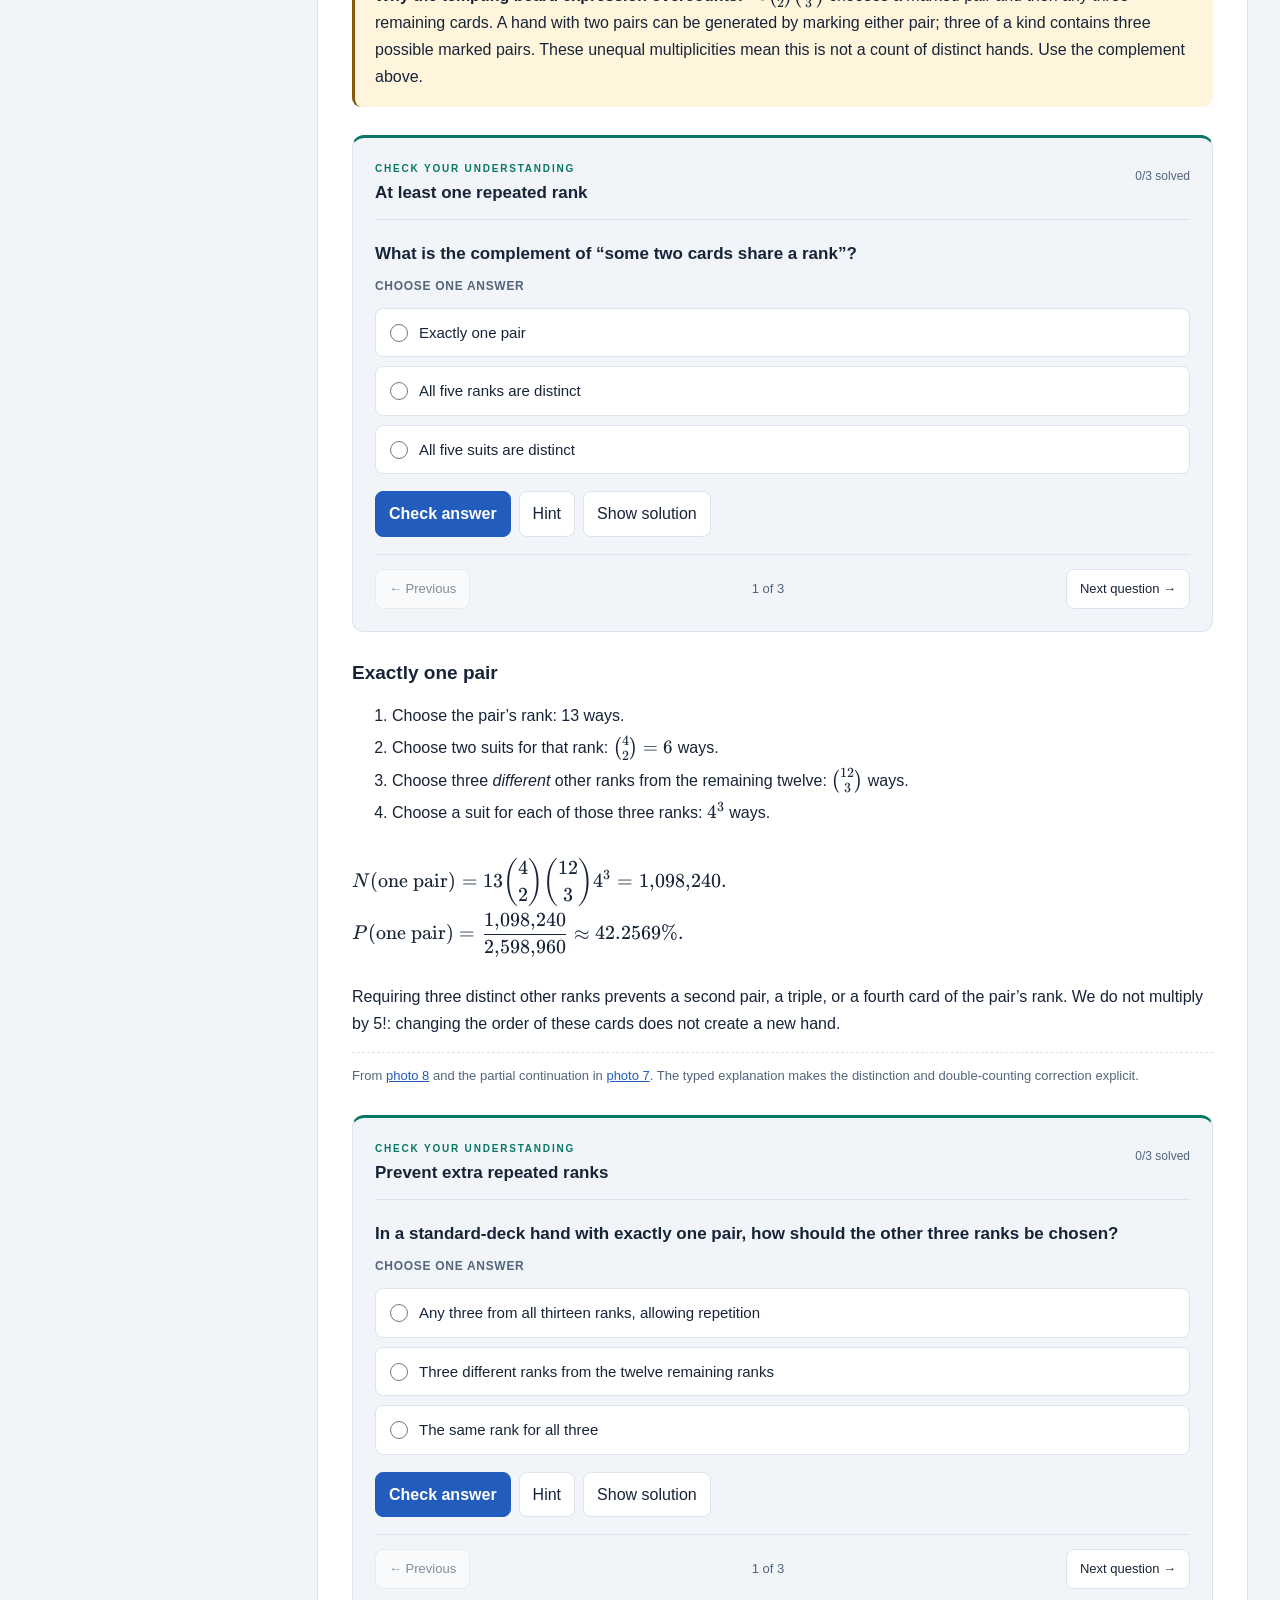
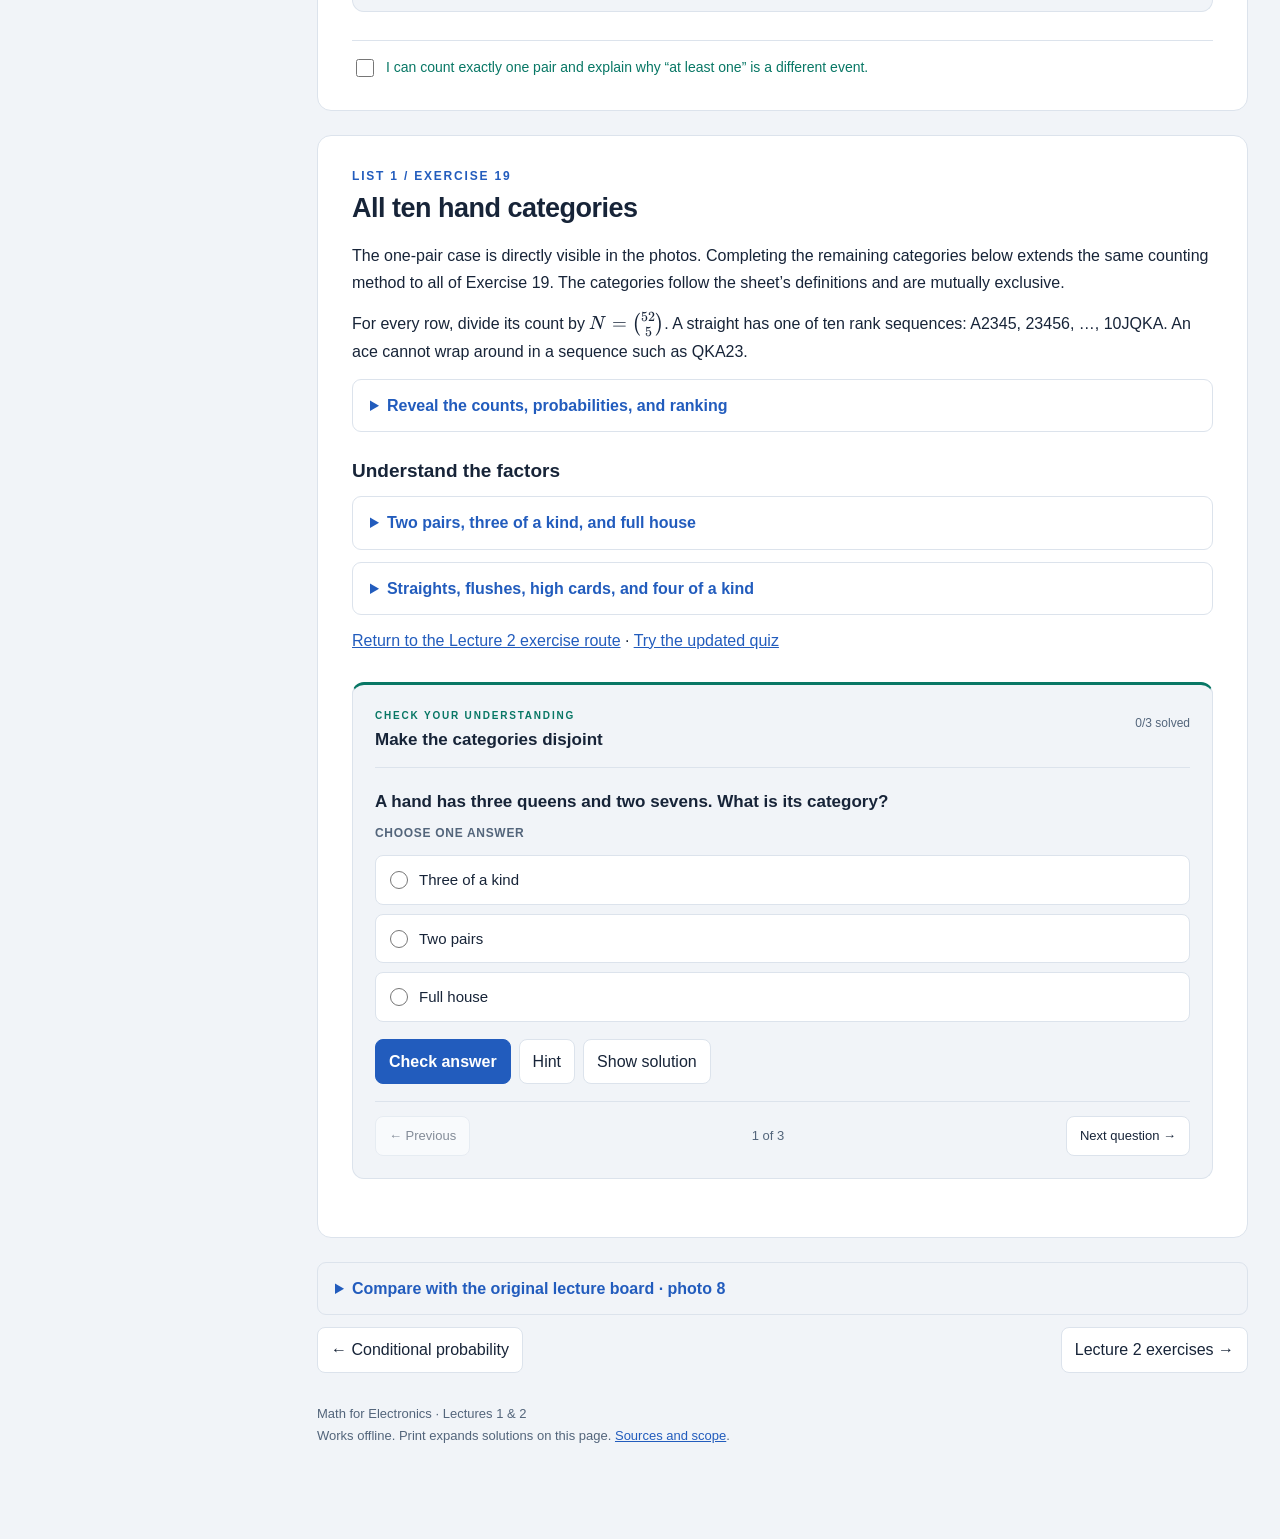
<file: poker.html>
<!doctype html>
<html lang="en"><head><meta charset="utf-8"><meta name="viewport" content="width=device-width,initial-scale=1"><title>Poker &amp; repeated ranks · Math for Electronics</title><meta name="description" content="An interactive study guide to probability models, events, Venn diagrams and combinatorics."><link rel="stylesheet" href="style.css"><link rel="stylesheet" href="practice.css"><link rel="stylesheet" href="katex/katex.min.css"><script src="theme.js"></script><script defer src="katex/katex.min.js"></script><script defer src="katex/auto-render.min.js"></script><script defer src="search-index.js"></script><script defer src="app.js"></script><script defer src="checks-data.js"></script><script defer src="exercises.js"></script></head>
<body data-page="poker"><a class="skip" href="#main">Skip to guide</a><header><a href="index.html">∑ &nbsp; Math for Electronics <small>Study guide / Lectures 1 &amp; 2</small></a><div class="tools"><button id="menu" aria-expanded="false" aria-controls="sidebar">Menu</button><button id="theme">Dark mode</button><button id="print">Print</button></div></header>
<div class="layout"><aside id="sidebar"><p class="eyebrow">Your study desk</p><label class="mini" for="search">Search the whole guide</label><input id="search" class="search" type="search" placeholder="Try “conditional”…"><div id="searchResults" aria-live="polite"></div><nav aria-label="Study pages"><p class="nav-label">Start here</p><a href="index.html" data-page-link="index">Home</a><p class="nav-label">Lecture 1</p><a href="models.html" data-page-link="models">Models & sample spaces</a><a href="events.html" data-page-link="events">Events & Venn diagrams</a><a href="counting.html" data-page-link="counting">Counting & Newton’s symbol</a><p class="nav-label">Lecture 2</p><a href="probability.html" data-page-link="probability">Probability rules</a><a href="conditional.html" data-page-link="conditional">Conditional probability</a><a href="poker.html" data-page-link="poker" class="active" aria-current="page">Poker & repeated ranks</a><p class="nav-label">Practice</p><a href="practice-1.html" data-page-link="practice-1">Lecture 1 exercises</a><a href="practice-2.html" data-page-link="practice-2">Lecture 2 exercises</a><p class="nav-label">Revision</p><a href="formulas.html" data-page-link="formulas">Formula desk</a><a href="quiz.html" data-page-link="quiz">Self-test quiz</a><p class="nav-label">Sources</p><a href="photos.html" data-page-link="photos">Lecture photo gallery</a><a href="references.html" data-page-link="references">Reading & scope</a></nav><div class="progress"><span id="progressText">0 of 9 topics mastered</span><progress id="progressBar" max="9" value="0"></progress><p>Tick topics as you master them.</p><button id="resetProgress">Reset progress</button></div></aside><main id="main"><div class="page-heading"><p class="eyebrow">Lecture 2</p><h1>Poker & repeated ranks</h1><p><a href="index.html">Home</a> / Poker & repeated ranks</p></div><div class="practice-strip no-print"><div><b>12 quick practice questions on this page</b><p>Try the three-question checkpoints as you read. Use hints or retries; viewed solutions are tracked separately.</p><span id="practiceProgress" aria-live="polite">0 of 12 solved</span></div><button id="resetChecks" type="button">Reset this page’s practice</button></div><section class="topic" id="poker"><div class="eyebrow">Lecture 2 / Counting equally likely hands</div><h2>Poker: exactly one pair or at least one?</h2><p class="lead">These sound similar, but count different sets of hands. The key is to describe the hand precisely before multiplying choices.</p><p>A standard deck has <b>13 ranks</b> (2–10, J, Q, K, A) and <b>4 suits</b>. A five-card hand is an unordered set of five distinct cards, dealt without replacement. Assume all such hands are equally likely:</p><div class="math">\[N=\binom{52}{5}=2{,}598{,}960,\qquad P(\text{hand type})=\frac{\text{number of hands of that type}}{N}.\]</div><div class="checkpoint" id="check-hand-space" data-checkpoint="hand-space" role="group" aria-labelledby="check-hand-space-title"><div class="checkpoint-heading"><div><p class="eyebrow">Check your understanding</p><h3 id="check-hand-space-title">Count hands rather than dealing orders</h3></div><span class="checkpoint-status" aria-live="polite">0/3 solved</span></div><noscript><p>Enable JavaScript to answer these interactive questions.</p></noscript><ol class="print-only"><li><p>Why does a five-card hand use C(52, 5), rather than P(52, 5)?</p><p><b>Answer:</b> The same five cards form the same hand in any order A hand is an unordered subset of distinct cards. P(52, 5) would count each hand 5! times.</p></li><li><p>A miniature deck has 8 distinct cards. How many unordered three-card hands are possible?</p><p><b>Answer:</b> 56 8 × 7 × 6 / (3 × 2 × 1) = 56.</p></li><li><p>In a standard deck, how many rank choices and suit choices does one card have?</p><p><b>Answer:</b> 13 ranks and 4 suits Thirteen ranks times four suits gives 52 distinct cards.</p></li></ol></div><h3>At least one repeated rank</h3><p>Count the complement: five different ranks. Choose those ranks and then one of four suits for each.</p><div class="math">\[N(\text{all ranks different})=\binom{13}{5}4^5=1{,}317{,}888.\]\[N(\text{at least one pair of equal ranks})=\binom{52}{5}-\binom{13}{5}4^5=1{,}281{,}072.\]</div><p>The probability is about <b>49.2917%</b>. Here “at least one pair” means that <em>some two cards share a rank</em>, so it also includes two pairs, three of a kind, full houses, and four of a kind. It is not the poker category called “one pair.”</p><div class="note"><b>Why the tempting board expression overcounts:</b> \(13\binom42\binom{50}{3}\) chooses a marked pair and then any three remaining cards. A hand with two pairs can be generated by marking either pair; three of a kind contains three possible marked pairs. These unequal multiplicities mean this is not a count of distinct hands. Use the complement above.</div><div class="checkpoint" id="check-some-pair" data-checkpoint="some-pair" role="group" aria-labelledby="check-some-pair-title"><div class="checkpoint-heading"><div><p class="eyebrow">Check your understanding</p><h3 id="check-some-pair-title">At least one repeated rank</h3></div><span class="checkpoint-status" aria-live="polite">0/3 solved</span></div><noscript><p>Enable JavaScript to answer these interactive questions.</p></noscript><ol class="print-only"><li><p>What is the complement of “some two cards share a rank”?</p><p><b>Answer:</b> All five ranks are distinct If no two cards share a rank, all five ranks must be distinct.</p></li><li><p>A miniature deck has 5 ranks and 2 suits per rank. How many three-card hands have all ranks distinct?</p><p><b>Answer:</b> 80 C(5, 3) × 2³ = 10 × 8 = 80.</p></li><li><p>For the same 10-card deck, how many three-card hands have at least one repeated rank?</p><p><b>Answer:</b> 40 C(10, 3) − 80 = 120 − 80 = 40. There are only two suits, so a triple of one rank is impossible.</p></li></ol></div><h3>Exactly one pair</h3><ol><li>Choose the pair’s rank: 13 ways.</li><li>Choose two suits for that rank: \(\binom42=6\) ways.</li><li>Choose three <em>different</em> other ranks from the remaining twelve: \(\binom{12}{3}\) ways.</li><li>Choose a suit for each of those three ranks: \(4^3\) ways.</li></ol><div class="math">\[N(\text{one pair})=13\binom42\binom{12}{3}4^3=1{,}098{,}240.\]\[P(\text{one pair})=\frac{1{,}098{,}240}{2{,}598{,}960}\approx42.2569\%.\]</div><p>Requiring three distinct other ranks prevents a second pair, a triple, or a fourth card of the pair’s rank. We do not multiply by 5!: changing the order of these cards does not create a new hand.</p><p class="source-note">From <a href="photos.html#photo8">photo 8</a> and the partial continuation in <a href="photos.html#photo7">photo 7</a>. The typed explanation makes the distinction and double-counting correction explicit.</p><div class="checkpoint" id="check-one-pair" data-checkpoint="one-pair" role="group" aria-labelledby="check-one-pair-title"><div class="checkpoint-heading"><div><p class="eyebrow">Check your understanding</p><h3 id="check-one-pair-title">Prevent extra repeated ranks</h3></div><span class="checkpoint-status" aria-live="polite">0/3 solved</span></div><noscript><p>Enable JavaScript to answer these interactive questions.</p></noscript><ol class="print-only"><li><p>In a standard-deck hand with exactly one pair, how should the other three ranks be chosen?</p><p><b>Answer:</b> Three different ranks from the twelve remaining ranks Choose three distinct ranks from the twelve ranks different from the pair’s rank.</p></li><li><p>From a miniature deck with 5 ranks and 2 suits, how many four-card hands have exactly one pair?</p><p><b>Answer:</b> 120 5 × C(4, 2) × 2² = 5 × 6 × 4 = 120.</p></li><li><p>If instead you count four-card hands with two pairs in that miniature deck, how many are there?</p><p><b>Answer:</b> 10 C(5, 2) = 10. The two pair ranks are an unordered selection.</p></li></ol></div><label class="done"><input type="checkbox" data-topic="poker"> I can count exactly one pair and explain why “at least one” is a different event.</label></section>
<section class="topic" id="poker-exercise"><div class="eyebrow">List 1 / Exercise 19</div><h2>All ten hand categories</h2><p>The one-pair case is directly visible in the photos. Completing the remaining categories below extends the same counting method to all of Exercise 19. The categories follow the sheet’s definitions and are mutually exclusive.</p><p>For every row, divide its count by \(N=\binom{52}{5}\). A straight has one of ten rank sequences: A2345, 23456, …, 10JQKA. An ace cannot wrap around in a sequence such as QKA23.</p><details><summary>Reveal the counts, probabilities, and ranking</summary><div class="table-wrap"><table><thead><tr><th>Most → least likely</th><th>Counting expression</th><th>Hands</th><th>Probability</th></tr></thead><tbody>
<tr><td>High card</td><td>\((\binom{13}{5}-10)(4^5-4)\)</td><td>1,302,540</td><td>50.117739%</td></tr>
<tr><td>One pair</td><td>\(13\binom42\binom{12}{3}4^3\)</td><td>1,098,240</td><td>42.256903%</td></tr>
<tr><td>Two pairs</td><td>\(\binom{13}{2}\binom42^2\cdot11\cdot4\)</td><td>123,552</td><td>4.753902%</td></tr>
<tr><td>Three of a kind</td><td>\(13\binom43\binom{12}{2}4^2\)</td><td>54,912</td><td>2.112845%</td></tr>
<tr><td>Straight (excluding straight flushes)</td><td>\(10(4^5-4)\)</td><td>10,200</td><td>0.392465%</td></tr>
<tr><td>Flush (excluding straight flushes)</td><td>\(4(\binom{13}{5}-10)\)</td><td>5,108</td><td>0.196540%</td></tr>
<tr><td>Full house</td><td>\(13\binom43\cdot12\binom42\)</td><td>3,744</td><td>0.144058%</td></tr>
<tr><td>Four of a kind</td><td>\(13\cdot48\)</td><td>624</td><td>0.024010%</td></tr>
<tr><td>Straight flush (excluding royal flushes)</td><td>\(4\cdot(10-1)\)</td><td>36</td><td>0.001385%</td></tr>
<tr><td>Royal flush</td><td>\(4\)</td><td>4</td><td>0.000154%</td></tr>
</tbody></table></div><p><b>Check:</b> the counts add to 2,598,960, so the unrounded probabilities sum to 1. The displayed percentages are rounded.</p></details><h3>Understand the factors</h3><details><summary>Two pairs, three of a kind, and full house</summary><p><b>Two pairs:</b> choose two ranks without ordering them; choose two suits for each; choose the fifth card’s rank from the eleven unused ranks and then its suit. Using 13 × 12 for the pair ranks would count each hand twice.</p><p><b>Three of a kind:</b> choose the triple rank and its three suits, then two distinct other ranks and their suits. The two remaining ranks must differ to exclude a full house.</p><p><b>Full house:</b> the triple and pair play different roles. Choose the triple rank and suits, then one of twelve other ranks and two of its suits. There is no division by 2 for these distinct roles.</p></details><details><summary>Straights, flushes, high cards, and four of a kind</summary><p><b>Straight:</b> for each of ten rank sequences, choose one suit per rank. Exclude the four choices where every suit is the same.</p><p><b>Flush:</b> choose a suit and any five ranks, then exclude the ten straight rank patterns in that suit. This removes all straight flushes, including royals.</p><p><b>High card:</b> choose five distinct ranks that do not form a straight, then a suit pattern that is not a flush. Pairs are already excluded by distinct ranks.</p><p><b>Four of a kind:</b> choose the rank; all four suits are forced. The fifth card can be any of the 48 cards of other ranks.</p><p><b>Straight flush vs royal:</b> there are 40 straight flushes if royals are included. The task lists royal flush separately, so split them into 36 and 4.</p></details><p><a href="practice-2.html#exercise19">Return to the Lecture 2 exercise route</a> · <a href="quiz.html">Try the updated quiz</a></p><div class="checkpoint" id="check-hand-categories" data-checkpoint="hand-categories" role="group" aria-labelledby="check-hand-categories-title"><div class="checkpoint-heading"><div><p class="eyebrow">Check your understanding</p><h3 id="check-hand-categories-title">Make the categories disjoint</h3></div><span class="checkpoint-status" aria-live="polite">0/3 solved</span></div><noscript><p>Enable JavaScript to answer these interactive questions.</p></noscript><ol class="print-only"><li><p>A hand has three queens and two sevens. What is its category?</p><p><b>Answer:</b> Full house A full house has one triple and one pair. The “three of a kind” category requires the other two ranks to differ.</p></li><li><p>The ten standard straight rank patterns occur in four suits. If royal flushes are a separate category, how many straight flushes remain?</p><p><b>Answer:</b> 36 10 × 4 − 4 = 36 non-royal straight flushes.</p></li><li><p>Which statements are true for the task list’s categories?</p><p><b>Answer:</b> A full house is excluded from exactly one pair.; The ten category counts sum to all five-card hands.; “At least one repeated rank” includes four of a kind. The table partitions all hands into disjoint categories. Royals are counted separately; full houses are not exactly one pair; four of a kind does contain a repeated rank.</p></li></ol></div></section>
<details class="source-photo"><summary>Compare with the original lecture board · photo 8</summary><figure><a href="../img/lec2/8.jpg" target="_blank" rel="noopener"><img src="../img/lec2/8.jpg" alt="Poker: total hands and repeated ranks" width="2048" height="1536" loading="lazy"></a><figcaption>Five-card hand counting, the complement method, and the distinction between at least one pair and exactly one pair. <a href="photos.html">View all eight photos</a>.</figcaption></figure></details><div class="page-turn no-print"><a class="button" href="conditional.html">← Conditional probability</a><a class="button" href="practice-2.html">Lecture 2 exercises →</a></div><footer>Math for Electronics · Lectures 1 &amp; 2<br>Works offline. Print expands solutions on this page. <a href="references.html">Sources and scope</a>.</footer></main></div></body></html>
</file>
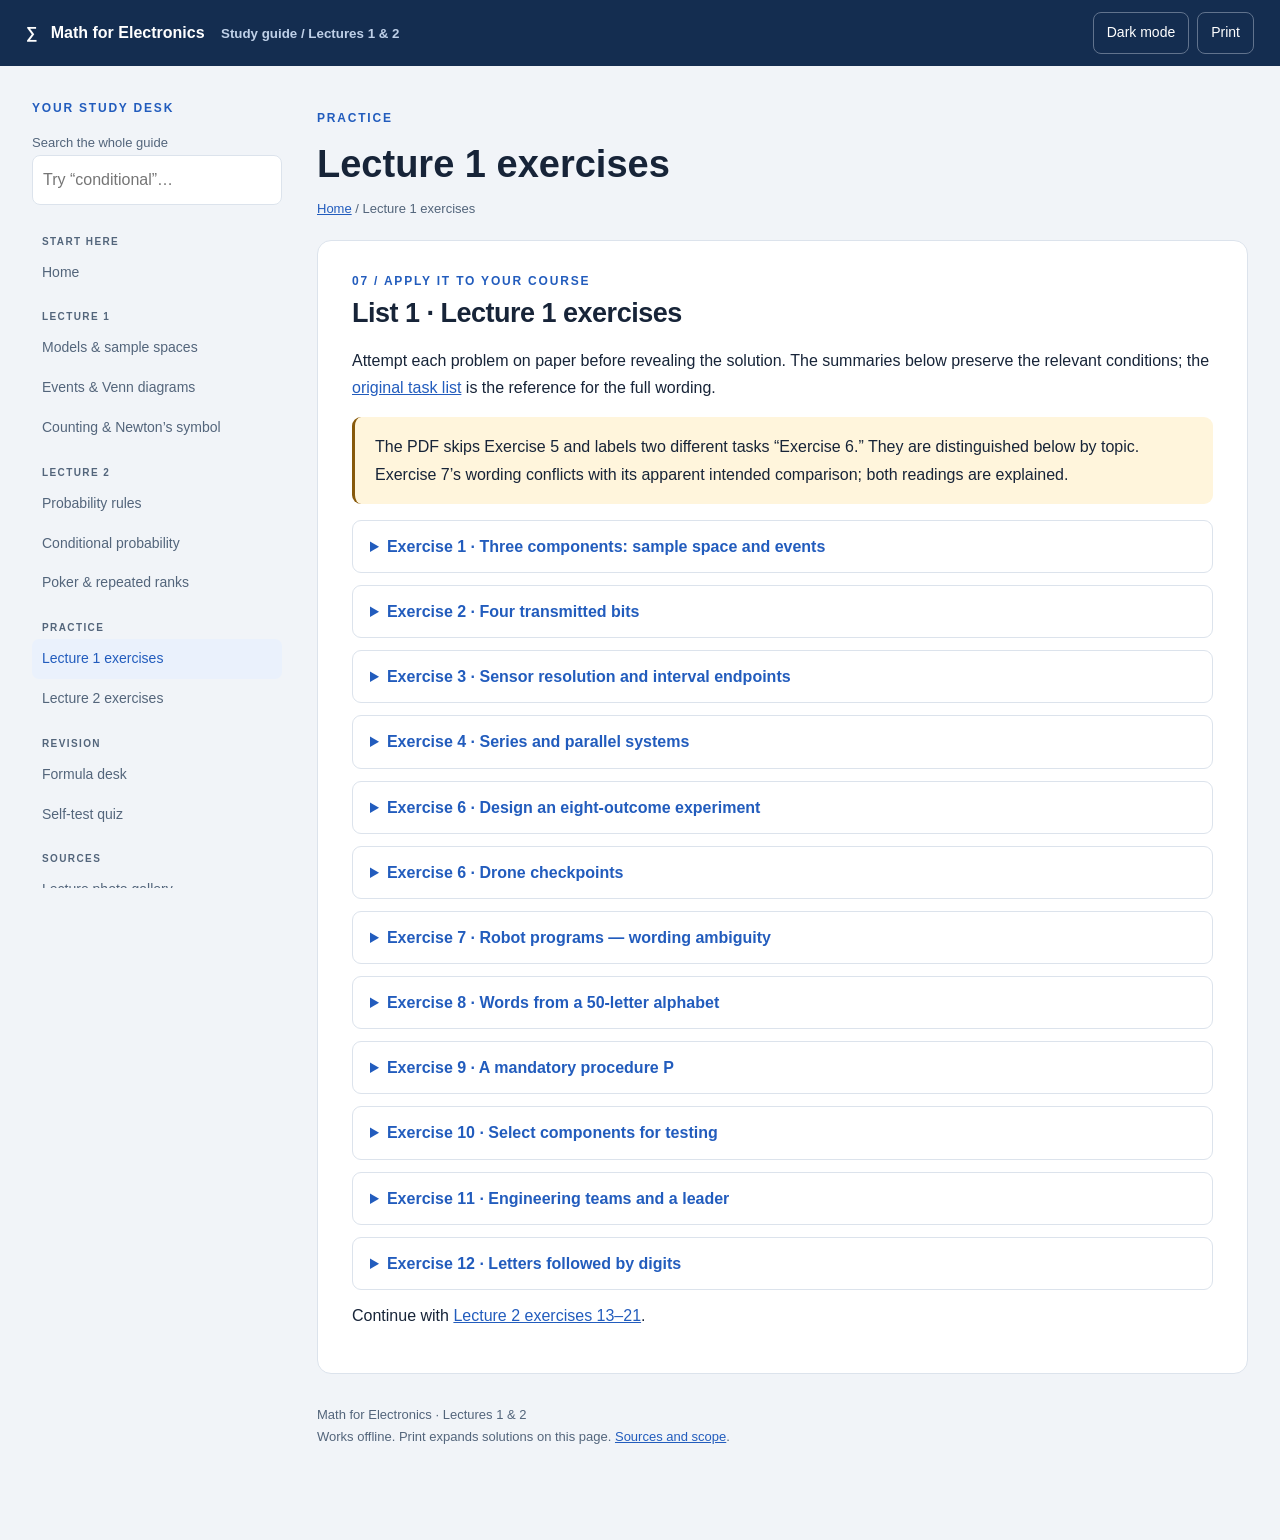
<file: practice-1.html>
<!doctype html>
<html lang="en"><head><meta charset="utf-8"><meta name="viewport" content="width=device-width,initial-scale=1"><title>Lecture 1 exercises · Math for Electronics</title><meta name="description" content="An interactive study guide to probability models, events, Venn diagrams and combinatorics."><link rel="stylesheet" href="style.css"><link rel="stylesheet" href="practice.css"><link rel="stylesheet" href="katex/katex.min.css"><script src="theme.js"></script><script defer src="katex/katex.min.js"></script><script defer src="katex/auto-render.min.js"></script><script defer src="search-index.js"></script><script defer src="app.js"></script><script defer src="checks-data.js"></script><script defer src="exercises.js"></script></head>
<body data-page="practice-1"><a class="skip" href="#main">Skip to guide</a><header><a href="index.html">∑ &nbsp; Math for Electronics <small>Study guide / Lectures 1 &amp; 2</small></a><div class="tools"><button id="menu" aria-expanded="false" aria-controls="sidebar">Menu</button><button id="theme">Dark mode</button><button id="print">Print</button></div></header>
<div class="layout"><aside id="sidebar"><p class="eyebrow">Your study desk</p><label class="mini" for="search">Search the whole guide</label><input id="search" class="search" type="search" placeholder="Try “conditional”…"><div id="searchResults" aria-live="polite"></div><nav aria-label="Study pages"><p class="nav-label">Start here</p><a href="index.html" data-page-link="index">Home</a><p class="nav-label">Lecture 1</p><a href="models.html" data-page-link="models">Models & sample spaces</a><a href="events.html" data-page-link="events">Events & Venn diagrams</a><a href="counting.html" data-page-link="counting">Counting & Newton’s symbol</a><p class="nav-label">Lecture 2</p><a href="probability.html" data-page-link="probability">Probability rules</a><a href="conditional.html" data-page-link="conditional">Conditional probability</a><a href="poker.html" data-page-link="poker">Poker & repeated ranks</a><p class="nav-label">Practice</p><a href="practice-1.html" data-page-link="practice-1" class="active" aria-current="page">Lecture 1 exercises</a><a href="practice-2.html" data-page-link="practice-2">Lecture 2 exercises</a><p class="nav-label">Revision</p><a href="formulas.html" data-page-link="formulas">Formula desk</a><a href="quiz.html" data-page-link="quiz">Self-test quiz</a><p class="nav-label">Sources</p><a href="photos.html" data-page-link="photos">Lecture photo gallery</a><a href="references.html" data-page-link="references">Reading & scope</a></nav><div class="progress"><span id="progressText">0 of 9 topics mastered</span><progress id="progressBar" max="9" value="0"></progress><p>Tick topics as you master them.</p><button id="resetProgress">Reset progress</button></div></aside><main id="main"><div class="page-heading"><p class="eyebrow">Practice</p><h1>Lecture 1 exercises</h1><p><a href="index.html">Home</a> / Lecture 1 exercises</p></div><section class="topic" id="practice"><div class="eyebrow">07 / Apply it to your course</div><h2>List 1 · Lecture 1 exercises</h2><p>Attempt each problem on paper before revealing the solution. The summaries below preserve the relevant conditions; the <a href="../lists/list1.pdf">original task list</a> is the reference for the full wording.</p><div class="note">The PDF skips Exercise 5 and labels two different tasks “Exercise 6.” They are distinguished below by topic. Exercise 7’s wording conflicts with its apparent intended comparison; both readings are explained.</div>
<details><summary>Exercise 1 · Three components: sample space and events</summary><p><b>Hint:</b> preserve the order of the three components. “At least one fails” is easiest as “everything except WWW.”</p><p>\(\Omega=\{WWW,WWF,WFW,WFF,FWW,FWF,FFW,FFF\}\).</p><p>\(A=\{WWF,WFW,WFF,FWW,FWF,FFW,FFF\}\); \(B=\{WWF,WFW,FWW\}\); \(C=\{WWF,WFF\}\).</p><p>Since \(B\subseteq A\), \(A\cap B=B\) and \(A\cup B=A\). Finally, \(A^c=\{WWW\}\).</p></details>
<details><summary>Exercise 2 · Four transmitted bits</summary><p><b>Hint:</b> C and E describe reception status, not the original bit values.</p><p>\(\Omega=\{CCCC,CCCE,CCEC,CCEE,CECC,CECE,CEEC,CEEE,ECCC,ECCE,ECEC,ECEE,EECC,EECE,EEEC,EEEE\}\). There are \(2^4=16\) outcomes.</p><p>\(A=\Omega\setminus\{CCCC\}\) (all 15 strings with at least one E). \(B=\{CCCC,CCEC,CECC,CEEC\}\) fixes the first and last positions as C. \(A^c=\{CCCC\}\): all four bits are received correctly.</p><p>An event neither contained in A nor contained in Aᶜ is \(D=\{CCCC,ECCC\}\). It includes one outcome from each.</p></details>
<details><summary>Exercise 3 · Sensor resolution and interval endpoints</summary><p>Whole degrees: \(\{0,1,\ldots,100\}\), 101 outcomes. Tenths: \(\{0,0.1,0.2,\ldots,100\}\), 1,001 outcomes. Any real value: \([0,100]\).</p><p>For \(A=[20,50]\), \(A^c=[0,20)\cup(50,100]\): below 20 or above 50, still within 0 to 100. Neither 20 nor 50 belongs to the complement.</p></details>
<details><summary>Exercise 4 · Series and parallel systems</summary><p>Use \(\Omega=\{WW,WF,FW,FF\}\). The component names in the question overlap with the event names; here we describe events in words.</p><p>Series works: {WW}. Series fails: {WF, FW, FF}. Parallel works: {WW, WF, FW}. Parallel fails: {FF}. These match intersection, union, and De Morgan’s rules.</p></details>
<details><summary>Exercise 6 · Design an eight-outcome experiment</summary><p>One valid construction: flip three coins and record their order. \(\Omega=\{HHH,HHT,HTH,HTT,THH,THT,TTH,TTT\}\).</p><p>Choose A = first toss H, B = first toss T, and C = all tosses H. Then A = {HHH, HHT, HTH, HTT}; B = {THH, THT, TTH, TTT}; C = {HHH}. A and B are disjoint, A ∩ C = {HHH} is nonempty, and Aᶜ = B.</p></details>
<details><summary>Exercise 6 · Drone checkpoints</summary><p>Order matters and checkpoints cannot repeat. \(P(8,5)=8\cdot7\cdot6\cdot5\cdot4=6720\). We count ordered visits to five checkpoints; no additional start/end constraints are stated.</p></details>
<details><summary>Exercise 7 · Robot programs — wording ambiguity</summary><p>The sentence “5 different actions” literally prohibits repetition, making (a) and (b) identical: \(P(7,5)=2520\) programs each.</p><p>If the intended contrast is (a) repetition allowed, (b) no repetition, the answers are \(7^5=16807\) and \(P(7,5)=2520\). State which interpretation you use; the sheet does not resolve this conflict.</p></details>
<details><summary>Exercise 8 · Words from a 50-letter alphabet</summary><p>A “word” here means any string, not necessarily a meaningful dictionary word. (a) Repetition allowed: \(50^8=39{,}062{,}500{,}000{,}000\). (b) Twelve distinct letters in order: \(P(50,12)=50!/38!\). The factorial ratio is an exact answer; there is no need to expand a huge integer.</p></details>
<details><summary>Exercise 9 · A mandatory procedure P</summary><p>Five distinct procedures are ordered from ten. (a) Choose one of five positions for P, then fill the other four from the nine remaining procedures: \(5P(9,4)=5\cdot3024=15120\).</p><p>(b) P first: \(P(9,4)=3024\). (c) P last: also 3024. (d) P somewhere in the middle means positions 2, 3, or 4: \(3P(9,4)=9072\). Check: 3024 + 3024 + 9072 = 15120.</p></details>
<details><summary>Exercise 10 · Select components for testing</summary><p>The 12 physical components are distinct, even when they share a type. (a) \(\binom{12}{4}=495\). (b) Select two of five resistors and two of four capacitors: \(\binom52\binom42=60\). No sensors are selected in (b).</p></details>
<details><summary>Exercise 11 · Engineering teams and a leader</summary><p>(a) \(\binom{14}{5}=2002\). (b) Exactly three mechanical engineers leaves two electrical engineers: \(\binom83\binom62=840\).</p><p>(c) At least two electrical engineers: subtract teams with zero or one from all teams:</p><div class="math">\[\binom{14}{5}-\binom85-\binom61\binom84=2002-56-420=1526.\]</div><p>For a designated leader, multiply the applicable team count by 5. With no restriction there are \(2002\cdot5=10010\) team + leader assignments. If the final sentence is intended to retain condition (c), there are \(1526\cdot5=7630\); retaining (b) gives 4200.</p></details>
<details><summary>Exercise 12 · Letters followed by digits</summary><p>The alphabet has seven letters; digits are 0–9. A zero may occur first in the digit block because this is an ID. Treat (b)–(d) as separate modifications of (a).</p><p>(a) \(7^3\cdot10^4=3430000\). (b) Distinct letters: \(P(7,3)10^4=2100000\). (c) Distinct digits, letters may repeat: \(7^3P(10,4)=1728720\).</p><p>(d) At least one zero = all digit strings minus strings without zero: \(7^3(10^4-9^4)=1179577\). Choosing a position for a zero and allowing other zeros would count some IDs more than once.</p></details>
<p>Continue with <a href="practice-2.html">Lecture 2 exercises 13–21</a>.</p></section><footer>Math for Electronics · Lectures 1 &amp; 2<br>Works offline. Print expands solutions on this page. <a href="references.html">Sources and scope</a>.</footer></main></div></body></html>
</file>
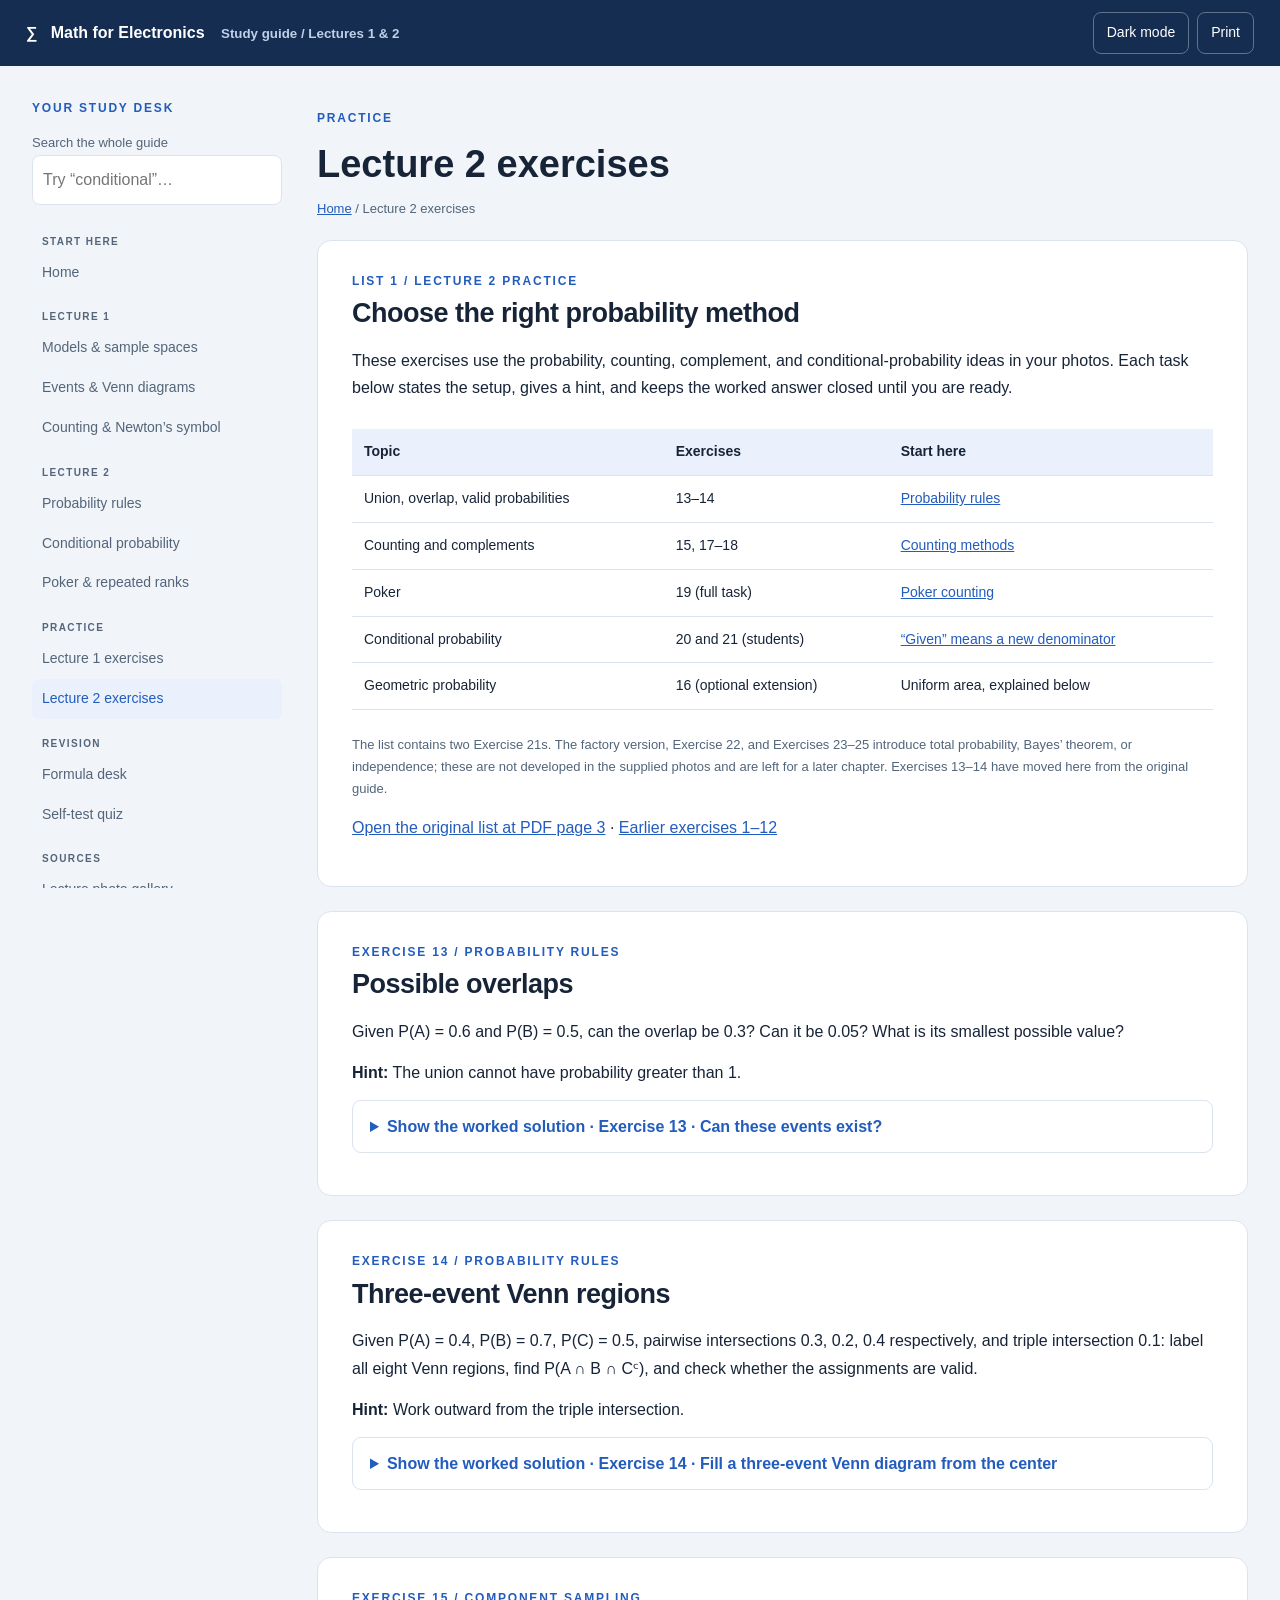
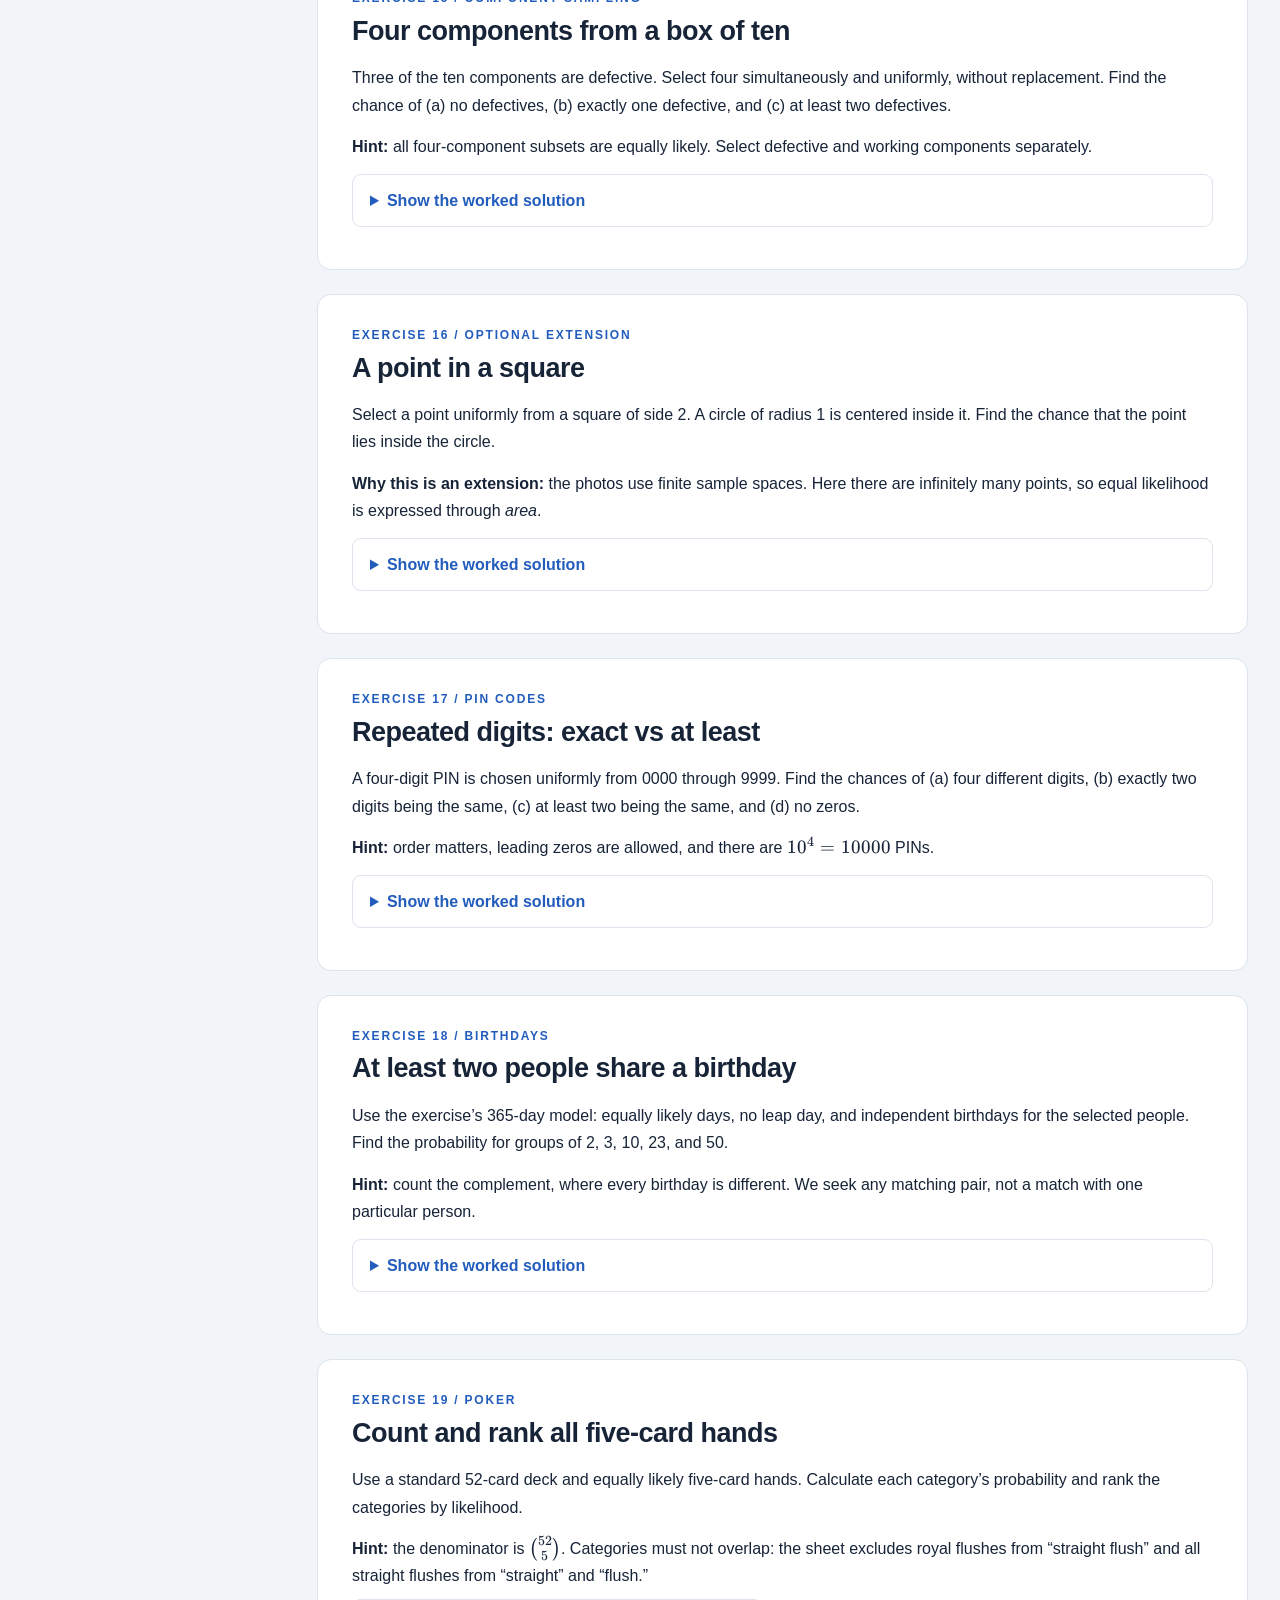
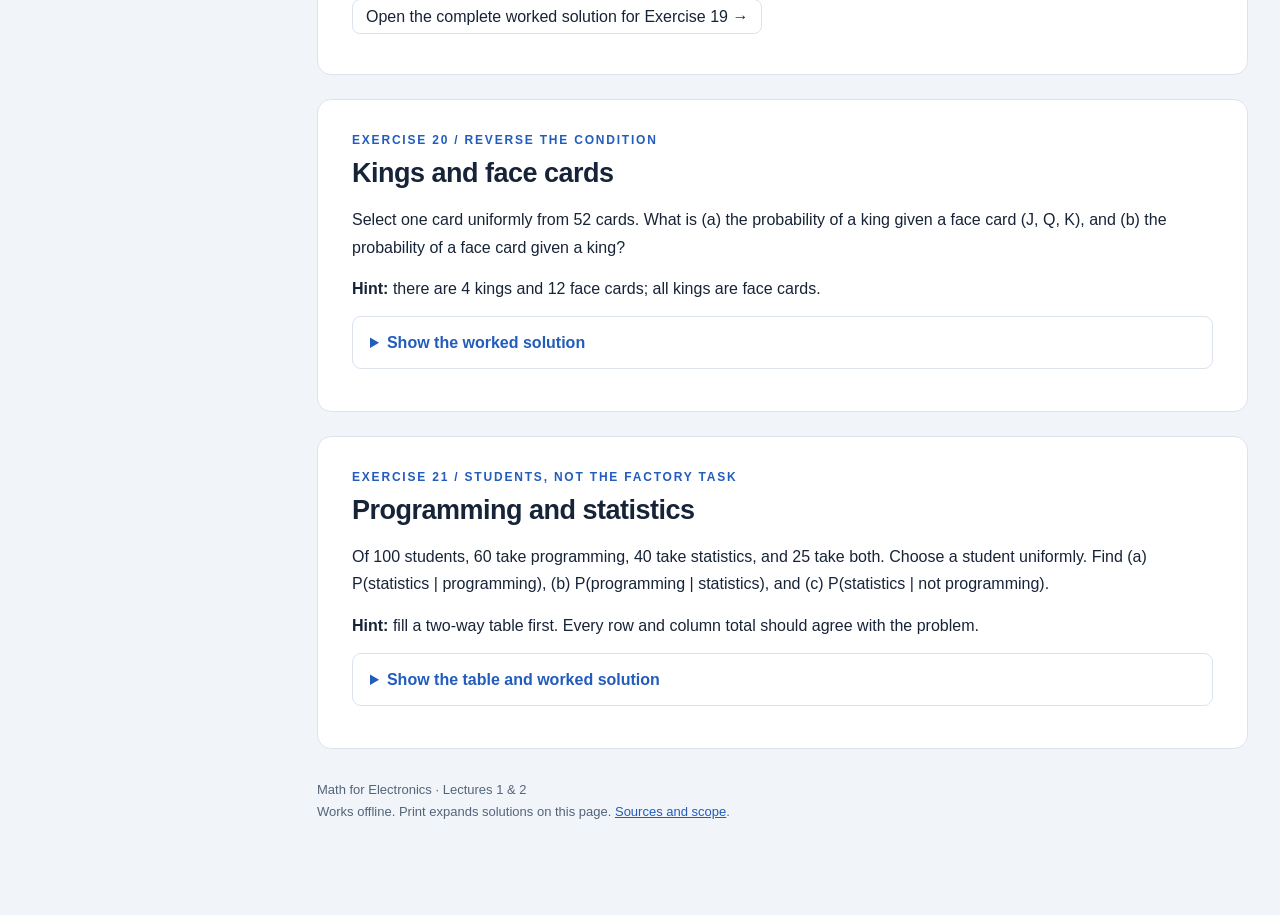
<file: practice-2.html>
<!doctype html>
<html lang="en"><head><meta charset="utf-8"><meta name="viewport" content="width=device-width,initial-scale=1"><title>Lecture 2 exercises · Math for Electronics</title><meta name="description" content="An interactive study guide to probability models, events, Venn diagrams and combinatorics."><link rel="stylesheet" href="style.css"><link rel="stylesheet" href="practice.css"><link rel="stylesheet" href="katex/katex.min.css"><script src="theme.js"></script><script defer src="katex/katex.min.js"></script><script defer src="katex/auto-render.min.js"></script><script defer src="search-index.js"></script><script defer src="app.js"></script><script defer src="checks-data.js"></script><script defer src="exercises.js"></script></head>
<body data-page="practice-2"><a class="skip" href="#main">Skip to guide</a><header><a href="index.html">∑ &nbsp; Math for Electronics <small>Study guide / Lectures 1 &amp; 2</small></a><div class="tools"><button id="menu" aria-expanded="false" aria-controls="sidebar">Menu</button><button id="theme">Dark mode</button><button id="print">Print</button></div></header>
<div class="layout"><aside id="sidebar"><p class="eyebrow">Your study desk</p><label class="mini" for="search">Search the whole guide</label><input id="search" class="search" type="search" placeholder="Try “conditional”…"><div id="searchResults" aria-live="polite"></div><nav aria-label="Study pages"><p class="nav-label">Start here</p><a href="index.html" data-page-link="index">Home</a><p class="nav-label">Lecture 1</p><a href="models.html" data-page-link="models">Models & sample spaces</a><a href="events.html" data-page-link="events">Events & Venn diagrams</a><a href="counting.html" data-page-link="counting">Counting & Newton’s symbol</a><p class="nav-label">Lecture 2</p><a href="probability.html" data-page-link="probability">Probability rules</a><a href="conditional.html" data-page-link="conditional">Conditional probability</a><a href="poker.html" data-page-link="poker">Poker & repeated ranks</a><p class="nav-label">Practice</p><a href="practice-1.html" data-page-link="practice-1">Lecture 1 exercises</a><a href="practice-2.html" data-page-link="practice-2" class="active" aria-current="page">Lecture 2 exercises</a><p class="nav-label">Revision</p><a href="formulas.html" data-page-link="formulas">Formula desk</a><a href="quiz.html" data-page-link="quiz">Self-test quiz</a><p class="nav-label">Sources</p><a href="photos.html" data-page-link="photos">Lecture photo gallery</a><a href="references.html" data-page-link="references">Reading & scope</a></nav><div class="progress"><span id="progressText">0 of 9 topics mastered</span><progress id="progressBar" max="9" value="0"></progress><p>Tick topics as you master them.</p><button id="resetProgress">Reset progress</button></div></aside><main id="main"><div class="page-heading"><p class="eyebrow">Practice</p><h1>Lecture 2 exercises</h1><p><a href="index.html">Home</a> / Lecture 2 exercises</p></div><section class="topic" id="practice2"><div class="eyebrow">List 1 / Lecture 2 practice</div><h2>Choose the right probability method</h2><p>These exercises use the probability, counting, complement, and conditional-probability ideas in your photos. Each task below states the setup, gives a hint, and keeps the worked answer closed until you are ready.</p><div class="table-wrap"><table><tr><th>Topic</th><th>Exercises</th><th>Start here</th></tr><tr><td>Union, overlap, valid probabilities</td><td>13–14</td><td><a href="probability.html">Probability rules</a></td></tr><tr><td>Counting and complements</td><td>15, 17–18</td><td><a href="counting.html">Counting methods</a></td></tr><tr><td>Poker</td><td>19 (full task)</td><td><a href="poker.html">Poker counting</a></td></tr><tr><td>Conditional probability</td><td>20 and 21 (students)</td><td><a href="conditional.html">“Given” means a new denominator</a></td></tr><tr><td>Geometric probability</td><td>16 (optional extension)</td><td>Uniform area, explained below</td></tr></table></div><p class="mini">The list contains two Exercise 21s. The factory version, Exercise 22, and Exercises 23–25 introduce total probability, Bayes’ theorem, or independence; these are not developed in the supplied photos and are left for a later chapter. Exercises 13–14 have moved here from the original guide.</p><p><a href="../lists/list1.pdf#page=3">Open the original list at PDF page 3</a> · <a href="practice-1.html">Earlier exercises 1–12</a></p></section>
<section class="topic" id="exercise13"><div class="eyebrow">Exercise 13 / Probability rules</div><h2>Possible overlaps</h2><p>Given P(A) = 0.6 and P(B) = 0.5, can the overlap be 0.3? Can it be 0.05? What is its smallest possible value?</p><p><b>Hint:</b> The union cannot have probability greater than 1.</p><details><summary>Show the worked solution · Exercise 13 · Can these events exist?</summary><p>Given P(A) = 0.6 and P(B) = 0.5, intersection probabilities must satisfy:</p><div class="math">\[\max(0,P(A)+P(B)-1)\le P(A\cap B)\le\min(P(A),P(B)).\]</div><p>Thus \(0.1\le P(A\cap B)\le0.5\). (a) 0.3 is possible: take ten equally likely outcomes, A = {1,2,3,4,5,6} and B = {4,5,6,7,8}. (b) 0.05 is impossible: the union would have probability 1.05. (c) The smallest possible intersection is 0.1, achieved by A = {1,2,3,4,5,6} and B = {6,7,8,9,10}.</p></details></section><section class="topic" id="exercise14"><div class="eyebrow">Exercise 14 / Probability rules</div><h2>Three-event Venn regions</h2><p>Given P(A) = 0.4, P(B) = 0.7, P(C) = 0.5, pairwise intersections 0.3, 0.2, 0.4 respectively, and triple intersection 0.1: label all eight Venn regions, find P(A ∩ B ∩ Cᶜ), and check whether the assignments are valid.</p><p><b>Hint:</b> Work outward from the triple intersection.</p><details><summary>Show the worked solution · Exercise 14 · Fill a three-event Venn diagram from the center</summary><p>Begin with A ∩ B ∩ C = 0.1. Subtract that center from each pairwise intersection, then subtract the included regions from each individual event.</p><div class="table-wrap"><table><thead><tr><th>Disjoint region</th><th>Computed probability</th></tr></thead><tbody><tr><td>A ∩ B ∩ C</td><td>0.1</td></tr><tr><td>A ∩ B only (outside C)</td><td>0.3 − 0.1 = 0.2</td></tr><tr><td>A ∩ C only (outside B)</td><td>0.2 − 0.1 = 0.1</td></tr><tr><td>B ∩ C only (outside A)</td><td>0.4 − 0.1 = 0.3</td></tr><tr><td>A only</td><td>0.4 − 0.2 − 0.1 − 0.1 = 0</td></tr><tr><td>B only</td><td>0.7 − 0.2 − 0.3 − 0.1 = 0.1</td></tr><tr><td>C only</td><td>0.5 − 0.1 − 0.3 − 0.1 = 0</td></tr><tr><td>Outside all three</td><td>1 − 0.8 = 0.2</td></tr></tbody></table></div><p>Therefore \(P(A\cap B\cap C^c)=0.2\). These are valid probabilities: all eight disjoint regions are nonnegative and sum to 1. A region may have probability zero.</p><svg viewBox="0 0 520 350" role="img" aria-label="Three-event Venn diagram: A only zero, B only 0.1, C only zero, AB only 0.2, AC only 0.1, BC only 0.3, center 0.1, outside 0.2" style="max-width:550px;width:100%"><rect x="5" y="5" width="510" height="340" rx="8" fill="var(--bg)" stroke="var(--muted)"/><g fill="none" stroke="var(--accent)" stroke-width="2"><circle cx="205" cy="135" r="95"/><circle cx="315" cy="135" r="95"/><circle cx="260" cy="220" r="95"/></g><g fill="var(--ink)" font-family="Segoe UI,Arial" font-size="17" text-anchor="middle"><text x="140" y="38">A</text><text x="385" y="38">B</text><text x="260" y="336">C</text><text x="161" y="124">0</text><text x="359" y="124">0.1</text><text x="260" y="102">0.2</text><text x="206" y="207">0.1</text><text x="313" y="207">0.3</text><text x="260" y="167">0.1</text><text x="260" y="275">0</text><text x="459" y="300">0.2</text><text x="29" y="33">Ω</text></g></svg></details></section>
<section class="topic" id="exercise15"><div class="eyebrow">Exercise 15 / Component sampling</div><h2>Four components from a box of ten</h2><p>Three of the ten components are defective. Select four simultaneously and uniformly, without replacement. Find the chance of (a) no defectives, (b) exactly one defective, and (c) at least two defectives.</p><p><b>Hint:</b> all four-component subsets are equally likely. Select defective and working components separately.</p><details><summary>Show the worked solution</summary><p>The sample-space count is \(\binom{10}{4}=210\). There are 3 defective and 7 working components. If X counts defectives:</p><div class="math">\[P(X=k)=\frac{\binom3k\binom7{4-k}}{\binom{10}{4}},\qquad k=0,1,2,3.\]</div><p>(a) \(\binom74/210=35/210=1/6\approx16.6667\%\).</p><p>(b) \(\binom31\binom73/210=105/210=1/2=50\%\).</p><p>(c) \(1-P(X=0)-P(X=1)=1-1/6-1/2=1/3\approx33.3333\%\).</p><p>Direct check for (c): \([\binom32\binom72+\binom33\binom71]/210=(63+7)/210=1/3\). Four defectives are impossible because the box has only three.</p><p>This is a hypergeometric counting pattern; you can solve it with combinations without memorizing the distribution name.</p></details></section>
<section class="topic" id="exercise16"><div class="eyebrow">Exercise 16 / Optional extension</div><h2>A point in a square</h2><p>Select a point uniformly from a square of side 2. A circle of radius 1 is centered inside it. Find the chance that the point lies inside the circle.</p><p><b>Why this is an extension:</b> the photos use finite sample spaces. Here there are infinitely many points, so equal likelihood is expressed through <em>area</em>.</p><details><summary>Show the worked solution</summary><p>Uniform sampling over the square means probability is proportional to area.</p><div class="math">\[P(\text{inside circle})=\frac{\pi(1)^2}{2^2}=\frac{\pi}{4}\approx0.785398.\]</div><p>The probability is about 78.54%. Do not divide counts of individual points: both regions contain infinitely many. Including or excluding the circular boundary does not change the probability because it has zero area.</p></details></section>
<section class="topic" id="exercise17"><div class="eyebrow">Exercise 17 / PIN codes</div><h2>Repeated digits: exact vs at least</h2><p>A four-digit PIN is chosen uniformly from 0000 through 9999. Find the chances of (a) four different digits, (b) exactly two digits being the same, (c) at least two being the same, and (d) no zeros.</p><p><b>Hint:</b> order matters, leading zeros are allowed, and there are \(10^4=10000\) PINs.</p><details><summary>Show the worked solution</summary><p>(a) Four distinct digits: \(10\cdot9\cdot8\cdot7/10000=0.504\).</p><p>(b) Interpreting “exactly two digits are the same” as <b>exactly one pair</b> with the other two digits different from each other and from the pair:</p><div class="math">\[\frac{10\binom42\cdot9\cdot8}{10000}=0.432.\]</div><p>Choose the repeated digit, its two positions, then two distinct other digits for the remaining positions. If your lecturer instead intends to include two-pair PINs such as 1122, add \(\binom{10}{2}\binom42/10000=0.027\), giving 0.459. The one-pair interpretation is used here.</p><p>(c) At least one repeated digit is the complement of all distinct: \(1-0.504=0.496\). This includes pairs, triples, and four equal digits.</p><p>(d) With zero excluded, each position has nine choices: \(9^4/10^4=0.6561\).</p><p>Check (b) against the <a href="poker.html">exactly-one-pair poker calculation</a>: both require preventing additional repeated values.</p></details></section>
<section class="topic" id="exercise18"><div class="eyebrow">Exercise 18 / Birthdays</div><h2>At least two people share a birthday</h2><p>Use the exercise’s 365-day model: equally likely days, no leap day, and independent birthdays for the selected people. Find the probability for groups of 2, 3, 10, 23, and 50.</p><p><b>Hint:</b> count the complement, where every birthday is different. We seek any matching pair, not a match with one particular person.</p><details><summary>Show the worked solution</summary><div class="math">\[P(\text{at least one match})=1-\frac{365\cdot364\cdots(365-n+1)}{365^n},\quad 1\le n\le365.\]</div><p>The first person may have any birthday. To avoid matches, the second has 364 available days, the third 363, and so on. Divide the count of distinct birthday assignments by the count of all assignments.</p><div class="table-wrap"><table><tr><th>People n</th><th>Match probability</th><th>As a percentage</th></tr><tr><td>2</td><td>0.002740</td><td>0.2740%</td></tr><tr><td>3</td><td>0.008204</td><td>0.8204%</td></tr><tr><td>10</td><td>0.116948</td><td>11.6948%</td></tr><tr><td>23</td><td>0.507297</td><td>50.7297%</td></tr><tr><td>50</td><td>0.970374</td><td>97.0374%</td></tr></table></div><p>For more than 365 people, a match is certain under this model. Real birthdays are not perfectly uniform or always independent; these answers belong to the stated simplified model.</p></details></section>
<section class="topic" id="exercise19"><div class="eyebrow">Exercise 19 / Poker</div><h2>Count and rank all five-card hands</h2><p>Use a standard 52-card deck and equally likely five-card hands. Calculate each category’s probability and rank the categories by likelihood.</p><p><b>Hint:</b> the denominator is \(\binom{52}{5}\). Categories must not overlap: the sheet excludes royal flushes from “straight flush” and all straight flushes from “straight” and “flush.”</p><p><a class="button" href="poker.html#poker-exercise">Open the complete worked solution for Exercise 19 →</a></p></section>
<section class="topic" id="exercise20"><div class="eyebrow">Exercise 20 / Reverse the condition</div><h2>Kings and face cards</h2><p>Select one card uniformly from 52 cards. What is (a) the probability of a king given a face card (J, Q, K), and (b) the probability of a face card given a king?</p><p><b>Hint:</b> there are 4 kings and 12 face cards; all kings are face cards.</p><details><summary>Show the worked solution</summary><p>Let K = king and F = face card. Because \(K\subseteq F\), \(K\cap F=K\).</p><div class="math">\[P(K\mid F)=\frac{4/52}{12/52}=\frac13,\qquad P(F\mid K)=\frac{4/52}{4/52}=1.\]</div><p>In (a), one-third of the twelve possible face cards are kings. In (b), every one of the four possible kings is a face card. Reversing the condition changes the denominator.</p></details></section>
<section class="topic" id="exercise21-students"><div class="eyebrow">Exercise 21 / Students, not the factory task</div><h2>Programming and statistics</h2><p>Of 100 students, 60 take programming, 40 take statistics, and 25 take both. Choose a student uniformly. Find (a) P(statistics | programming), (b) P(programming | statistics), and (c) P(statistics | not programming).</p><p><b>Hint:</b> fill a two-way table first. Every row and column total should agree with the problem.</p><details><summary>Show the table and worked solution</summary><div class="table-wrap"><table><tr><th></th><th>Statistics</th><th>Not statistics</th><th>Total</th></tr><tr><th>Programming</th><td>25</td><td>35</td><td>60</td></tr><tr><th>Not programming</th><td>15</td><td>25</td><td>40</td></tr><tr><th>Total</th><td>40</td><td>60</td><td>100</td></tr></table></div><p>(a) Among the 60 programming students, 25 take statistics: \(25/60=5/12\approx0.4167\).</p><p>(b) Among the 40 statistics students, 25 take programming: \(25/40=5/8=0.625\).</p><p>(c) Among the 40 students not taking programming, 15 take statistics: \(15/40=3/8=0.375\).</p><p>The denominator in (c) is 40, not 100 or 60. Also, \(P(S\mid P^c)\) is not \(1-P(S\mid P)\): the conditioning group changed.</p></details></section>
<footer>Math for Electronics · Lectures 1 &amp; 2<br>Works offline. Print expands solutions on this page. <a href="references.html">Sources and scope</a>.</footer></main></div></body></html>
</file>
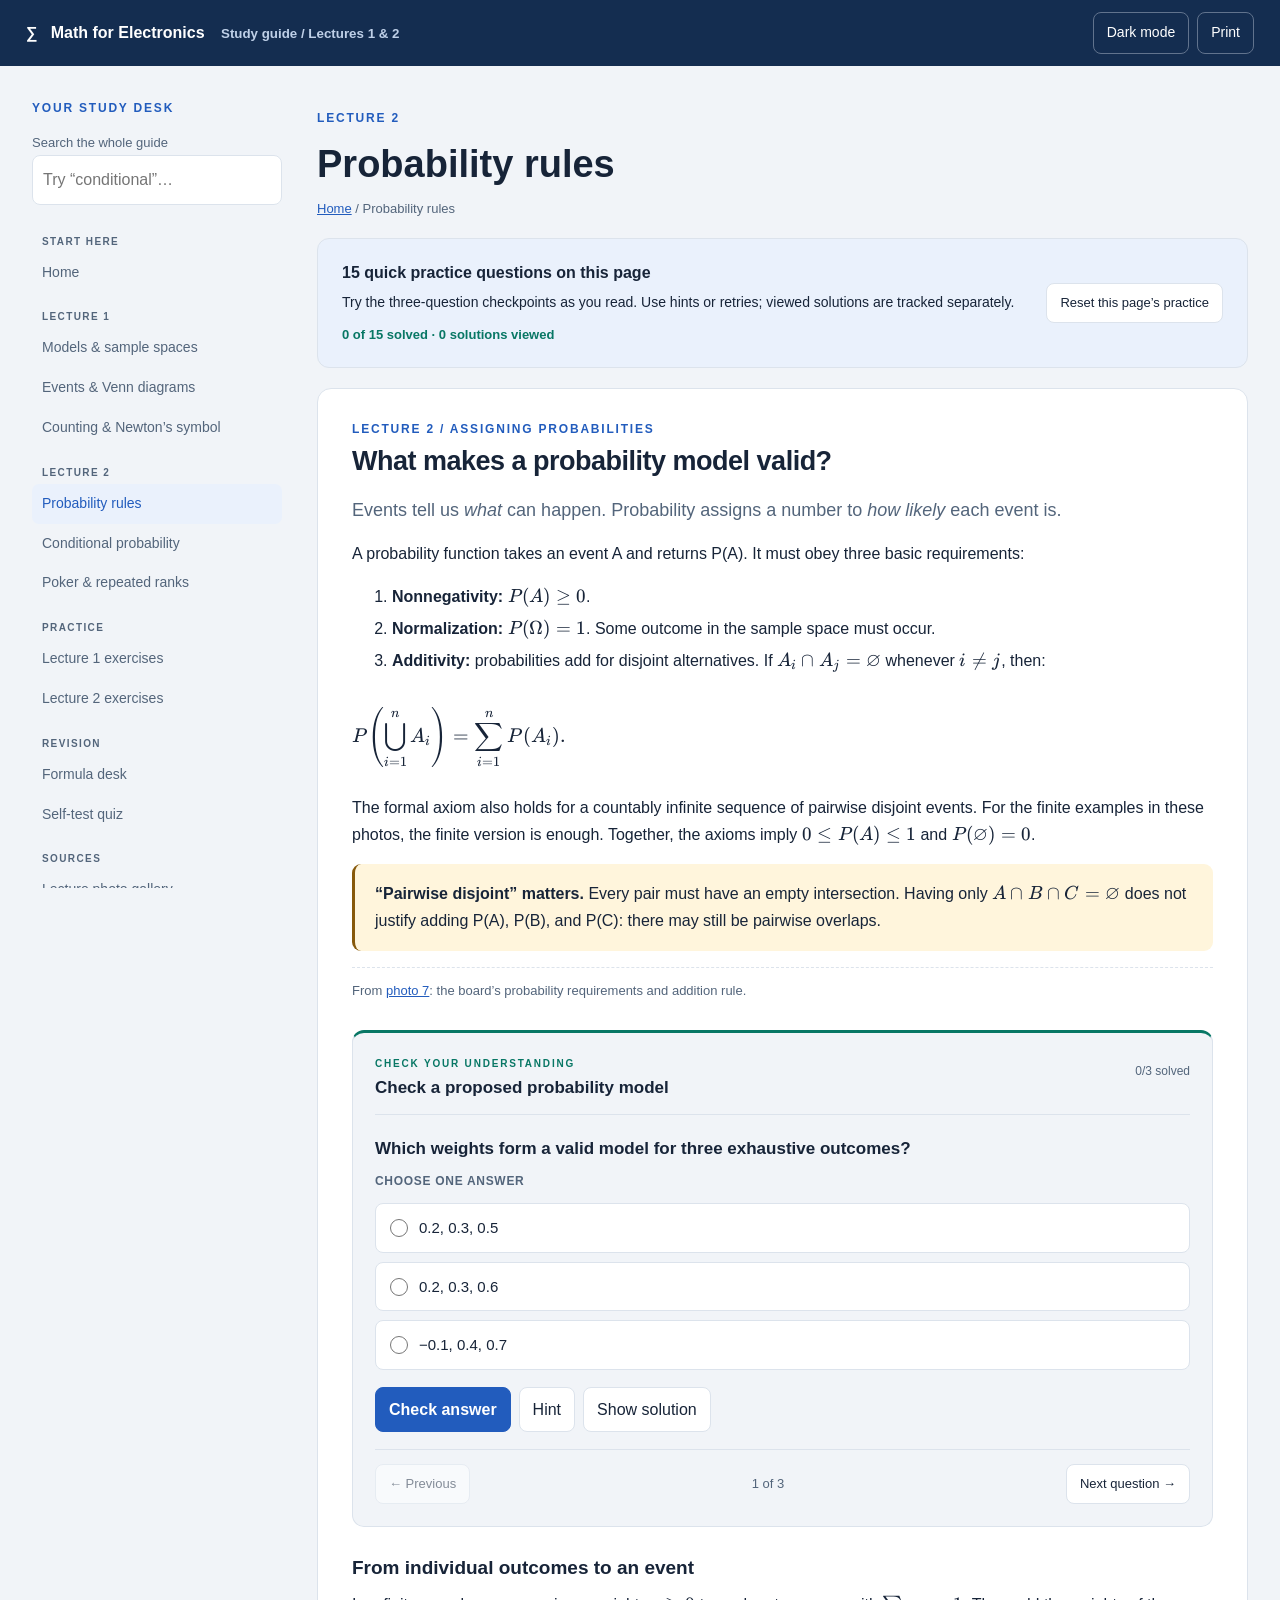
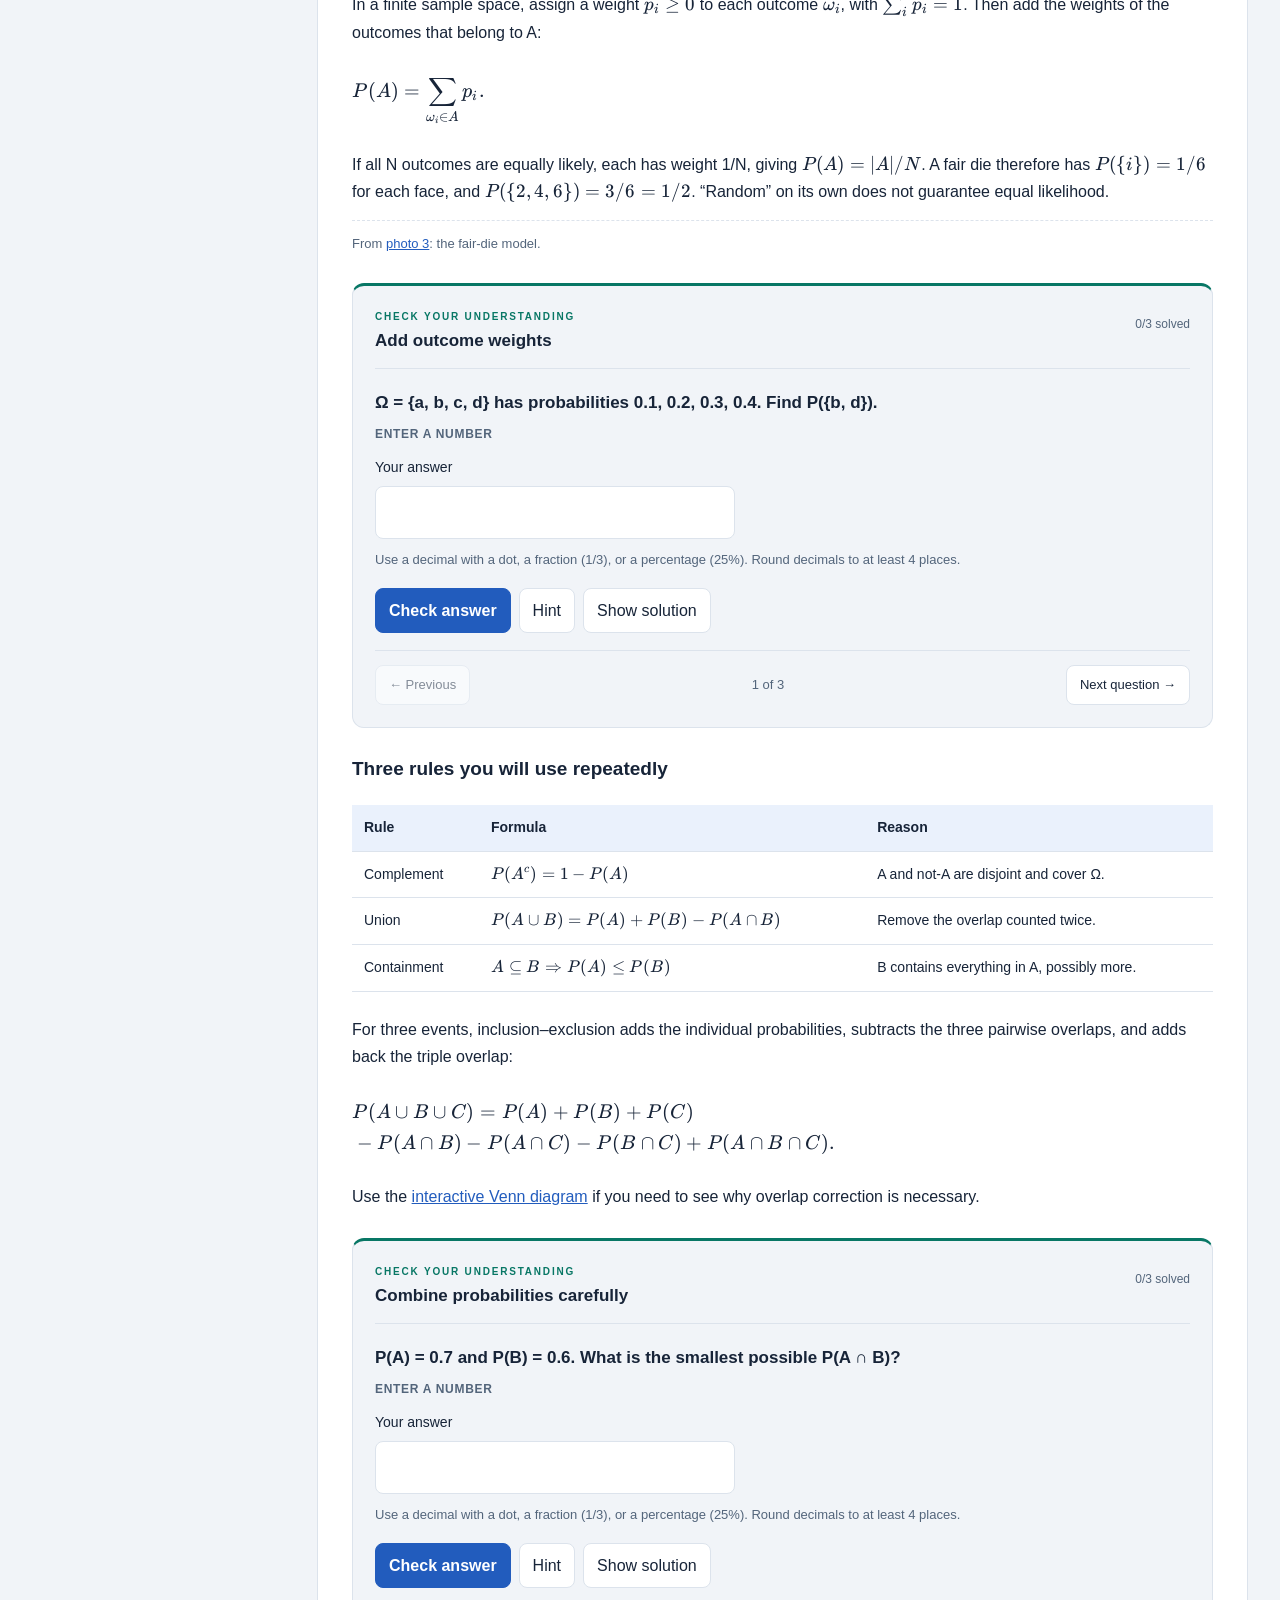
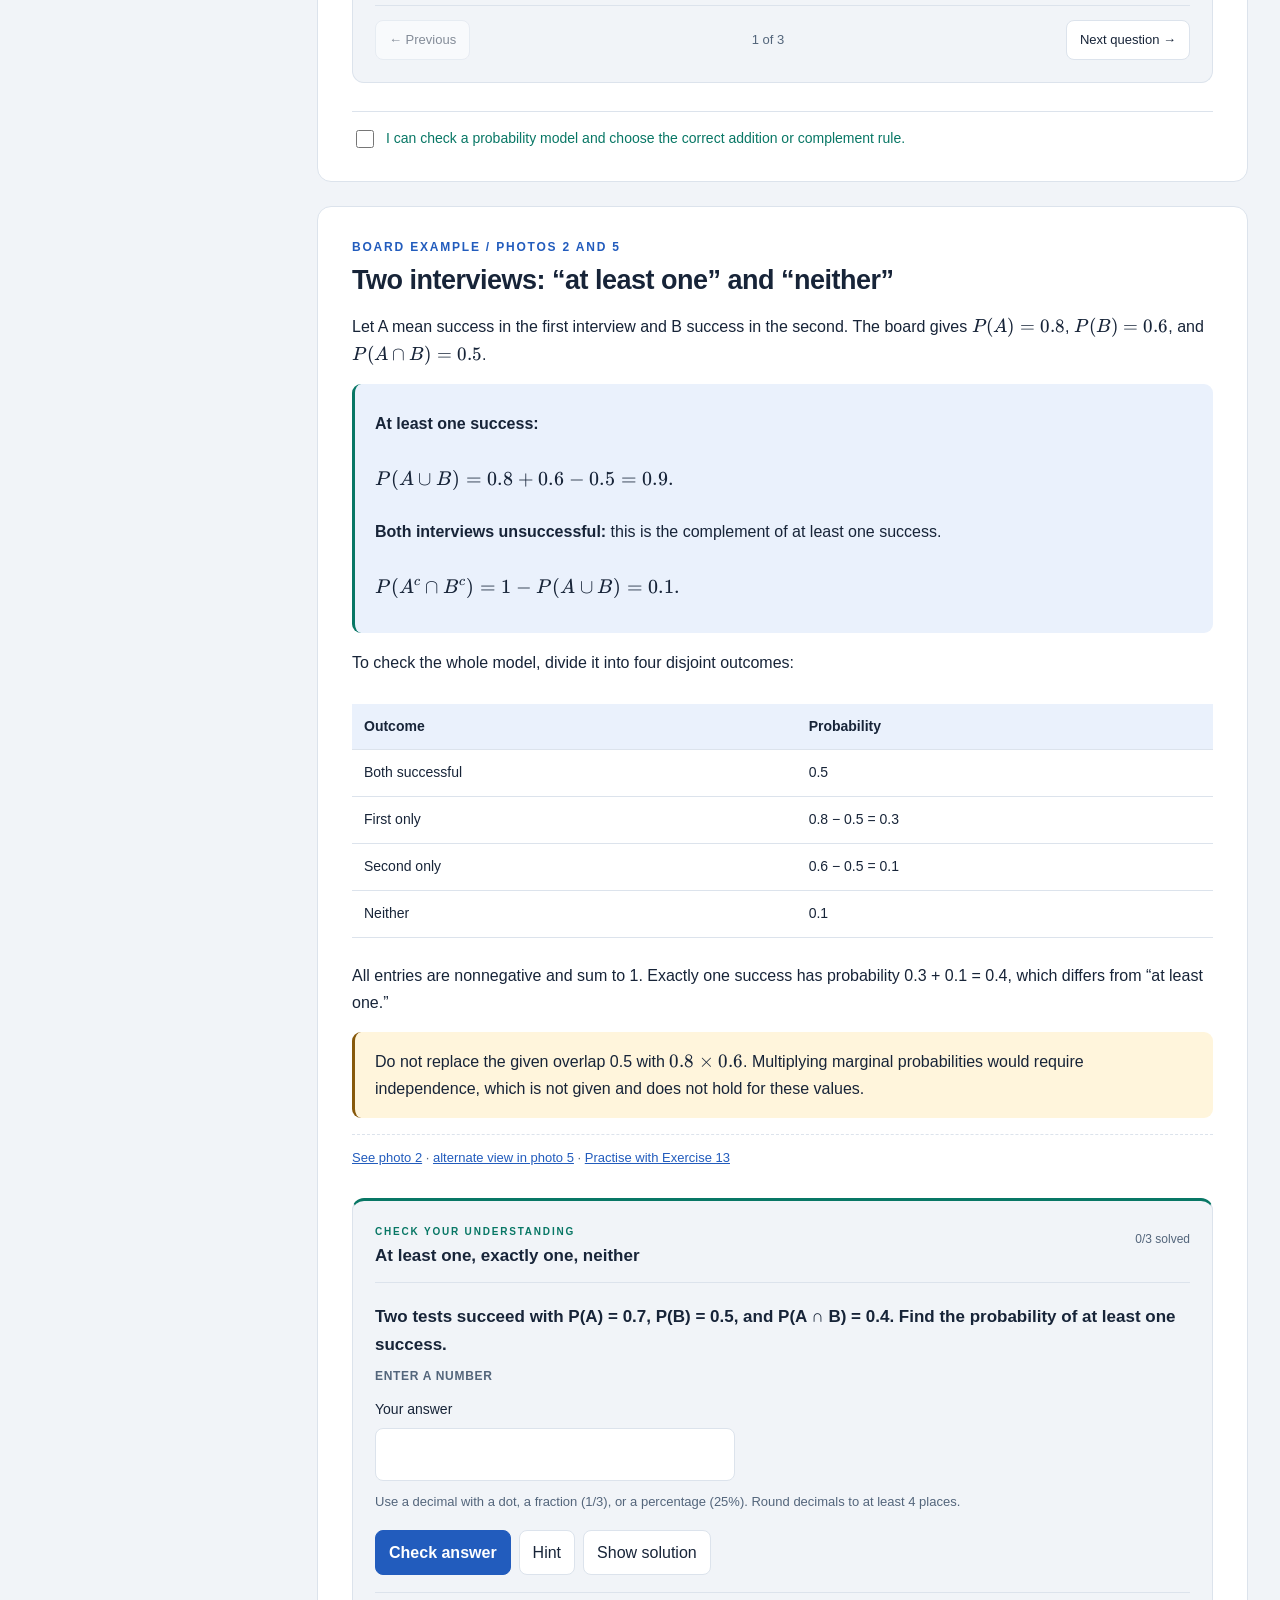
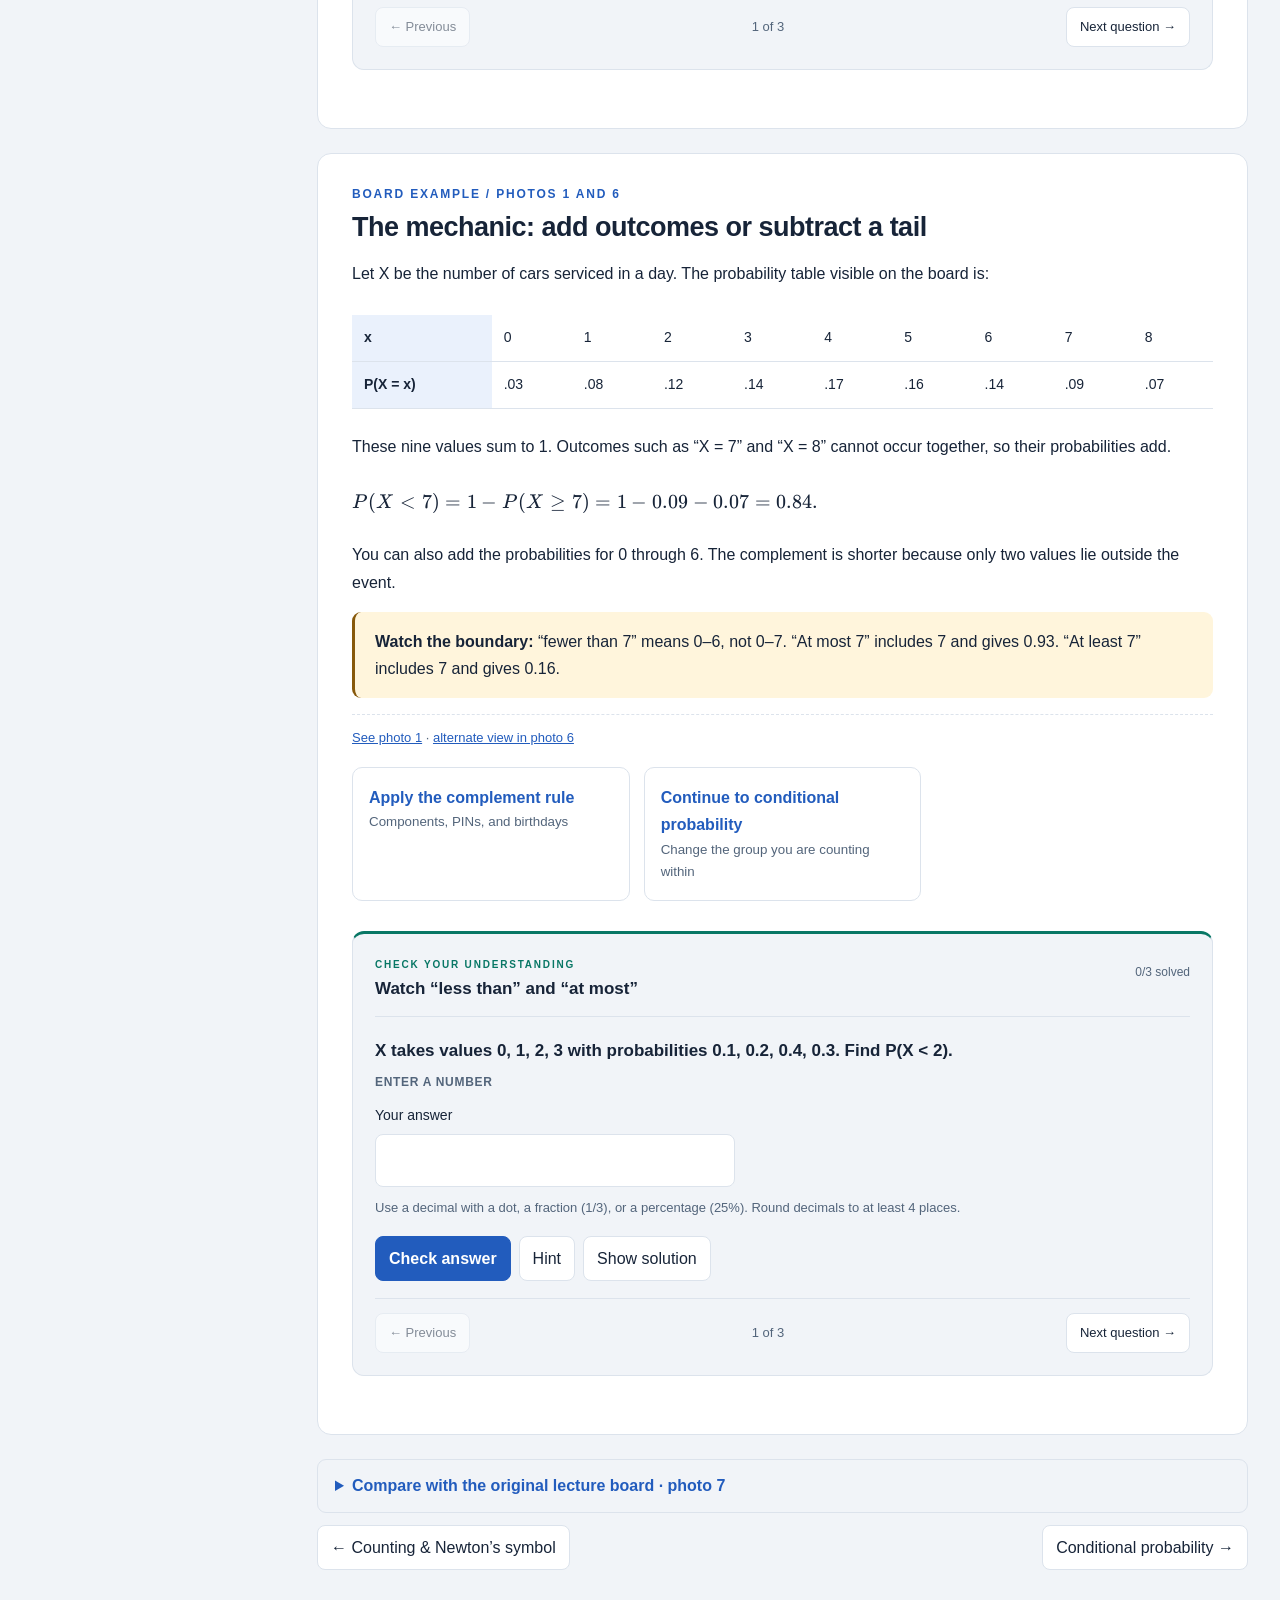
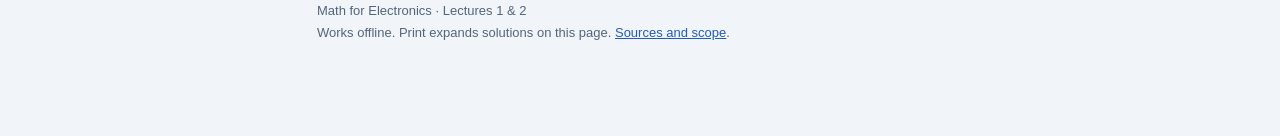
<file: probability.html>
<!doctype html>
<html lang="en"><head><meta charset="utf-8"><meta name="viewport" content="width=device-width,initial-scale=1"><title>Probability rules · Math for Electronics</title><meta name="description" content="An interactive study guide to probability models, events, Venn diagrams and combinatorics."><link rel="stylesheet" href="style.css"><link rel="stylesheet" href="practice.css"><link rel="stylesheet" href="katex/katex.min.css"><script src="theme.js"></script><script defer src="katex/katex.min.js"></script><script defer src="katex/auto-render.min.js"></script><script defer src="search-index.js"></script><script defer src="app.js"></script><script defer src="checks-data.js"></script><script defer src="exercises.js"></script></head>
<body data-page="probability"><a class="skip" href="#main">Skip to guide</a><header><a href="index.html">∑ &nbsp; Math for Electronics <small>Study guide / Lectures 1 &amp; 2</small></a><div class="tools"><button id="menu" aria-expanded="false" aria-controls="sidebar">Menu</button><button id="theme">Dark mode</button><button id="print">Print</button></div></header>
<div class="layout"><aside id="sidebar"><p class="eyebrow">Your study desk</p><label class="mini" for="search">Search the whole guide</label><input id="search" class="search" type="search" placeholder="Try “conditional”…"><div id="searchResults" aria-live="polite"></div><nav aria-label="Study pages"><p class="nav-label">Start here</p><a href="index.html" data-page-link="index">Home</a><p class="nav-label">Lecture 1</p><a href="models.html" data-page-link="models">Models & sample spaces</a><a href="events.html" data-page-link="events">Events & Venn diagrams</a><a href="counting.html" data-page-link="counting">Counting & Newton’s symbol</a><p class="nav-label">Lecture 2</p><a href="probability.html" data-page-link="probability" class="active" aria-current="page">Probability rules</a><a href="conditional.html" data-page-link="conditional">Conditional probability</a><a href="poker.html" data-page-link="poker">Poker & repeated ranks</a><p class="nav-label">Practice</p><a href="practice-1.html" data-page-link="practice-1">Lecture 1 exercises</a><a href="practice-2.html" data-page-link="practice-2">Lecture 2 exercises</a><p class="nav-label">Revision</p><a href="formulas.html" data-page-link="formulas">Formula desk</a><a href="quiz.html" data-page-link="quiz">Self-test quiz</a><p class="nav-label">Sources</p><a href="photos.html" data-page-link="photos">Lecture photo gallery</a><a href="references.html" data-page-link="references">Reading & scope</a></nav><div class="progress"><span id="progressText">0 of 9 topics mastered</span><progress id="progressBar" max="9" value="0"></progress><p>Tick topics as you master them.</p><button id="resetProgress">Reset progress</button></div></aside><main id="main"><div class="page-heading"><p class="eyebrow">Lecture 2</p><h1>Probability rules</h1><p><a href="index.html">Home</a> / Probability rules</p></div><div class="practice-strip no-print"><div><b>15 quick practice questions on this page</b><p>Try the three-question checkpoints as you read. Use hints or retries; viewed solutions are tracked separately.</p><span id="practiceProgress" aria-live="polite">0 of 15 solved</span></div><button id="resetChecks" type="button">Reset this page’s practice</button></div><section class="topic" id="probability"><div class="eyebrow">Lecture 2 / Assigning probabilities</div><h2>What makes a probability model valid?</h2><p class="lead">Events tell us <em>what</em> can happen. Probability assigns a number to <em>how likely</em> each event is.</p><p>A probability function takes an event A and returns P(A). It must obey three basic requirements:</p><ol><li><b>Nonnegativity:</b> \(P(A)\ge0\).</li><li><b>Normalization:</b> \(P(\Omega)=1\). Some outcome in the sample space must occur.</li><li><b>Additivity:</b> probabilities add for disjoint alternatives. If \(A_i\cap A_j=\varnothing\) whenever \(i\ne j\), then:</li></ol><div class="math">\[P\!\left(\bigcup_{i=1}^{n}A_i\right)=\sum_{i=1}^{n}P(A_i).\]</div><p>The formal axiom also holds for a countably infinite sequence of pairwise disjoint events. For the finite examples in these photos, the finite version is enough. Together, the axioms imply \(0\le P(A)\le1\) and \(P(\varnothing)=0\).</p><div class="note"><b>“Pairwise disjoint” matters.</b> Every pair must have an empty intersection. Having only \(A\cap B\cap C=\varnothing\) does not justify adding P(A), P(B), and P(C): there may still be pairwise overlaps.</div><p class="source-note">From <a href="photos.html#photo7">photo 7</a>: the board’s probability requirements and addition rule.</p><div class="checkpoint" id="check-axioms" data-checkpoint="axioms" role="group" aria-labelledby="check-axioms-title"><div class="checkpoint-heading"><div><p class="eyebrow">Check your understanding</p><h3 id="check-axioms-title">Check a proposed probability model</h3></div><span class="checkpoint-status" aria-live="polite">0/3 solved</span></div><noscript><p>Enable JavaScript to answer these interactive questions.</p></noscript><ol class="print-only"><li><p>Which weights form a valid model for three exhaustive outcomes?</p><p><b>Answer:</b> 0.2, 0.3, 0.5 Only 0.2, 0.3, 0.5 meets both requirements. The second sums to 1.1; the third includes a negative weight.</p></li><li><p>Three mutually exclusive events cover Ω. Their probabilities are 0.12, 0.53, and p. Find p.</p><p><b>Answer:</b> 0.35 p = 1 − 0.12 − 0.53 = 0.35.</p></li><li><p>Which conclusions always follow from the axioms?</p><p><b>Answer:</b> P(Ω) = 1; P(∅) = 0; A ⊆ B implies P(A) ≤ P(B) Normalization, the empty-event rule, and monotonicity hold. In continuous models, a nonempty singleton can have probability zero.</p></li></ol></div><h3>From individual outcomes to an event</h3><p>In a finite sample space, assign a weight \(p_i\ge0\) to each outcome \(\omega_i\), with \(\sum_i p_i=1\). Then add the weights of the outcomes that belong to A:</p><div class="math">\[P(A)=\sum_{\omega_i\in A}p_i.\]</div><p>If all N outcomes are equally likely, each has weight 1/N, giving \(P(A)=|A|/N\). A fair die therefore has \(P(\{i\})=1/6\) for each face, and \(P(\{2,4,6\})=3/6=1/2\). “Random” on its own does not guarantee equal likelihood.</p><p class="source-note">From <a href="photos.html#photo3">photo 3</a>: the fair-die model.</p><div class="checkpoint" id="check-weighted-events" data-checkpoint="weighted-events" role="group" aria-labelledby="check-weighted-events-title"><div class="checkpoint-heading"><div><p class="eyebrow">Check your understanding</p><h3 id="check-weighted-events-title">Add outcome weights</h3></div><span class="checkpoint-status" aria-live="polite">0/3 solved</span></div><noscript><p>Enable JavaScript to answer these interactive questions.</p></noscript><ol class="print-only"><li><p>Ω = {a, b, c, d} has probabilities 0.1, 0.2, 0.3, 0.4. Find P({b, d}).</p><p><b>Answer:</b> 0.6 0.2 + 0.4 = 0.6. The event contains two outcomes, but its probability is not 2/4 because the outcomes are unequal.</p></li><li><p>Using the same four weights, find P({a, c}ᶜ).</p><p><b>Answer:</b> 0.6 P({a, c}) = 0.1 + 0.3 = 0.4, so its complement has probability 0.6.</p></li><li><p>An event contains half the outcomes in a finite sample space. Must it have probability 1/2?</p><p><b>Answer:</b> No Only equal outcome probabilities guarantee the count ratio. Otherwise half the outcomes can carry more or less than half the total weight.</p></li></ol></div><h3>Three rules you will use repeatedly</h3><div class="table-wrap"><table><thead><tr><th>Rule</th><th>Formula</th><th>Reason</th></tr></thead><tbody><tr><td>Complement</td><td>\(P(A^c)=1-P(A)\)</td><td>A and not-A are disjoint and cover Ω.</td></tr><tr><td>Union</td><td>\(P(A\cup B)=P(A)+P(B)-P(A\cap B)\)</td><td>Remove the overlap counted twice.</td></tr><tr><td>Containment</td><td>\(A\subseteq B\Rightarrow P(A)\le P(B)\)</td><td>B contains everything in A, possibly more.</td></tr></tbody></table></div><p>For three events, inclusion–exclusion adds the individual probabilities, subtracts the three pairwise overlaps, and adds back the triple overlap:</p><div class="math">\[P(A\cup B\cup C)=P(A)+P(B)+P(C)\]\[{}-P(A\cap B)-P(A\cap C)-P(B\cap C)+P(A\cap B\cap C).\]</div><p>Use the <a href="events.html#venn">interactive Venn diagram</a> if you need to see why overlap correction is necessary.</p><div class="checkpoint" id="check-probability-rules" data-checkpoint="probability-rules" role="group" aria-labelledby="check-probability-rules-title"><div class="checkpoint-heading"><div><p class="eyebrow">Check your understanding</p><h3 id="check-probability-rules-title">Combine probabilities carefully</h3></div><span class="checkpoint-status" aria-live="polite">0/3 solved</span></div><noscript><p>Enable JavaScript to answer these interactive questions.</p></noscript><ol class="print-only"><li><p>P(A) = 0.7 and P(B) = 0.6. What is the smallest possible P(A ∩ B)?</p><p><b>Answer:</b> 0.3 P(A ∩ B) ≥ P(A) + P(B) − 1 = 0.3. This lower bound is attainable.</p></li><li><p>P(A), P(B), P(C) are 0.3, 0.4, 0.2. Pairwise overlaps are 0.1, 0.05, 0.08, and the triple overlap is 0.02. Find the union probability.</p><p><b>Answer:</b> 0.69 0.3 + 0.4 + 0.2 − 0.1 − 0.05 − 0.08 + 0.02 = 0.69.</p></li><li><p>If A ⊆ B and P(A) = 0.4, which value of P(B) is impossible?</p><p><b>Answer:</b> 0.3 P(B) must be at least 0.4, so 0.3 is impossible.</p></li></ol></div><label class="done"><input type="checkbox" data-topic="probability"> I can check a probability model and choose the correct addition or complement rule.</label></section>
<section class="topic" id="interviews"><div class="eyebrow">Board example / Photos 2 and 5</div><h2>Two interviews: “at least one” and “neither”</h2><p>Let A mean success in the first interview and B success in the second. The board gives \(P(A)=0.8\), \(P(B)=0.6\), and \(P(A\cap B)=0.5\).</p><div class="example"><p><b>At least one success:</b></p><div class="math">\[P(A\cup B)=0.8+0.6-0.5=0.9.\]</div><p><b>Both interviews unsuccessful:</b> this is the complement of at least one success.</p><div class="math">\[P(A^c\cap B^c)=1-P(A\cup B)=0.1.\]</div></div><p>To check the whole model, divide it into four disjoint outcomes:</p><div class="table-wrap"><table><tr><th>Outcome</th><th>Probability</th></tr><tr><td>Both successful</td><td>0.5</td></tr><tr><td>First only</td><td>0.8 − 0.5 = 0.3</td></tr><tr><td>Second only</td><td>0.6 − 0.5 = 0.1</td></tr><tr><td>Neither</td><td>0.1</td></tr></table></div><p>All entries are nonnegative and sum to 1. Exactly one success has probability 0.3 + 0.1 = 0.4, which differs from “at least one.”</p><div class="note">Do not replace the given overlap 0.5 with \(0.8\times0.6\). Multiplying marginal probabilities would require independence, which is not given and does not hold for these values.</div><p class="source-note"><a href="photos.html#photo2">See photo 2</a> · <a href="photos.html#photo5">alternate view in photo 5</a> · <a href="practice-2.html#exercise13">Practise with Exercise 13</a></p><div class="checkpoint" id="check-two-successes" data-checkpoint="two-successes" role="group" aria-labelledby="check-two-successes-title"><div class="checkpoint-heading"><div><p class="eyebrow">Check your understanding</p><h3 id="check-two-successes-title">At least one, exactly one, neither</h3></div><span class="checkpoint-status" aria-live="polite">0/3 solved</span></div><noscript><p>Enable JavaScript to answer these interactive questions.</p></noscript><ol class="print-only"><li><p>Two tests succeed with P(A) = 0.7, P(B) = 0.5, and P(A ∩ B) = 0.4. Find the probability of at least one success.</p><p><b>Answer:</b> 0.8 0.7 + 0.5 − 0.4 = 0.8.</p></li><li><p>For those same two tests, find the probability of exactly one success.</p><p><b>Answer:</b> 0.4 A only is 0.7 − 0.4 = 0.3; B only is 0.5 − 0.4 = 0.1. Total: 0.4.</p></li><li><p>For those same two tests, find the probability of neither success.</p><p><b>Answer:</b> 0.2 1 − 0.8 = 0.2. This is not the probability of exactly one success.</p></li></ol></div></section>
<section class="topic" id="mechanic"><div class="eyebrow">Board example / Photos 1 and 6</div><h2>The mechanic: add outcomes or subtract a tail</h2><p>Let X be the number of cars serviced in a day. The probability table visible on the board is:</p><div class="table-wrap"><table><tr><th>x</th><td>0</td><td>1</td><td>2</td><td>3</td><td>4</td><td>5</td><td>6</td><td>7</td><td>8</td></tr><tr><th>P(X = x)</th><td>.03</td><td>.08</td><td>.12</td><td>.14</td><td>.17</td><td>.16</td><td>.14</td><td>.09</td><td>.07</td></tr></table></div><p>These nine values sum to 1. Outcomes such as “X = 7” and “X = 8” cannot occur together, so their probabilities add.</p><div class="math">\[P(X&lt;7)=1-P(X\ge7)=1-0.09-0.07=0.84.\]</div><p>You can also add the probabilities for 0 through 6. The complement is shorter because only two values lie outside the event.</p><div class="note"><b>Watch the boundary:</b> “fewer than 7” means 0–6, not 0–7. “At most 7” includes 7 and gives 0.93. “At least 7” includes 7 and gives 0.16.</div><p class="source-note"><a href="photos.html#photo1">See photo 1</a> · <a href="photos.html#photo6">alternate view in photo 6</a></p><div class="route"><a href="practice-2.html#exercise15">Apply the complement rule<small>Components, PINs, and birthdays</small></a><a href="conditional.html">Continue to conditional probability<small>Change the group you are counting within</small></a></div><div class="checkpoint" id="check-tails-boundaries" data-checkpoint="tails-boundaries" role="group" aria-labelledby="check-tails-boundaries-title"><div class="checkpoint-heading"><div><p class="eyebrow">Check your understanding</p><h3 id="check-tails-boundaries-title">Watch “less than” and “at most”</h3></div><span class="checkpoint-status" aria-live="polite">0/3 solved</span></div><noscript><p>Enable JavaScript to answer these interactive questions.</p></noscript><ol class="print-only"><li><p>X takes values 0, 1, 2, 3 with probabilities 0.1, 0.2, 0.4, 0.3. Find P(X &lt; 2).</p><p><b>Answer:</b> 0.3 P(X &lt; 2) = 0.1 + 0.2 = 0.3.</p></li><li><p>For the same distribution, find P(X ≤ 2).</p><p><b>Answer:</b> 0.7 0.1 + 0.2 + 0.4 = 0.7. Equivalently, 1 − P(X = 3).</p></li><li><p>For the same distribution, find P(X ≥ 2).</p><p><b>Answer:</b> 0.7 0.4 + 0.3 = 0.7. It is the complement of X &lt; 2, not X ≤ 2.</p></li></ol></div></section>
<details class="source-photo"><summary>Compare with the original lecture board · photo 7</summary><figure><a href="../img/lec2/7.jpg" target="_blank" rel="noopener"><img src="../img/lec2/7.jpg" alt="Probability axioms and disjoint addition" width="2048" height="1536" loading="lazy"></a><figcaption>Nonnegativity, normalization, and addition for mutually exclusive events; poker work is partly visible above. <a href="photos.html">View all eight photos</a>.</figcaption></figure></details><div class="page-turn no-print"><a class="button" href="counting.html">← Counting & Newton’s symbol</a><a class="button" href="conditional.html">Conditional probability →</a></div><footer>Math for Electronics · Lectures 1 &amp; 2<br>Works offline. Print expands solutions on this page. <a href="references.html">Sources and scope</a>.</footer></main></div></body></html>
</file>
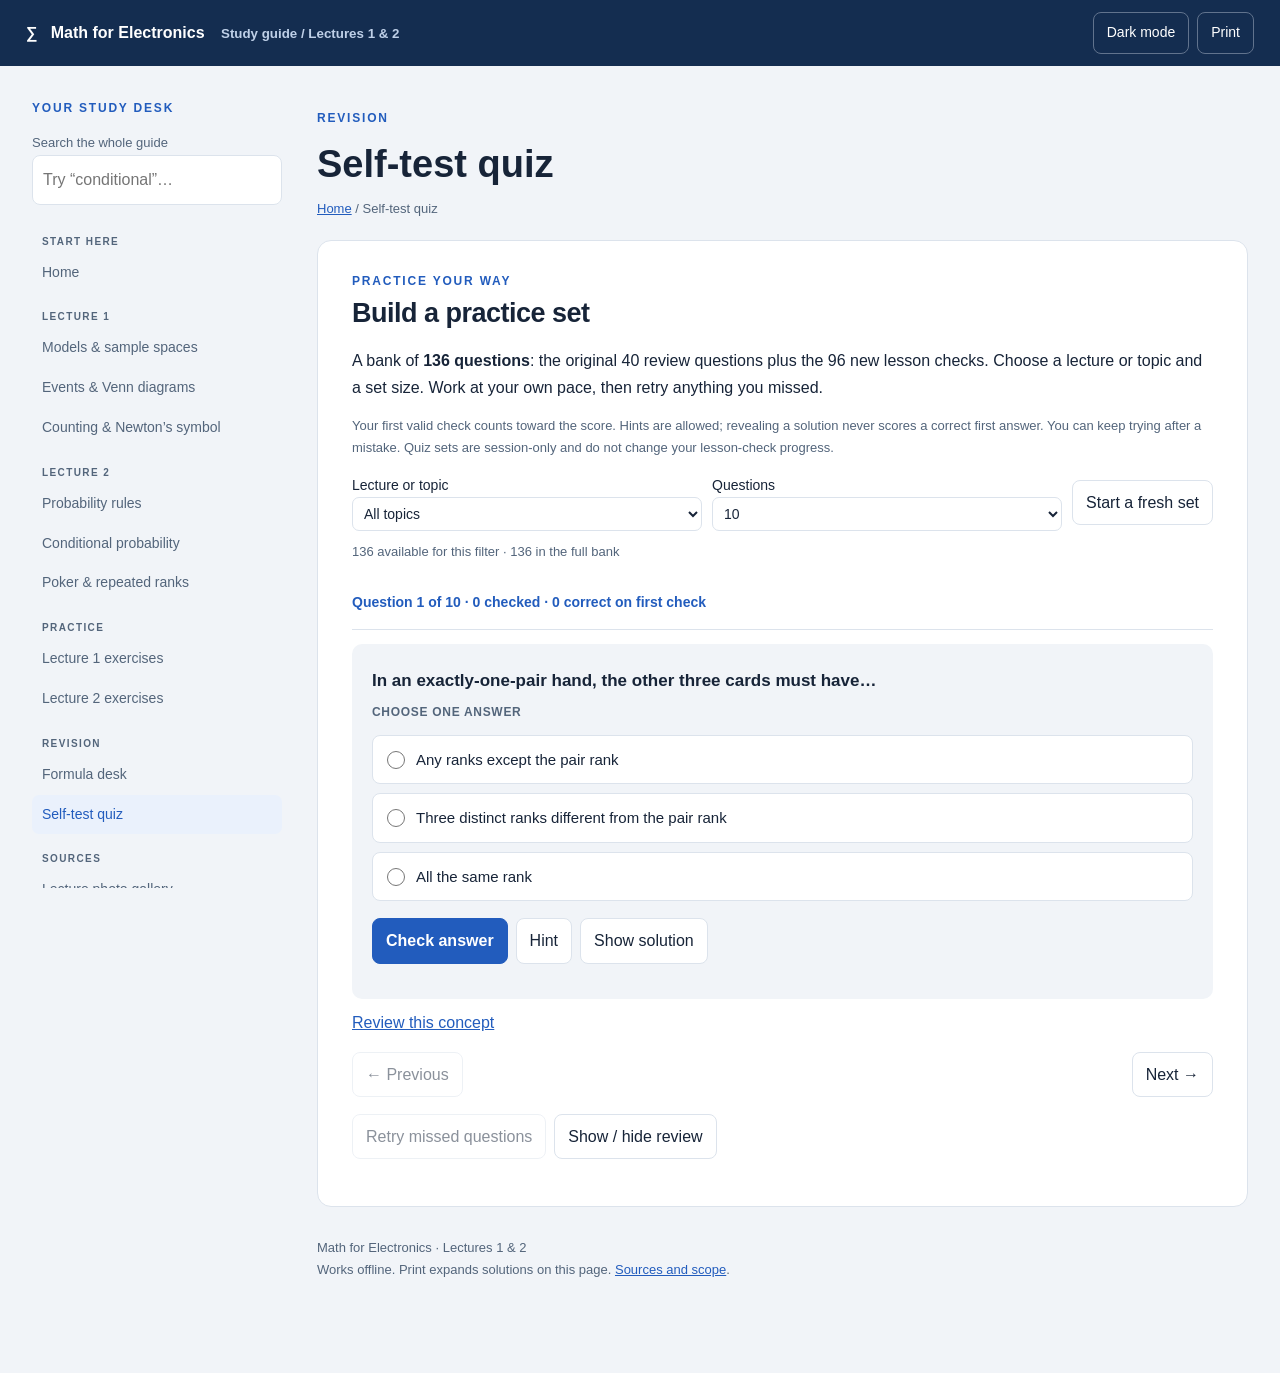
<file: quiz.html>
<!doctype html>
<html lang="en"><head><meta charset="utf-8"><meta name="viewport" content="width=device-width,initial-scale=1"><title>Self-test quiz · Math for Electronics</title><meta name="description" content="An interactive study guide to probability models, events, Venn diagrams and combinatorics."><link rel="stylesheet" href="style.css"><link rel="stylesheet" href="practice.css"><link rel="stylesheet" href="katex/katex.min.css"><script src="theme.js"></script><script defer src="katex/katex.min.js"></script><script defer src="katex/auto-render.min.js"></script><script defer src="search-index.js"></script><script defer src="app.js"></script><script defer src="checks-data.js"></script><script defer src="exercises.js"></script><script defer src="quiz.js"></script></head>
<body data-page="quiz"><a class="skip" href="#main">Skip to guide</a><header><a href="index.html">∑ &nbsp; Math for Electronics <small>Study guide / Lectures 1 &amp; 2</small></a><div class="tools"><button id="menu" aria-expanded="false" aria-controls="sidebar">Menu</button><button id="theme">Dark mode</button><button id="print">Print</button></div></header>
<div class="layout"><aside id="sidebar"><p class="eyebrow">Your study desk</p><label class="mini" for="search">Search the whole guide</label><input id="search" class="search" type="search" placeholder="Try “conditional”…"><div id="searchResults" aria-live="polite"></div><nav aria-label="Study pages"><p class="nav-label">Start here</p><a href="index.html" data-page-link="index">Home</a><p class="nav-label">Lecture 1</p><a href="models.html" data-page-link="models">Models & sample spaces</a><a href="events.html" data-page-link="events">Events & Venn diagrams</a><a href="counting.html" data-page-link="counting">Counting & Newton’s symbol</a><p class="nav-label">Lecture 2</p><a href="probability.html" data-page-link="probability">Probability rules</a><a href="conditional.html" data-page-link="conditional">Conditional probability</a><a href="poker.html" data-page-link="poker">Poker & repeated ranks</a><p class="nav-label">Practice</p><a href="practice-1.html" data-page-link="practice-1">Lecture 1 exercises</a><a href="practice-2.html" data-page-link="practice-2">Lecture 2 exercises</a><p class="nav-label">Revision</p><a href="formulas.html" data-page-link="formulas">Formula desk</a><a href="quiz.html" data-page-link="quiz" class="active" aria-current="page">Self-test quiz</a><p class="nav-label">Sources</p><a href="photos.html" data-page-link="photos">Lecture photo gallery</a><a href="references.html" data-page-link="references">Reading & scope</a></nav><div class="progress"><span id="progressText">0 of 9 topics mastered</span><progress id="progressBar" max="9" value="0"></progress><p>Tick topics as you master them.</p><button id="resetProgress">Reset progress</button></div></aside><main id="main"><div class="page-heading"><p class="eyebrow">Revision</p><h1>Self-test quiz</h1><p><a href="index.html">Home</a> / Self-test quiz</p></div><section class="topic" id="quiz"><div class="eyebrow">Practice your way</div><h2>Build a practice set</h2><p>A bank of <b>136 questions</b>: the original 40 review questions plus the 96 new lesson checks. Choose a lecture or topic and a set size. Work at your own pace, then retry anything you missed.</p><p class="mini">Your first valid check counts toward the score. Hints are allowed; revealing a solution never scores a correct first answer. You can keep trying after a mistake. Quiz sets are session-only and do not change your lesson-check progress.</p><div class="controls"><label>Lecture or topic<select id="quizFilter"><option value="all">All topics</option><option value="lecture1">Lecture 1 only</option><option value="lecture2">Lecture 2 only</option><option value="models">Models</option><option value="spaces">Sample spaces</option><option value="operations">Event operations</option><option value="venn">Venn &amp; De Morgan</option><option value="counting">Counting</option><option value="newton">Combinations</option><option value="probability">Probability rules</option><option value="conditional">Conditional probability</option><option value="poker">Poker counting</option></select></label><label>Questions<select id="quizSize"><option value="10">10</option><option value="20">20</option><option value="all">All matching questions</option></select></label><button id="restartQuiz">Start a fresh set</button></div><p id="quizBankCount" class="mini"></p><p id="quizStatus" class="quiz-status" aria-live="polite"></p><div id="quizExercise"></div><p><a id="quizReviewLink" href="models.html">Review this concept</a></p><div class="quiz-nav"><button id="prevQuestion">← Previous</button><button id="nextQuestion">Next →</button></div><div class="exercise-actions"><button id="retryMissed" disabled>Retry missed questions</button><button id="showQuizReview">Show / hide review</button></div><div id="quizSummary" class="box" aria-live="polite" hidden></div><div id="quizResults" hidden></div><noscript>Enable JavaScript for the interactive quiz. The lessons and worked exercise-list solutions remain readable without it.</noscript></section><footer>Math for Electronics · Lectures 1 &amp; 2<br>Works offline. Print expands solutions on this page. <a href="references.html">Sources and scope</a>.</footer></main></div></body></html>
</file>
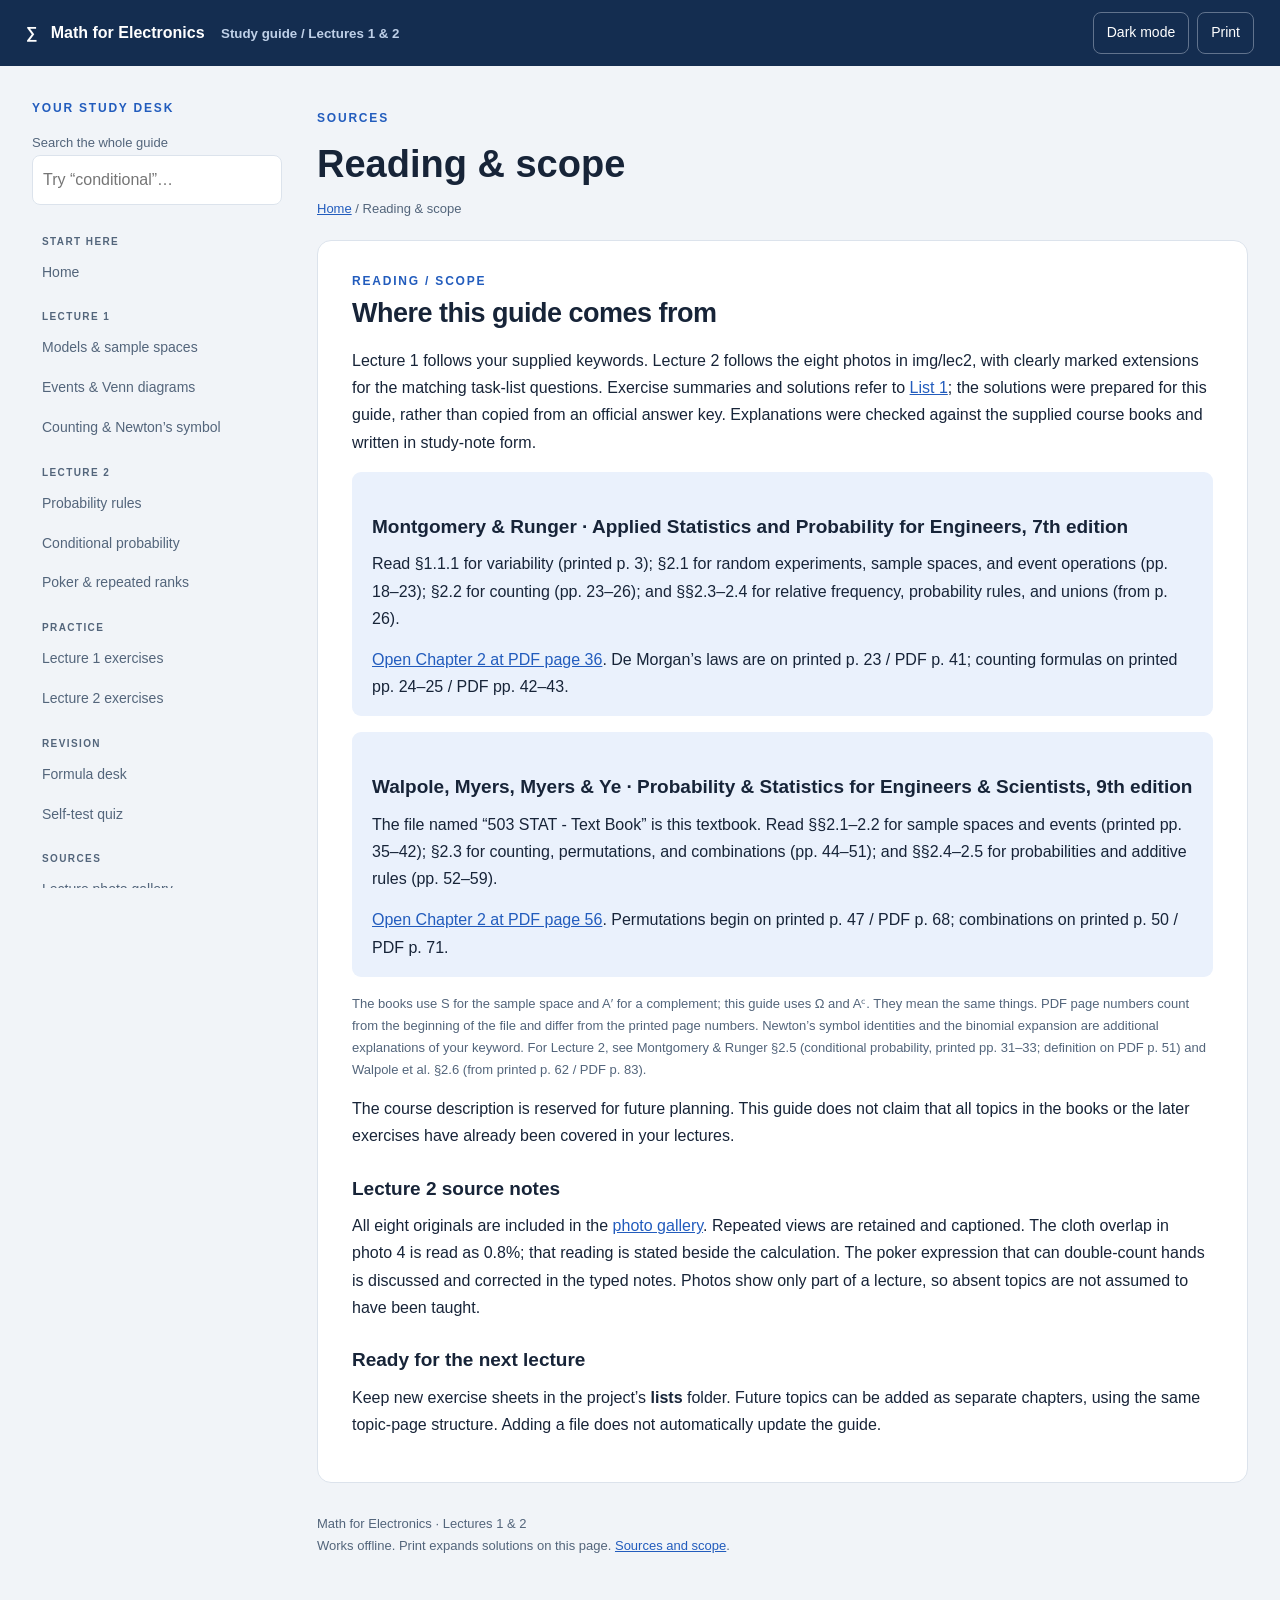
<file: references.html>
<!doctype html>
<html lang="en"><head><meta charset="utf-8"><meta name="viewport" content="width=device-width,initial-scale=1"><title>Reading &amp; scope · Math for Electronics</title><meta name="description" content="An interactive study guide to probability models, events, Venn diagrams and combinatorics."><link rel="stylesheet" href="style.css"><link rel="stylesheet" href="practice.css"><link rel="stylesheet" href="katex/katex.min.css"><script src="theme.js"></script><script defer src="katex/katex.min.js"></script><script defer src="katex/auto-render.min.js"></script><script defer src="search-index.js"></script><script defer src="app.js"></script><script defer src="checks-data.js"></script><script defer src="exercises.js"></script></head>
<body data-page="references"><a class="skip" href="#main">Skip to guide</a><header><a href="index.html">∑ &nbsp; Math for Electronics <small>Study guide / Lectures 1 &amp; 2</small></a><div class="tools"><button id="menu" aria-expanded="false" aria-controls="sidebar">Menu</button><button id="theme">Dark mode</button><button id="print">Print</button></div></header>
<div class="layout"><aside id="sidebar"><p class="eyebrow">Your study desk</p><label class="mini" for="search">Search the whole guide</label><input id="search" class="search" type="search" placeholder="Try “conditional”…"><div id="searchResults" aria-live="polite"></div><nav aria-label="Study pages"><p class="nav-label">Start here</p><a href="index.html" data-page-link="index">Home</a><p class="nav-label">Lecture 1</p><a href="models.html" data-page-link="models">Models & sample spaces</a><a href="events.html" data-page-link="events">Events & Venn diagrams</a><a href="counting.html" data-page-link="counting">Counting & Newton’s symbol</a><p class="nav-label">Lecture 2</p><a href="probability.html" data-page-link="probability">Probability rules</a><a href="conditional.html" data-page-link="conditional">Conditional probability</a><a href="poker.html" data-page-link="poker">Poker & repeated ranks</a><p class="nav-label">Practice</p><a href="practice-1.html" data-page-link="practice-1">Lecture 1 exercises</a><a href="practice-2.html" data-page-link="practice-2">Lecture 2 exercises</a><p class="nav-label">Revision</p><a href="formulas.html" data-page-link="formulas">Formula desk</a><a href="quiz.html" data-page-link="quiz">Self-test quiz</a><p class="nav-label">Sources</p><a href="photos.html" data-page-link="photos">Lecture photo gallery</a><a href="references.html" data-page-link="references" class="active" aria-current="page">Reading & scope</a></nav><div class="progress"><span id="progressText">0 of 9 topics mastered</span><progress id="progressBar" max="9" value="0"></progress><p>Tick topics as you master them.</p><button id="resetProgress">Reset progress</button></div></aside><main id="main"><div class="page-heading"><p class="eyebrow">Sources</p><h1>Reading & scope</h1><p><a href="index.html">Home</a> / Reading & scope</p></div><section class="topic" id="references"><div class="eyebrow">Reading / Scope</div><h2>Where this guide comes from</h2><p>Lecture 1 follows your supplied keywords. Lecture 2 follows the eight photos in img/lec2, with clearly marked extensions for the matching task-list questions. Exercise summaries and solutions refer to <a href="../lists/list1.pdf">List 1</a>; the solutions were prepared for this guide, rather than copied from an official answer key. Explanations were checked against the supplied course books and written in study-note form.</p><div id="bookReferences"><div class="box"><h3>Montgomery &amp; Runger · Applied Statistics and Probability for Engineers, 7th edition</h3><p>Read §1.1.1 for variability (printed p. 3); §2.1 for random experiments, sample spaces, and event operations (pp. 18–23); §2.2 for counting (pp. 23–26); and §§2.3–2.4 for relative frequency, probability rules, and unions (from p. 26).</p><p><a href="../Douglas%20C.%20Montgomery,%20George%20C.%20Runger%20-%20Applied%20Statistics%20and%20Probability%20for%20Engineers-Wiley%20(2018).pdf#page=36">Open Chapter 2 at PDF page 36</a>. De Morgan’s laws are on printed p. 23 / PDF p. 41; counting formulas on printed pp. 24–25 / PDF pp. 42–43.</p></div><div class="box"><h3>Walpole, Myers, Myers &amp; Ye · Probability &amp; Statistics for Engineers &amp; Scientists, 9th edition</h3><p>The file named “503 STAT - Text Book” is this textbook. Read §§2.1–2.2 for sample spaces and events (printed pp. 35–42); §2.3 for counting, permutations, and combinations (pp. 44–51); and §§2.4–2.5 for probabilities and additive rules (pp. 52–59).</p><p><a href="../503%20STAT%20-%20Text%20Book.pdf#page=56">Open Chapter 2 at PDF page 56</a>. Permutations begin on printed p. 47 / PDF p. 68; combinations on printed p. 50 / PDF p. 71.</p></div><p class="mini">The books use S for the sample space and A′ for a complement; this guide uses Ω and Aᶜ. They mean the same things. PDF page numbers count from the beginning of the file and differ from the printed page numbers. Newton’s symbol identities and the binomial expansion are additional explanations of your keyword. For Lecture 2, see Montgomery &amp; Runger §2.5 (conditional probability, printed pp. 31–33; definition on PDF p. 51) and Walpole et al. §2.6 (from printed p. 62 / PDF p. 83).</p></div><p>The course description is reserved for future planning. This guide does not claim that all topics in the books or the later exercises have already been covered in your lectures.</p><h3>Lecture 2 source notes</h3><p>All eight originals are included in the <a href="photos.html">photo gallery</a>. Repeated views are retained and captioned. The cloth overlap in photo 4 is read as 0.8%; that reading is stated beside the calculation. The poker expression that can double-count hands is discussed and corrected in the typed notes. Photos show only part of a lecture, so absent topics are not assumed to have been taught.</p><h3>Ready for the next lecture</h3><p>Keep new exercise sheets in the project’s <b>lists</b> folder. Future topics can be added as separate chapters, using the same topic-page structure. Adding a file does not automatically update the guide.</p></section><footer>Math for Electronics · Lectures 1 &amp; 2<br>Works offline. Print expands solutions on this page. <a href="references.html">Sources and scope</a>.</footer></main></div></body></html>
</file>
<file: style.css>
:root{--bg:#f1f4f8;--paper:#fff;--ink:#172438;--muted:#53657b;--line:#dce3ec;--accent:#225cbd;--soft:#eaf1fc;--green:#087765;--warn:#87590b;--warm:#fff5dc;--nav:#142d50}
[data-theme=dark]{--bg:#101824;--paper:#192537;--ink:#e6edf7;--muted:#afbdd0;--line:#34445c;--accent:#91b8ff;--soft:#213755;--green:#75dcc5;--warn:#ffd27b;--warm:#352e21;--nav:#0d192a}
*{box-sizing:border-box}html{scroll-behavior:smooth;scroll-padding-top:90px}body{margin:0;background:var(--bg);color:var(--ink);font:16px/1.7 'Segoe UI',Arial,sans-serif}a{color:var(--accent)}button,input,select{font:inherit}button,select{cursor:pointer}button,.button{border:1px solid var(--line);border-radius:8px;background:var(--paper);color:var(--ink);padding:8px 13px;text-decoration:none}button:hover,.button:hover{border-color:var(--accent)}:focus-visible{outline:3px solid var(--accent);outline-offset:3px}header{background:var(--nav);color:white;position:sticky;top:0;z-index:5;padding:12px 26px;display:flex;justify-content:space-between;align-items:center;gap:12px}header a{color:white;text-decoration:none;font-weight:750}header small{color:#bfd0e8;margin-left:12px}header button{background:transparent;color:white;border-color:#61738d;font-size:14px}header .tools{display:flex;gap:8px}.layout{max-width:1440px;margin:auto;display:grid;grid-template-columns:250px minmax(0,1fr);gap:35px;padding:32px}aside{position:sticky;top:88px;align-self:start;max-height:calc(100vh - 110px);overflow:auto}aside .eyebrow{margin:0 0 10px}nav a{display:block;text-decoration:none;color:var(--muted);padding:8px 10px;border-radius:7px;font-size:14px}nav a:hover,nav a.active{background:var(--soft);color:var(--accent)}nav a b{display:inline-block;width:26px;color:var(--accent)}.search{width:100%;border:1px solid var(--line);background:var(--paper);color:var(--ink);padding:10px;border-radius:8px;margin-bottom:12px}#searchResults a{font-size:13px;display:block;padding:4px}#searchResults{font-size:13px;margin-bottom:12px}main{min-width:0;max-width:1020px}.hero{background:var(--nav);color:white;border-radius:18px;padding:38px 42px;position:relative;overflow:hidden}.hero p{color:#d1dcee;max-width:660px}.hero h1{font-size:clamp(32px,4vw,48px);line-height:1.15;margin:12px 0 18px;letter-spacing:-1.4px}.eyebrow{font-size:12px;text-transform:uppercase;letter-spacing:1.8px;font-weight:750;color:var(--accent)}.hero .eyebrow{color:#8fe0cc}.chips{display:flex;flex-wrap:wrap;gap:8px}.chips span{border:1px solid #526680;border-radius:20px;padding:3px 12px;font-size:12px}.route{display:grid;grid-template-columns:repeat(3,1fr);gap:14px;margin:18px 0 30px}.route a{background:var(--paper);border:1px solid var(--line);border-radius:10px;padding:16px;text-decoration:none;font-weight:700}.route small{display:block;color:var(--muted);font-weight:400}.topic{background:var(--paper);border:1px solid var(--line);border-radius:14px;padding:30px 34px;margin:24px 0;scroll-margin-top:85px}h2{font-size:27px;line-height:1.25;letter-spacing:-.5px;margin:6px 0 16px}h3{font-size:19px;line-height:1.4;margin:26px 0 8px}p{margin:10px 0 14px}li{margin:5px 0}.lead{color:var(--muted);font-size:18px}.grid{display:grid;grid-template-columns:1fr 1fr;gap:18px}.box,.example,.note{border-radius:9px;background:var(--soft);padding:16px 20px;margin:16px 0}.example{border-left:3px solid var(--green)}.note{background:var(--warm);border-left:3px solid var(--warn)}.box p:last-child,.note p:last-child,.example p:last-child{margin-bottom:0}.math{overflow-x:auto;padding:10px 0;font-size:1.05em}.katex-display{margin:.35em 0!important;text-align:left!important}.katex-display>.katex{text-align:left!important}.table-wrap{overflow-x:auto}table{border-collapse:collapse;width:100%;margin:14px 0;font-size:14px}th,td{text-align:left;border-bottom:1px solid var(--line);padding:11px 12px;vertical-align:top}th{background:var(--soft)}.done{display:flex;gap:9px;align-items:center;margin-top:24px;padding-top:15px;border-top:1px solid var(--line);font-size:14px;color:var(--green)}input[type=checkbox]{width:18px;height:18px;accent-color:var(--green)}progress{width:100%;height:9px;accent-color:var(--green)}.progress{border-top:1px solid var(--line);margin-top:20px;padding:16px 10px;font-size:13px;color:var(--muted)}details{border:1px solid var(--line);border-radius:9px;margin:12px 0;padding:12px 17px}summary{cursor:pointer;font-weight:650;color:var(--accent)}details p{font-size:15px}.mini{font-size:13px;color:var(--muted)}.controls{display:flex;flex-wrap:wrap;gap:10px;align-items:center}.controls label{font-size:14px}.controls input,.controls select{background:var(--paper);color:var(--ink);border:1px solid var(--line);border-radius:7px;padding:7px;width:100%}.controls label{min-width:95px;flex:1}.lab{border:1px solid var(--line);background:var(--bg);padding:22px;border-radius:12px;margin:18px 0}.lab svg{display:block;width:100%;height:auto;max-width:610px;margin:15px auto}.venn-buttons{display:flex;flex-wrap:wrap;gap:7px}.venn-buttons button[aria-pressed=true]{background:var(--accent);color:var(--paper);border-color:var(--accent)}output{display:block;background:var(--paper);border:1px solid var(--line);padding:14px;border-radius:9px;margin-top:14px;overflow-wrap:anywhere}.quiz-options{display:grid;gap:8px}.quiz-options button{text-align:left}.quiz-options button.chosen{border:2px solid var(--accent);background:var(--soft)}.quiz-options button:disabled{cursor:default;opacity:.85}#quizFeedback{min-height:65px}.quiz-nav{display:flex;justify-content:space-between;gap:10px;margin-top:16px}.success{color:var(--green)}.error{color:var(--warn)}footer{font-size:13px;color:var(--muted);margin:30px 0 60px}.skip{position:absolute;left:-9999px}.skip:focus{left:10px;top:10px;z-index:20;background:white;padding:10px}#menu{display:none}[hidden]{display:none!important}.symbol{font-family:Georgia,serif;font-size:1.15em}#formulaList .formula-item{border-bottom:1px solid var(--line);padding:8px 0}.number{font-variant-numeric:tabular-nums}.print-only{display:none}
@media(max-width:1000px){.layout{grid-template-columns:210px minmax(0,1fr);gap:22px;padding:22px}.topic{padding:25px}.hero{padding:30px}header small{display:none}}
@media(max-width:760px){header{padding:10px 14px}header a{font-size:14px}header button{padding:6px 9px}.layout{display:block;padding:16px}aside{display:none;position:static;max-height:none;margin-bottom:20px}aside.open{display:block}#menu{display:inline-block}.hero{padding:26px}.topic{padding:23px 19px}.grid,.route{grid-template-columns:1fr}.route{gap:8px}.route a{padding:10px 16px}.hero h1{font-size:34px}h2{font-size:24px}.lab{padding:14px}}
[data-theme=dark] #vennSvg>g[fill="#8bb8f0"]{fill:#234c7b}
@media(prefers-reduced-motion:reduce){html{scroll-behavior:auto}}
.nav-label{font-size:10px;font-weight:800;letter-spacing:1.4px;text-transform:uppercase;color:var(--muted);margin:16px 10px 3px}.page-heading h1{font-size:clamp(27px,3vw,38px);line-height:1.2;margin:5px 0}.page-heading>p:last-child{font-size:13px;color:var(--muted)}.page-turn{display:flex;justify-content:space-between;flex-wrap:wrap;gap:12px}.photo-grid{display:grid;grid-template-columns:1fr 1fr;gap:20px}.photo-card{margin:0;background:var(--paper);border:1px solid var(--line);border-radius:12px;overflow:hidden;scroll-margin-top:90px}.photo-card img,.source-photo img{display:block;width:100%;height:auto}.photo-card figcaption{padding:18px}.photo-card figcaption p{font-size:14px;color:var(--muted)}.source-photo figure{margin:15px 0 0}.source-photo figcaption,.source-note{font-size:13px;color:var(--muted)}.source-note{border-top:1px dashed var(--line);padding-top:12px}.number-tiles{display:grid;grid-template-columns:repeat(9,1fr);gap:8px;margin:20px 0}.number-tile{text-align:center;border:2px solid var(--line);border-radius:8px;padding:10px 0;color:var(--muted);opacity:.45}.number-tile.in-condition{border-color:var(--accent);opacity:1;color:var(--ink)}.number-tile.in-both{background:var(--accent);color:var(--paper);font-weight:800}#conditionSelect{display:block;width:100%;padding:10px;background:var(--paper);color:var(--ink);border:1px solid var(--line);border-radius:8px}.topic:first-of-type{margin-top:20px}
@media(max-width:760px){.photo-grid{grid-template-columns:1fr}.number-tiles{grid-template-columns:repeat(3,1fr)}.page-turn a{width:100%}.nav-label{margin-top:10px}}
@media print{.photo-grid{grid-template-columns:1fr 1fr}.photo-card{break-inside:avoid}.source-photo{display:none}.page-heading h1{font-size:22pt}.number-tile{opacity:1}.number-tile.in-both{background:#dce9fb;color:#111}}
@media print{html,html[data-theme=dark]{--bg:#fff;--paper:#fff;--ink:#111;--muted:#333;--line:#ccc;--accent:#174b91;--soft:#f4f4f4;scroll-behavior:auto}body{background:white;color:black;font-size:10pt}header,aside,.route,.tools,.done,.controls,.venn-buttons,#quiz,.no-print{display:none!important}.layout{display:block;padding:0}main{max-width:none}.hero{background:white;color:black;padding:0}.hero p,.hero .eyebrow{color:black}.chips{display:none}.topic{border:0;border-top:1px solid #aaa;padding:14px 0;margin:12px 0;break-inside:auto}.box,.note,.example{background:#f4f4f4;color:black;break-inside:avoid}h2,h3,summary{break-after:avoid;color:black}.print-only{display:block}a{color:black}details{break-inside:avoid}.lab{break-inside:avoid}footer{margin:15px 0}.math{overflow:visible}.katex{font-size:1em}#formulaSearch{display:none}[data-theme=dark] #vennSvg>g[fill="#8bb8f0"]{fill:#8bb8f0}}
</file>
<file: practice.css>
.practice-strip{display:flex;align-items:center;gap:20px;padding:20px 24px;margin:18px 0;background:var(--soft);border:1px solid var(--line);border-radius:12px}.practice-strip>div{flex:1}.practice-strip p{font-size:14px;margin:5px 0}.practice-strip span{font-size:13px;color:var(--green);font-weight:650}.practice-strip button{font-size:13px}.checkpoint{border:1px solid var(--line);border-top:3px solid var(--green);background:var(--bg);padding:22px;border-radius:12px;margin:28px 0;scroll-margin-top:95px}.checkpoint-heading{display:flex;justify-content:space-between;gap:12px;align-items:start;border-bottom:1px solid var(--line);padding-bottom:15px}.checkpoint .eyebrow{font-size:10px;color:var(--green);margin:0 0 4px}.checkpoint h3{font-size:17px;margin:0}.checkpoint-status{font-size:12px;white-space:nowrap;color:var(--muted);padding-top:6px}.exercise-form h4{font-size:17px;font-weight:650;line-height:1.6;margin:20px 0 8px}.exercise-type{font-size:12px;color:var(--muted);text-transform:uppercase;letter-spacing:.7px;font-weight:700;margin:0 0 12px}.exercise-options{border:0;margin:0;padding:0;display:grid;gap:9px}.answer-option{display:flex;align-items:flex-start;gap:11px;padding:11px 14px;border:1px solid var(--line);border-radius:8px;background:var(--paper);font-size:15px;cursor:pointer}.answer-option:has(input:checked){border-color:var(--accent);background:var(--soft)}.answer-option input{width:18px;height:18px;flex:none;margin:4px 0 0;accent-color:var(--accent)}.answer-option input:disabled{cursor:default}.answer-label{display:block;font-size:14px;margin:0 0 6px}.numeric-answer{display:block;max-width:360px;width:100%;padding:11px 14px;border:1px solid var(--line);border-radius:8px;background:var(--paper);color:var(--ink);font-size:17px}.exercise-actions{display:flex;flex-wrap:wrap;gap:8px;margin:17px 0}.primary-button{background:var(--accent);color:var(--paper);font-weight:700;border-color:var(--accent)}button:disabled{opacity:.5;cursor:default}.exercise-hint{padding:12px 16px;border-left:3px solid var(--warn);background:var(--warm);border-radius:7px;font-size:14px;margin-bottom:14px}.exercise-feedback:empty{display:none}.exercise-feedback{padding:14px 17px;border:1px solid var(--line);border-radius:8px;margin:14px 0;font-size:15px;background:var(--paper)}.exercise-feedback p{margin:6px 0}.exercise-feedback.correct{border-left:4px solid var(--green)}.exercise-feedback.correct strong{color:var(--green)}.exercise-feedback.incorrect{border-left:4px solid var(--warn)}.exercise-feedback.revealed{border-left:4px solid var(--accent)}.checkpoint-nav{display:flex;align-items:center;justify-content:space-between;gap:8px;margin-top:17px;padding-top:14px;border-top:1px solid var(--line)}.checkpoint-nav button{font-size:13px}.checkpoint-nav span{white-space:nowrap}.quiz-status{font-size:14px;font-weight:650;color:var(--accent);padding:14px 0;border-bottom:1px solid var(--line)}.quiz-result{display:grid;grid-template-columns:1fr;gap:6px;padding:14px 0;border-bottom:1px solid var(--line)}.quiz-result button{text-align:left;background:var(--bg)}.quiz-result a{font-size:13px}.quiz-result .mini{padding:0 12px}#quizExercise .exercise-form{background:var(--bg);padding:3px 20px 18px;border-radius:10px}
@media(max-width:760px){.practice-strip{display:block;padding:17px}.practice-strip button{margin-top:12px}.checkpoint{padding:16px}.checkpoint-heading{display:block}.checkpoint-status{display:block}.checkpoint-nav{gap:6px}.checkpoint-nav button{padding:8px}.exercise-form h4{font-size:16px}.answer-option{font-size:14px;padding:10px}.exercise-actions button{font-size:13px}}
@media print{.checkpoint{break-inside:auto;padding:12px 0;border:0;border-top:1px solid #aaa;background:white}.checkpoint-heading{break-after:avoid}.checkpoint-status,.exercise-stage,.checkpoint-nav{display:none!important}.checkpoint .print-only{display:block}.checkpoint li{break-inside:avoid}.checkpoint li p{margin:5px 0}.practice-strip{display:none}}
</file>
